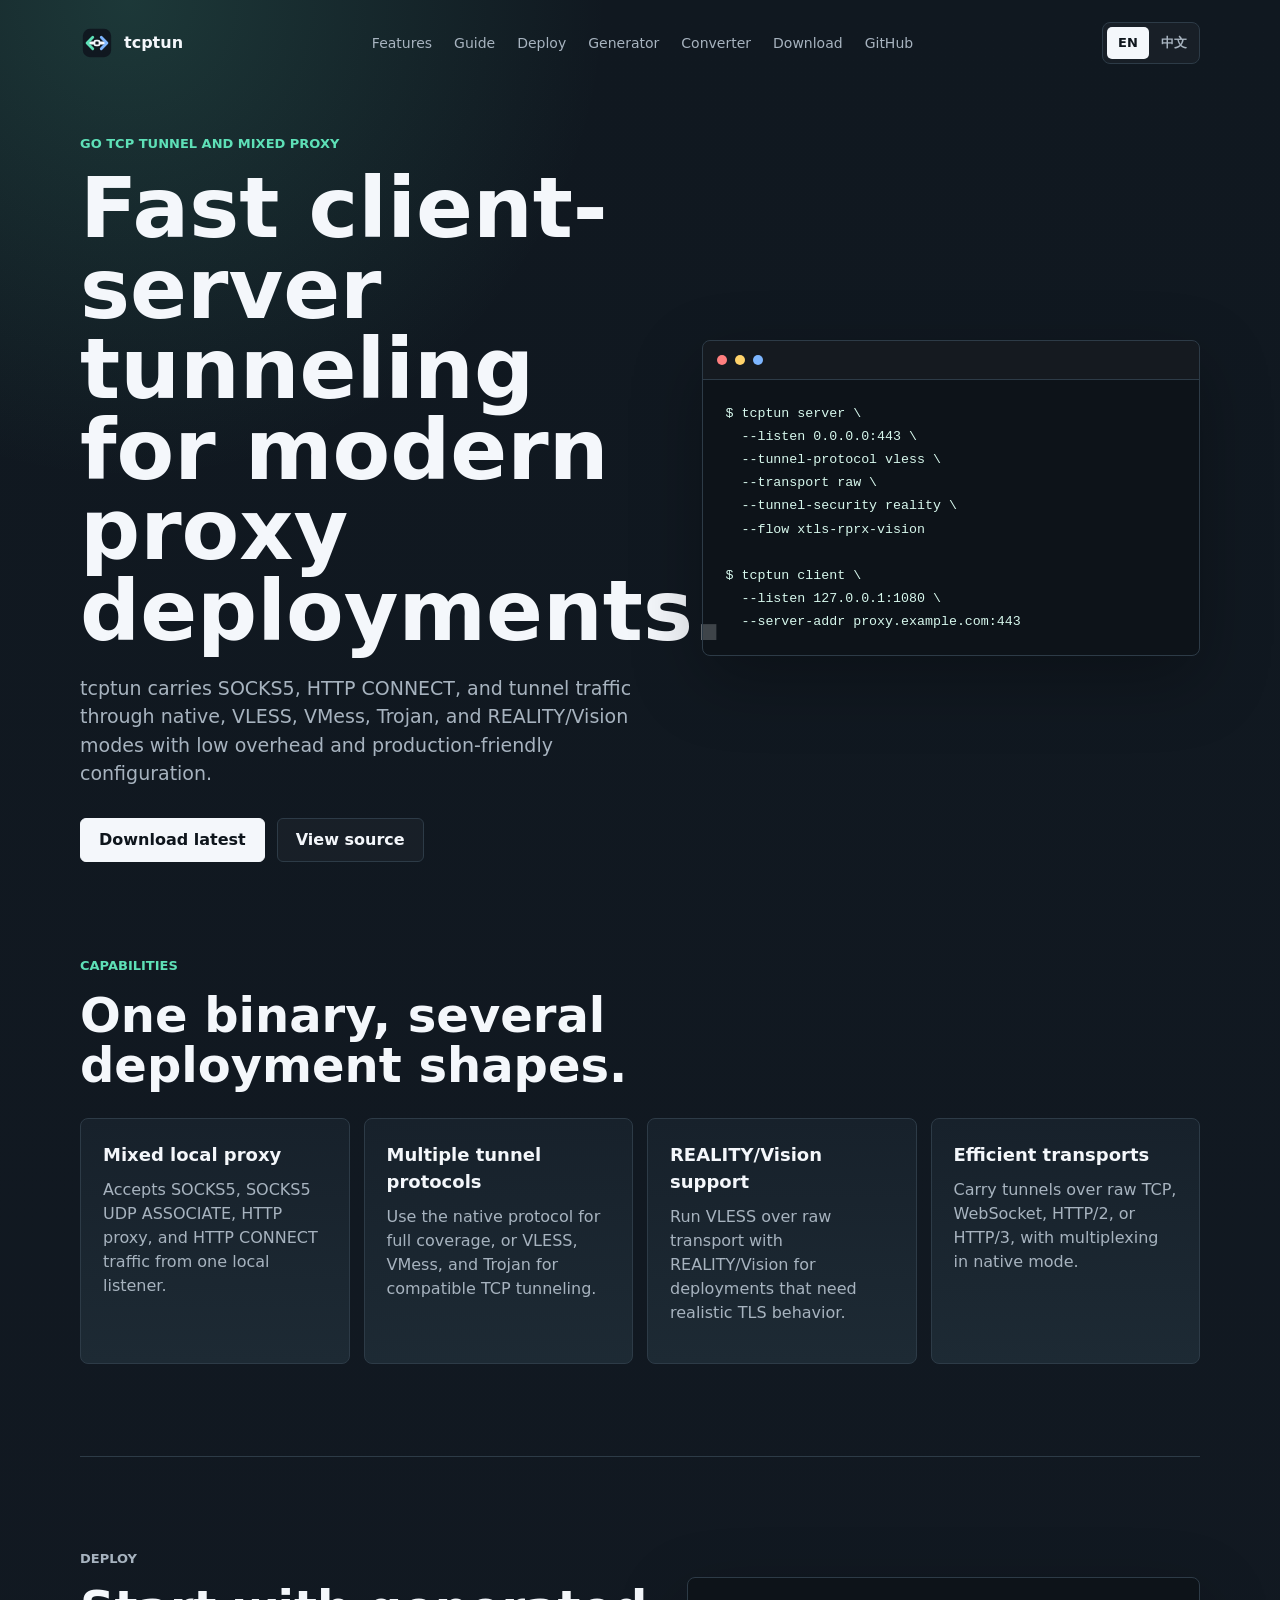
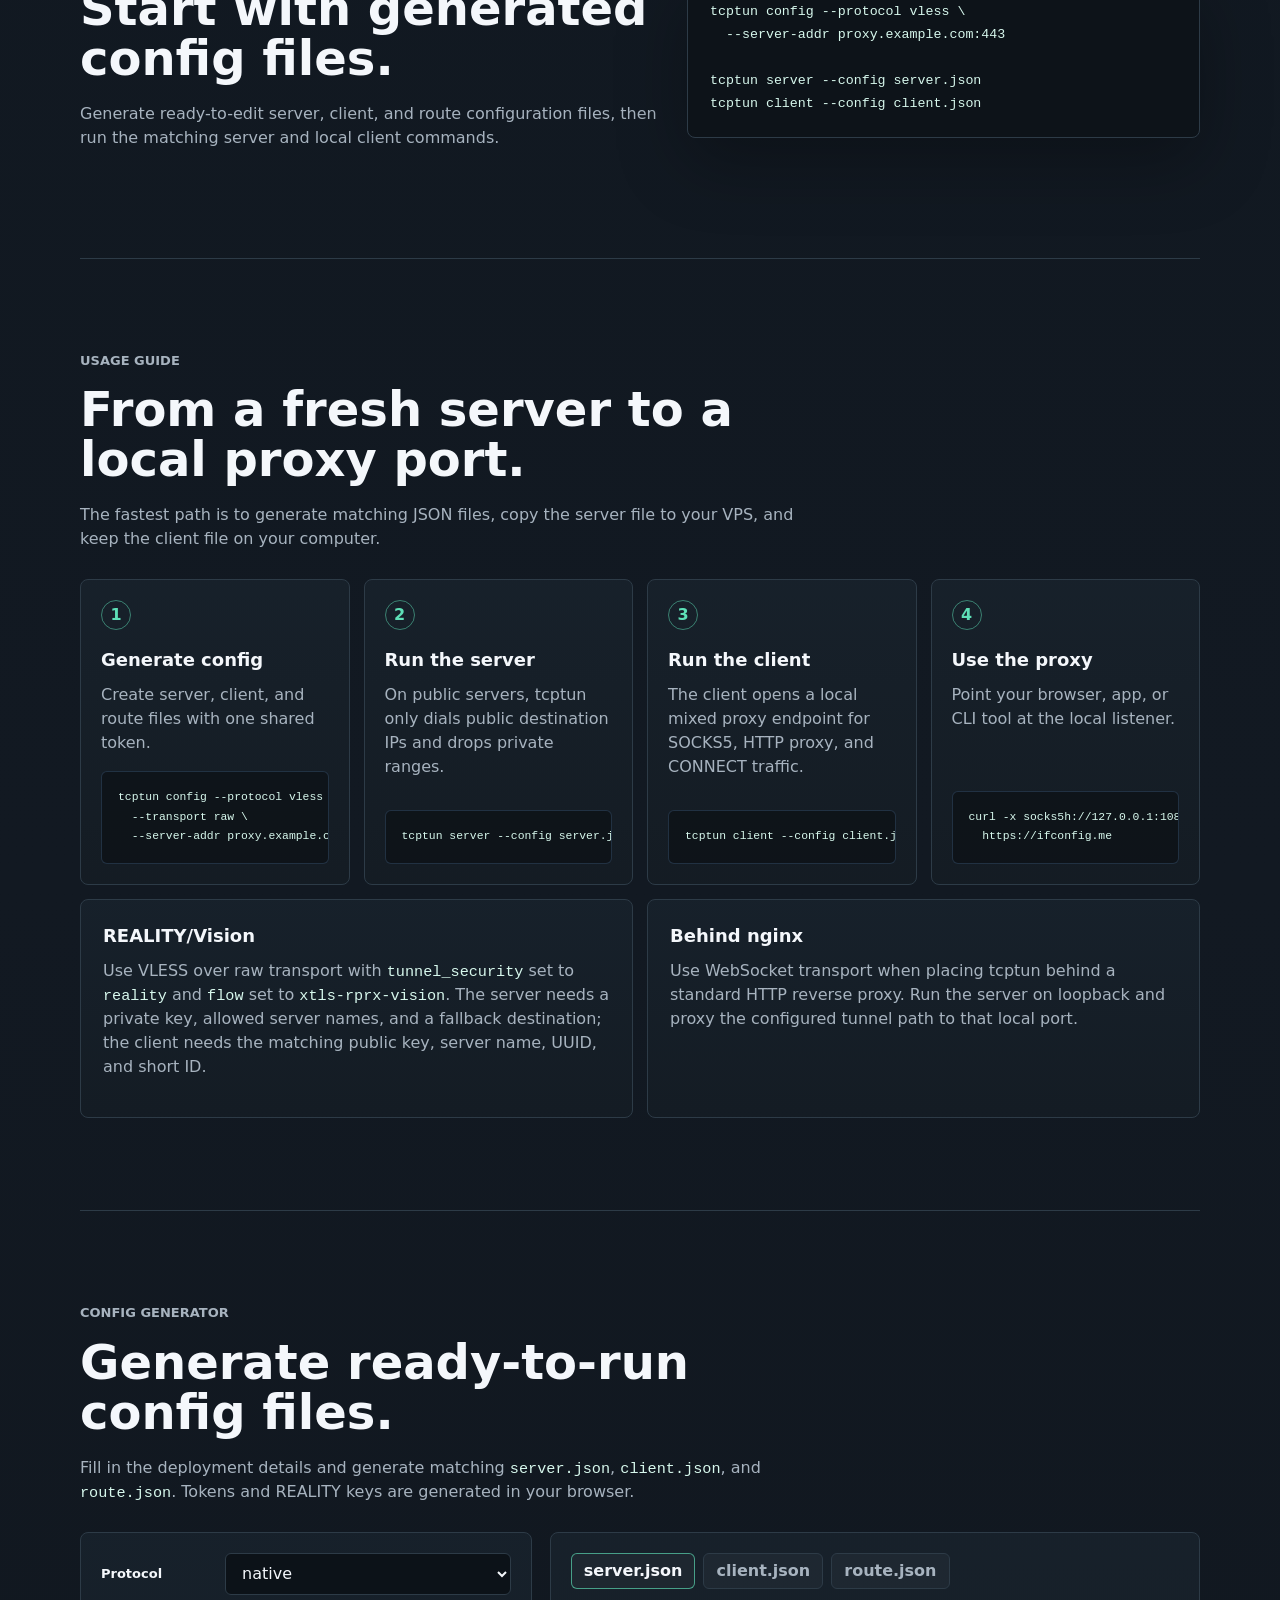
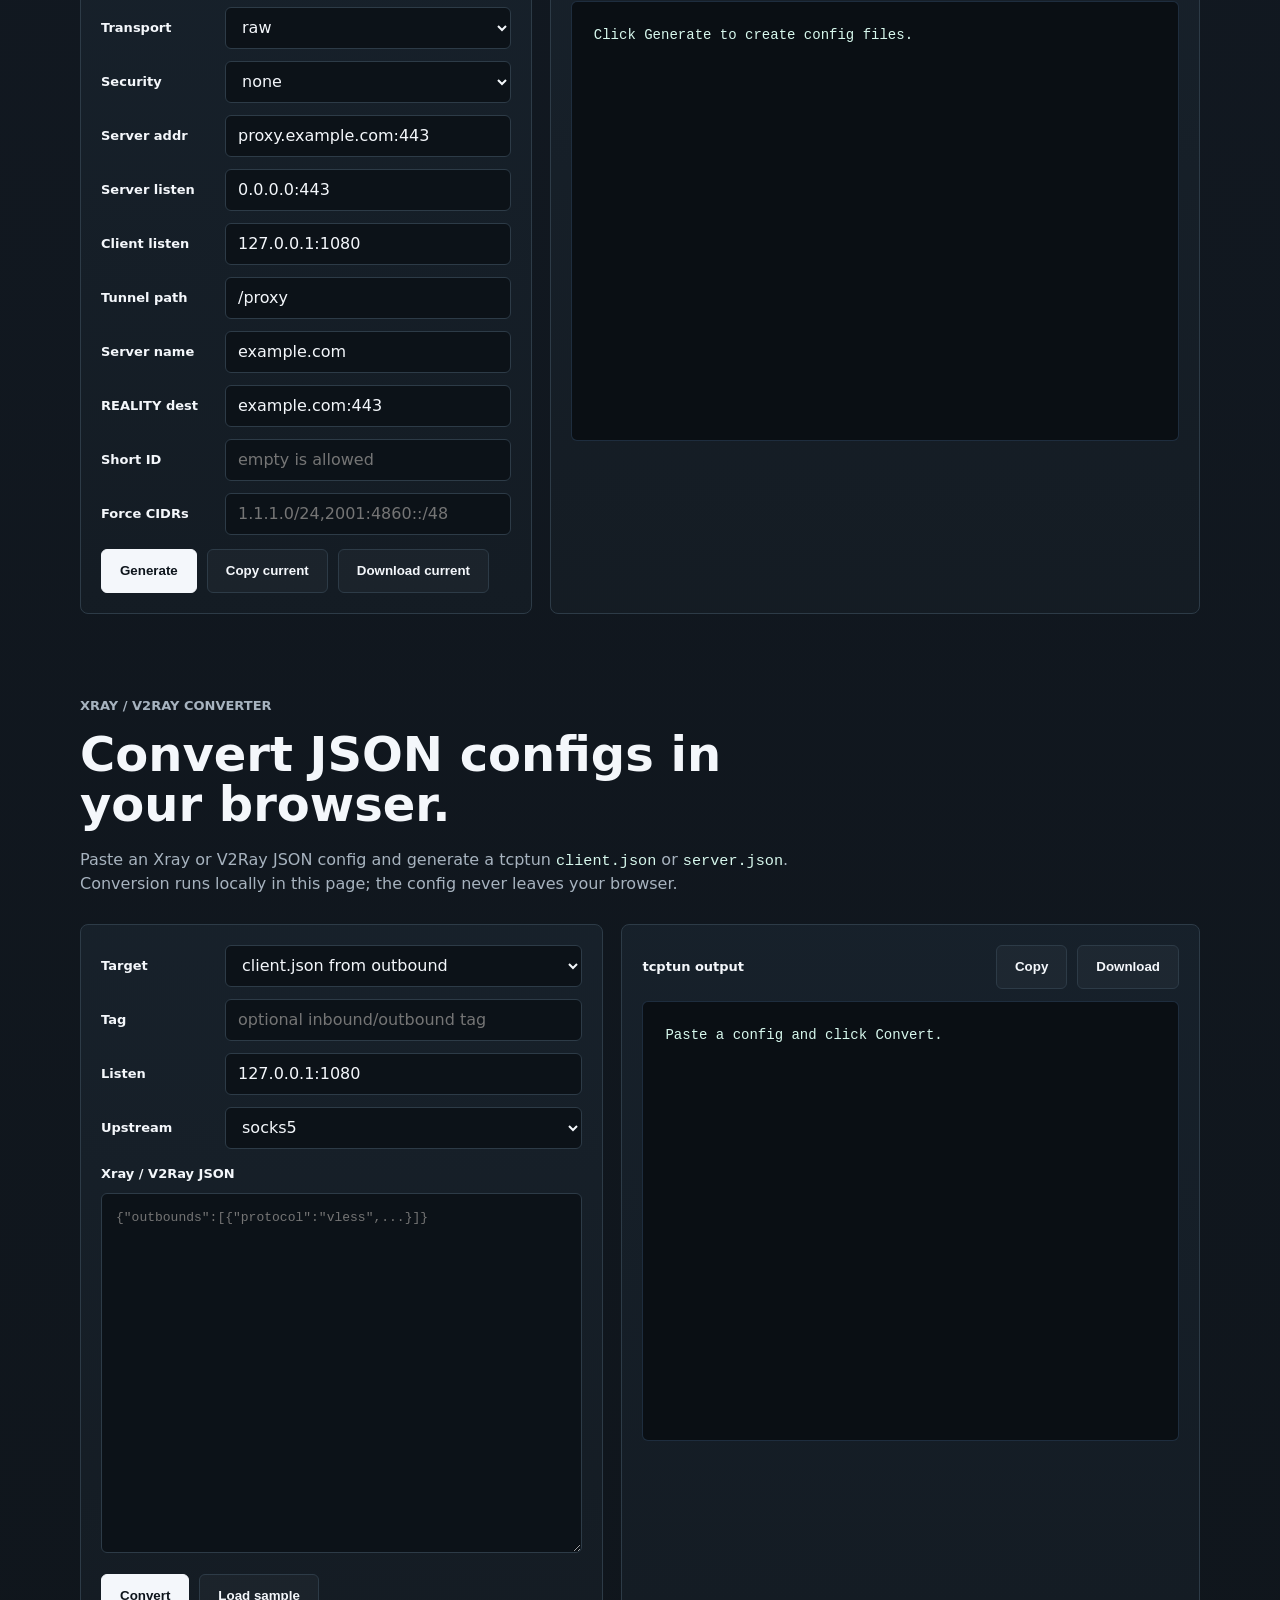
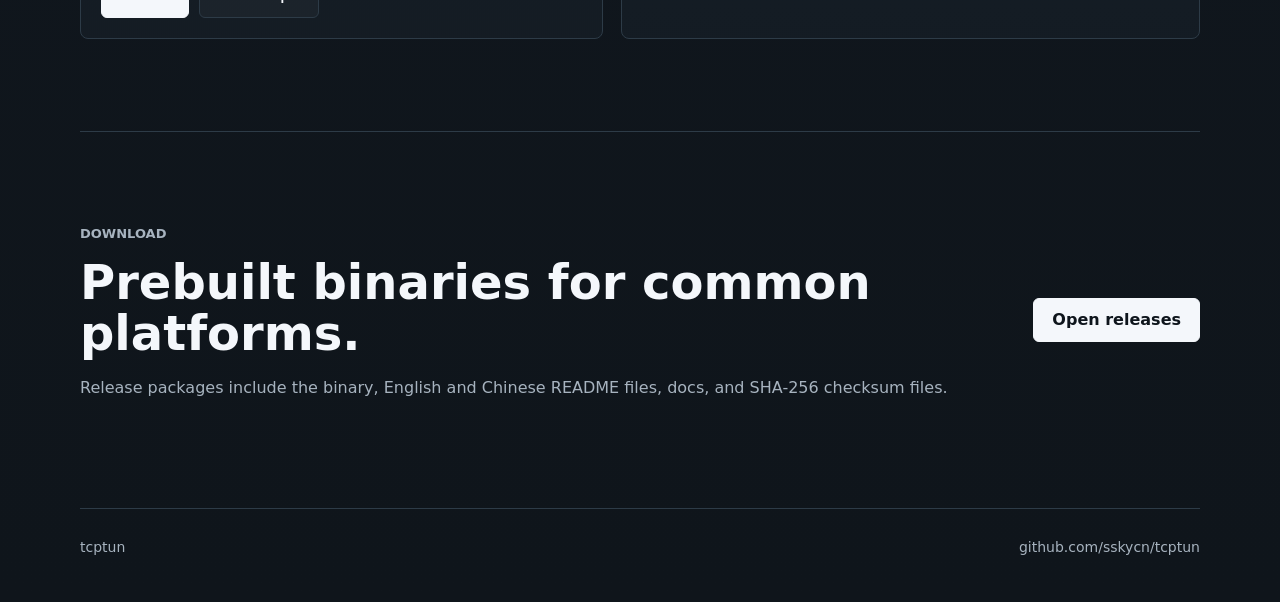
<file: site/index.html>
<!doctype html>
<html lang="en">
  <head>
    <meta charset="utf-8">
    <meta name="viewport" content="width=device-width, initial-scale=1">
    <title data-i18n="meta.title">tcptun - High-performance TCP tunnel and mixed proxy</title>
    <meta name="description" data-i18n-content="meta.description" content="tcptun is a high-performance Go TCP tunnel and mixed proxy for native, VLESS, VMess, Trojan, and REALITY/Vision client-server deployments.">
    <link rel="canonical" href="https://tcptun.com/">
    <meta property="og:title" content="tcptun">
    <meta property="og:description" data-i18n-content="meta.ogDescription" content="A high-performance Go TCP tunnel and mixed proxy with native, VLESS, VMess, Trojan, and REALITY/Vision support.">
    <meta property="og:type" content="website">
    <meta property="og:url" content="https://tcptun.com/">
    <meta name="theme-color" content="#101820">
    <link rel="icon" href="icon.svg?v=20260701-2" type="image/svg+xml">
    <link rel="stylesheet" href="styles.css">
  </head>
  <body>
    <header class="topbar">
      <a class="brand" href="/" aria-label="tcptun home">
        <img class="brand-icon" src="icon.svg?v=20260701-2" alt="" aria-hidden="true">
        <span>tcptun</span>
      </a>
      <nav class="nav" aria-label="Primary">
        <a href="#features" data-i18n="nav.features">Features</a>
        <a href="guide/" data-i18n="nav.guide">Guide</a>
        <a href="#deploy" data-i18n="nav.deploy">Deploy</a>
        <a href="#generator" data-i18n="nav.generator">Generator</a>
        <a href="#converter" data-i18n="nav.converter">Converter</a>
        <a href="#download" data-i18n="nav.download">Download</a>
        <a href="https://github.com/sskycn/tcptun">GitHub</a>
      </nav>
      <div class="language-switch" aria-label="Language">
        <button type="button" data-lang-option="en">EN</button>
        <button type="button" data-lang-option="zh">中文</button>
      </div>
    </header>

    <main>
      <section class="hero">
        <div class="hero-copy">
          <p class="eyebrow" data-i18n="hero.eyebrow">Go TCP tunnel and mixed proxy</p>
          <h1 data-i18n="hero.title">Fast client-server tunneling for modern proxy deployments.</h1>
          <p class="lede" data-i18n="hero.lede">
            tcptun carries SOCKS5, HTTP CONNECT, and tunnel traffic through native,
            VLESS, VMess, Trojan, and REALITY/Vision modes with low overhead and
            production-friendly configuration.
          </p>
          <div class="actions">
            <a class="button primary" href="https://github.com/sskycn/tcptun/releases/latest" data-i18n="hero.download">Download latest</a>
            <a class="button secondary" href="https://github.com/sskycn/tcptun" data-i18n="hero.source">View source</a>
          </div>
        </div>
        <div class="terminal" aria-label="tcptun command preview">
          <div class="terminal-bar">
            <span></span>
            <span></span>
            <span></span>
          </div>
          <pre><code>$ tcptun server \
  --listen 0.0.0.0:443 \
  --tunnel-protocol vless \
  --transport raw \
  --tunnel-security reality \
  --flow xtls-rprx-vision

$ tcptun client \
  --listen 127.0.0.1:1080 \
  --server-addr proxy.example.com:443</code></pre>
        </div>
      </section>

      <section id="features" class="section">
        <div class="section-heading">
          <p class="eyebrow" data-i18n="features.eyebrow">Capabilities</p>
          <h2 data-i18n="features.title">One binary, several deployment shapes.</h2>
        </div>
        <div class="feature-grid">
          <article>
            <h3 data-i18n="features.mixedTitle">Mixed local proxy</h3>
            <p data-i18n="features.mixedBody">Accepts SOCKS5, SOCKS5 UDP ASSOCIATE, HTTP proxy, and HTTP CONNECT traffic from one local listener.</p>
          </article>
          <article>
            <h3 data-i18n="features.protocolTitle">Multiple tunnel protocols</h3>
            <p data-i18n="features.protocolBody">Use the native protocol for full coverage, or VLESS, VMess, and Trojan for compatible TCP tunneling.</p>
          </article>
          <article>
            <h3 data-i18n="features.realityTitle">REALITY/Vision support</h3>
            <p data-i18n="features.realityBody">Run VLESS over raw transport with REALITY/Vision for deployments that need realistic TLS behavior.</p>
          </article>
          <article>
            <h3 data-i18n="features.transportTitle">Efficient transports</h3>
            <p data-i18n="features.transportBody">Carry tunnels over raw TCP, WebSocket, HTTP/2, or HTTP/3, with multiplexing in native mode.</p>
          </article>
        </div>
      </section>

      <section id="deploy" class="section split">
        <div>
          <p class="eyebrow" data-i18n="deploy.eyebrow">Deploy</p>
          <h2 data-i18n="deploy.title">Start with generated config files.</h2>
          <p data-i18n="deploy.body">
            Generate ready-to-edit server, client, and route configuration files,
            then run the matching server and local client commands.
          </p>
        </div>
        <div class="code-card">
          <pre><code>tcptun config --protocol vless \
  --server-addr proxy.example.com:443

tcptun server --config server.json
tcptun client --config client.json</code></pre>
        </div>
      </section>

      <section id="guide" class="section guide">
        <div class="section-heading">
          <p class="eyebrow" data-i18n="guide.eyebrow">Usage Guide</p>
          <h2 data-i18n="guide.title">From a fresh server to a local proxy port.</h2>
          <p data-i18n="guide.body">
            The fastest path is to generate matching JSON files, copy the server
            file to your VPS, and keep the client file on your computer.
          </p>
        </div>
        <div class="steps">
          <article>
            <span class="step-index">1</span>
            <h3 data-i18n="guide.step1Title">Generate config</h3>
            <p data-i18n="guide.step1Body">Create server, client, and route files with one shared token.</p>
            <pre><code>tcptun config --protocol vless \
  --transport raw \
  --server-addr proxy.example.com:443</code></pre>
          </article>
          <article>
            <span class="step-index">2</span>
            <h3 data-i18n="guide.step2Title">Run the server</h3>
            <p data-i18n="guide.step2Body">On public servers, tcptun only dials public destination IPs and drops private ranges.</p>
            <pre><code>tcptun server --config server.json</code></pre>
          </article>
          <article>
            <span class="step-index">3</span>
            <h3 data-i18n="guide.step3Title">Run the client</h3>
            <p data-i18n="guide.step3Body">The client opens a local mixed proxy endpoint for SOCKS5, HTTP proxy, and CONNECT traffic.</p>
            <pre><code>tcptun client --config client.json</code></pre>
          </article>
          <article>
            <span class="step-index">4</span>
            <h3 data-i18n="guide.step4Title">Use the proxy</h3>
            <p data-i18n="guide.step4Body">Point your browser, app, or CLI tool at the local listener.</p>
            <pre><code>curl -x socks5h://127.0.0.1:1080 \
  https://ifconfig.me</code></pre>
          </article>
        </div>
        <div class="guide-notes">
          <div>
            <h3 data-i18n="guide.realityTitle">REALITY/Vision</h3>
            <p data-i18n="guide.realityBody">
              Use VLESS over raw transport with <code>tunnel_security</code> set
              to <code>reality</code> and <code>flow</code> set to
              <code>xtls-rprx-vision</code>. The server needs a private key,
              allowed server names, and a fallback destination; the client needs
              the matching public key, server name, UUID, and short ID.
            </p>
          </div>
          <div>
            <h3 data-i18n="guide.nginxTitle">Behind nginx</h3>
            <p data-i18n="guide.nginxBody">
              Use WebSocket transport when placing tcptun behind a standard HTTP
              reverse proxy. Run the server on loopback and proxy the configured
              tunnel path to that local port.
            </p>
          </div>
        </div>
      </section>

      <section id="converter" class="section converter-section">
        <div id="generator" class="section-heading">
          <p class="eyebrow" data-i18n="generator.eyebrow">Config Generator</p>
          <h2 data-i18n="generator.title">Generate ready-to-run config files.</h2>
          <p data-i18n="generator.body">
            Fill in the deployment details and generate matching
            <code>server.json</code>, <code>client.json</code>, and
            <code>route.json</code>. Tokens and REALITY keys are generated in
            your browser.
          </p>
        </div>
        <div class="generator">
          <div class="generator-form">
            <div class="field-row">
              <label for="gen-protocol" data-i18n="generator.protocol">Protocol</label>
              <select id="gen-protocol">
                <option value="native">native</option>
                <option value="vless">vless</option>
                <option value="vmess">vmess</option>
                <option value="trojan">trojan</option>
              </select>
            </div>
            <div class="field-row">
              <label for="gen-transport" data-i18n="generator.transport">Transport</label>
              <select id="gen-transport">
                <option value="raw">raw</option>
                <option value="ws">ws</option>
                <option value="h2">h2</option>
                <option value="h3">h3</option>
              </select>
            </div>
            <div class="field-row">
              <label for="gen-security" data-i18n="generator.security">Security</label>
              <select id="gen-security">
                <option value="none">none</option>
                <option value="tls">tls</option>
                <option value="reality">reality</option>
              </select>
            </div>
            <div class="field-row">
              <label for="gen-server-addr" data-i18n="generator.serverAddr">Server addr</label>
              <input id="gen-server-addr" type="text" value="proxy.example.com:443">
            </div>
            <div class="field-row">
              <label for="gen-server-listen" data-i18n="generator.serverListen">Server listen</label>
              <input id="gen-server-listen" type="text" value="0.0.0.0:443">
            </div>
            <div class="field-row">
              <label for="gen-client-listen" data-i18n="generator.clientListen">Client listen</label>
              <input id="gen-client-listen" type="text" value="127.0.0.1:1080">
            </div>
            <div class="field-row">
              <label for="gen-path" data-i18n="generator.path">Tunnel path</label>
              <input id="gen-path" type="text" value="/proxy">
            </div>
            <div class="field-row">
              <label for="gen-server-name" data-i18n="generator.serverName">Server name</label>
              <input id="gen-server-name" type="text" value="example.com">
            </div>
            <div class="field-row">
              <label for="gen-reality-dest" data-i18n="generator.realityDest">REALITY dest</label>
              <input id="gen-reality-dest" type="text" value="example.com:443">
            </div>
            <div class="field-row">
              <label for="gen-short-id" data-i18n="generator.shortID">Short ID</label>
              <input id="gen-short-id" type="text" placeholder="empty is allowed" data-i18n-placeholder="generator.shortIDPlaceholder">
            </div>
            <div class="field-row">
              <label for="gen-force-cidrs" data-i18n="generator.forceCIDRs">Force CIDRs</label>
              <input id="gen-force-cidrs" type="text" placeholder="1.1.1.0/24,2001:4860::/48">
            </div>
            <div class="converter-actions">
              <button class="button primary" id="generate-button" type="button" data-i18n="generator.generate">Generate</button>
              <button class="button secondary" id="generator-copy-button" type="button" data-i18n="generator.copy">Copy current</button>
              <button class="button secondary" id="generator-download-button" type="button" data-i18n="generator.download">Download current</button>
            </div>
          </div>
          <div class="generator-output">
            <div class="tabs" role="tablist" aria-label="Generated files" data-i18n-aria-label="generator.generatedFiles">
              <button class="tab active" data-generated-file="server" type="button">server.json</button>
              <button class="tab" data-generated-file="client" type="button">client.json</button>
              <button class="tab" data-generated-file="route" type="button">route.json</button>
            </div>
            <pre class="converter-output" id="generator-output" aria-live="polite"><code data-i18n="generator.initialOutput">Click Generate to create config files.</code></pre>
            <p class="converter-status" id="generator-status"></p>
          </div>
        </div>

        <div class="section-heading">
          <p class="eyebrow" data-i18n="converter.eyebrow">Xray / V2Ray Converter</p>
          <h2 data-i18n="converter.title">Convert JSON configs in your browser.</h2>
          <p data-i18n="converter.body">
            Paste an Xray or V2Ray JSON config and generate a tcptun
            <code>client.json</code> or <code>server.json</code>. Conversion runs
            locally in this page; the config never leaves your browser.
          </p>
        </div>
        <div class="converter">
          <div class="converter-pane">
            <div class="field-row">
              <label for="target" data-i18n="converter.target">Target</label>
              <select id="target">
                <option value="client" data-i18n="converter.targetClient">client.json from outbound</option>
                <option value="server" data-i18n="converter.targetServer">server.json from inbound</option>
              </select>
            </div>
            <div class="field-row">
              <label for="tag" data-i18n="converter.tag">Tag</label>
              <input id="tag" type="text" placeholder="optional inbound/outbound tag" data-i18n-placeholder="converter.tagPlaceholder">
            </div>
            <div class="field-row">
              <label for="listen" data-i18n="converter.listen">Listen</label>
              <input id="listen" type="text" value="127.0.0.1:1080">
            </div>
            <div class="field-row" id="upstream-row">
              <label for="upstream" data-i18n="converter.upstream">Upstream</label>
              <select id="upstream">
                <option value="socks5">socks5</option>
                <option value="mixed">mixed</option>
              </select>
            </div>
            <label class="textarea-label" for="source-config" data-i18n="converter.source">Xray / V2Ray JSON</label>
            <textarea id="source-config" spellcheck="false" placeholder='{"outbounds":[{"protocol":"vless",...}]}'></textarea>
            <div class="converter-actions">
              <button class="button primary" id="convert-button" type="button" data-i18n="converter.convert">Convert</button>
              <button class="button secondary" id="sample-button" type="button" data-i18n="converter.sample">Load sample</button>
            </div>
          </div>
          <div class="converter-pane output-pane">
            <div class="output-heading">
              <span data-i18n="converter.output">tcptun output</span>
              <div class="converter-actions compact">
                <button class="button secondary" id="copy-button" type="button" data-i18n="converter.copy">Copy</button>
                <button class="button secondary" id="download-button" type="button" data-i18n="converter.download">Download</button>
              </div>
            </div>
            <pre class="converter-output" id="converter-output" aria-live="polite"><code data-i18n="converter.initialOutput">Paste a config and click Convert.</code></pre>
            <p class="converter-status" id="converter-status"></p>
          </div>
        </div>
      </section>

      <section id="download" class="section download">
        <div>
          <p class="eyebrow" data-i18n="download.eyebrow">Download</p>
          <h2 data-i18n="download.title">Prebuilt binaries for common platforms.</h2>
          <p data-i18n="download.body">Release packages include the binary, English and Chinese README files, docs, and SHA-256 checksum files.</p>
        </div>
        <a class="button primary" href="https://github.com/sskycn/tcptun/releases/latest" data-i18n="download.open">Open releases</a>
      </section>
    </main>

    <footer class="footer">
      <span>tcptun</span>
      <a href="https://github.com/sskycn/tcptun">github.com/sskycn/tcptun</a>
    </footer>
    <script src="converter.js?v=20260701-2"></script>
  </body>
</html>
</file>
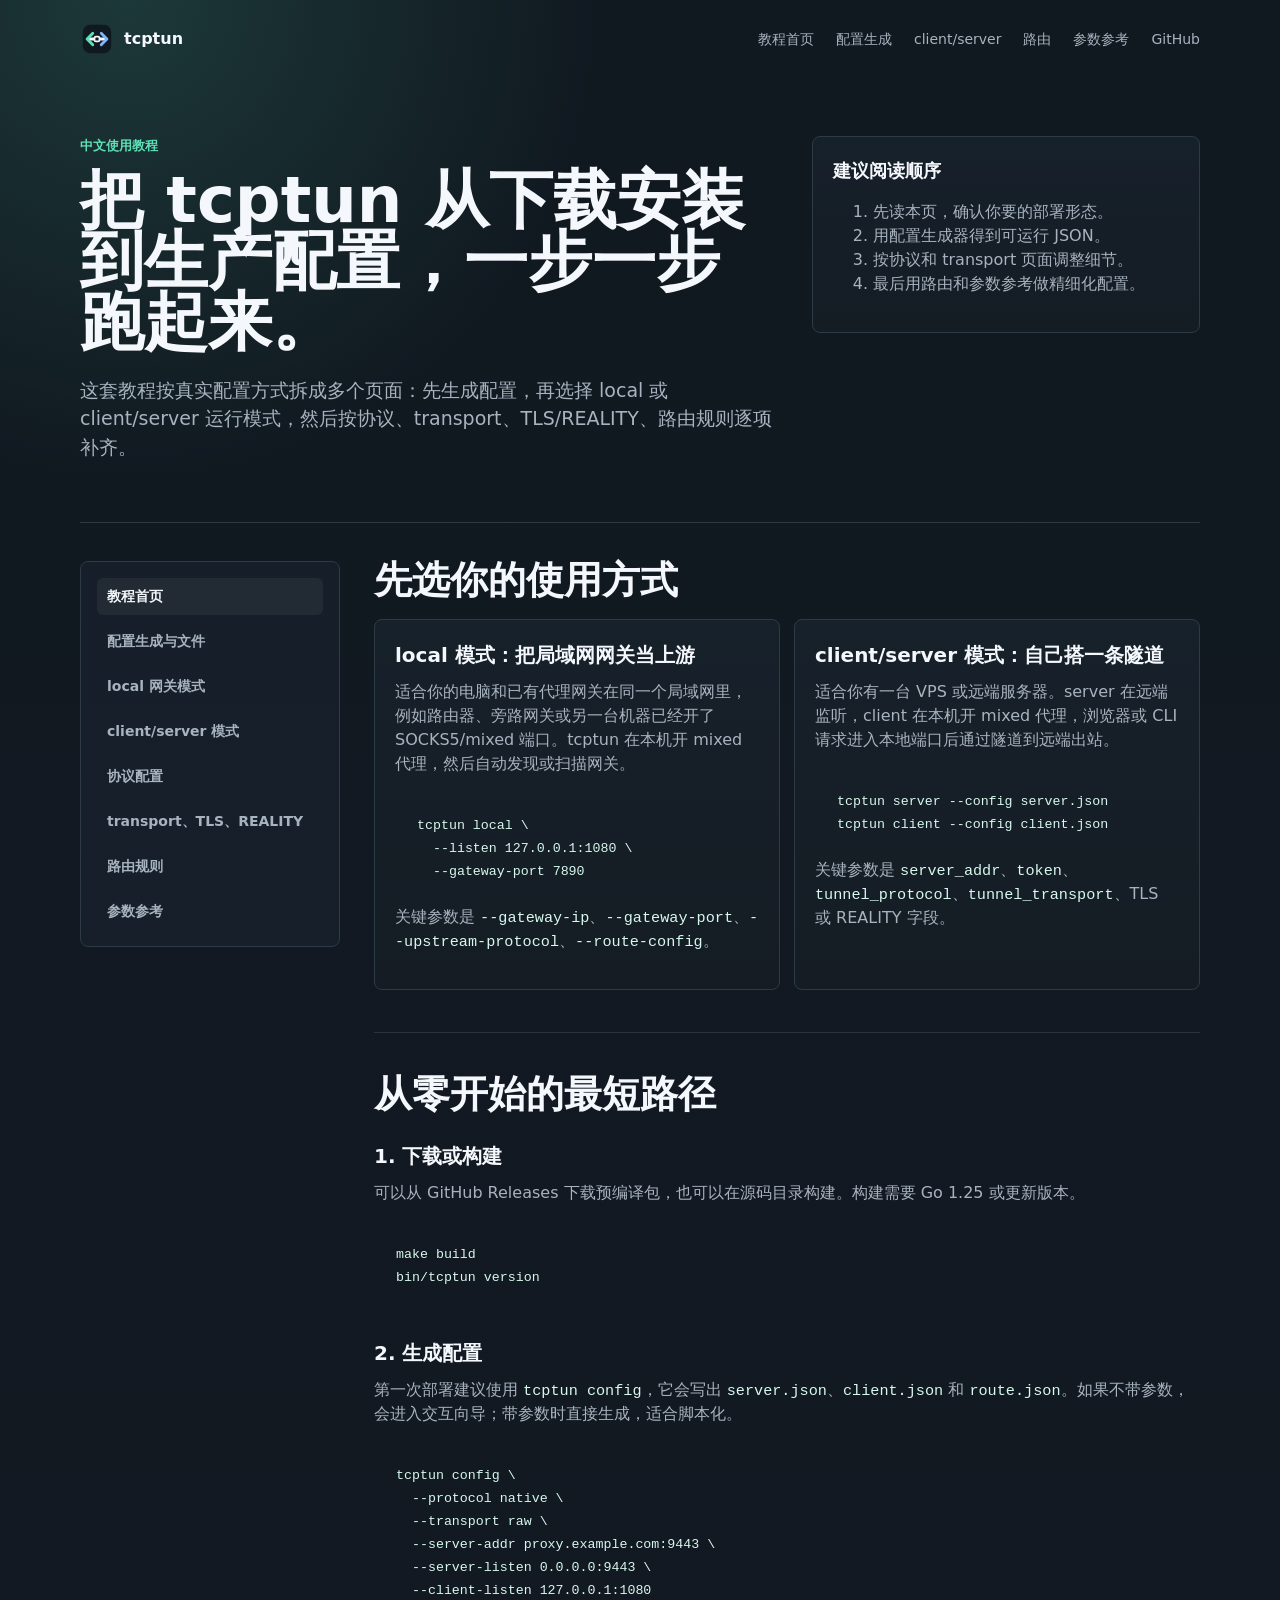
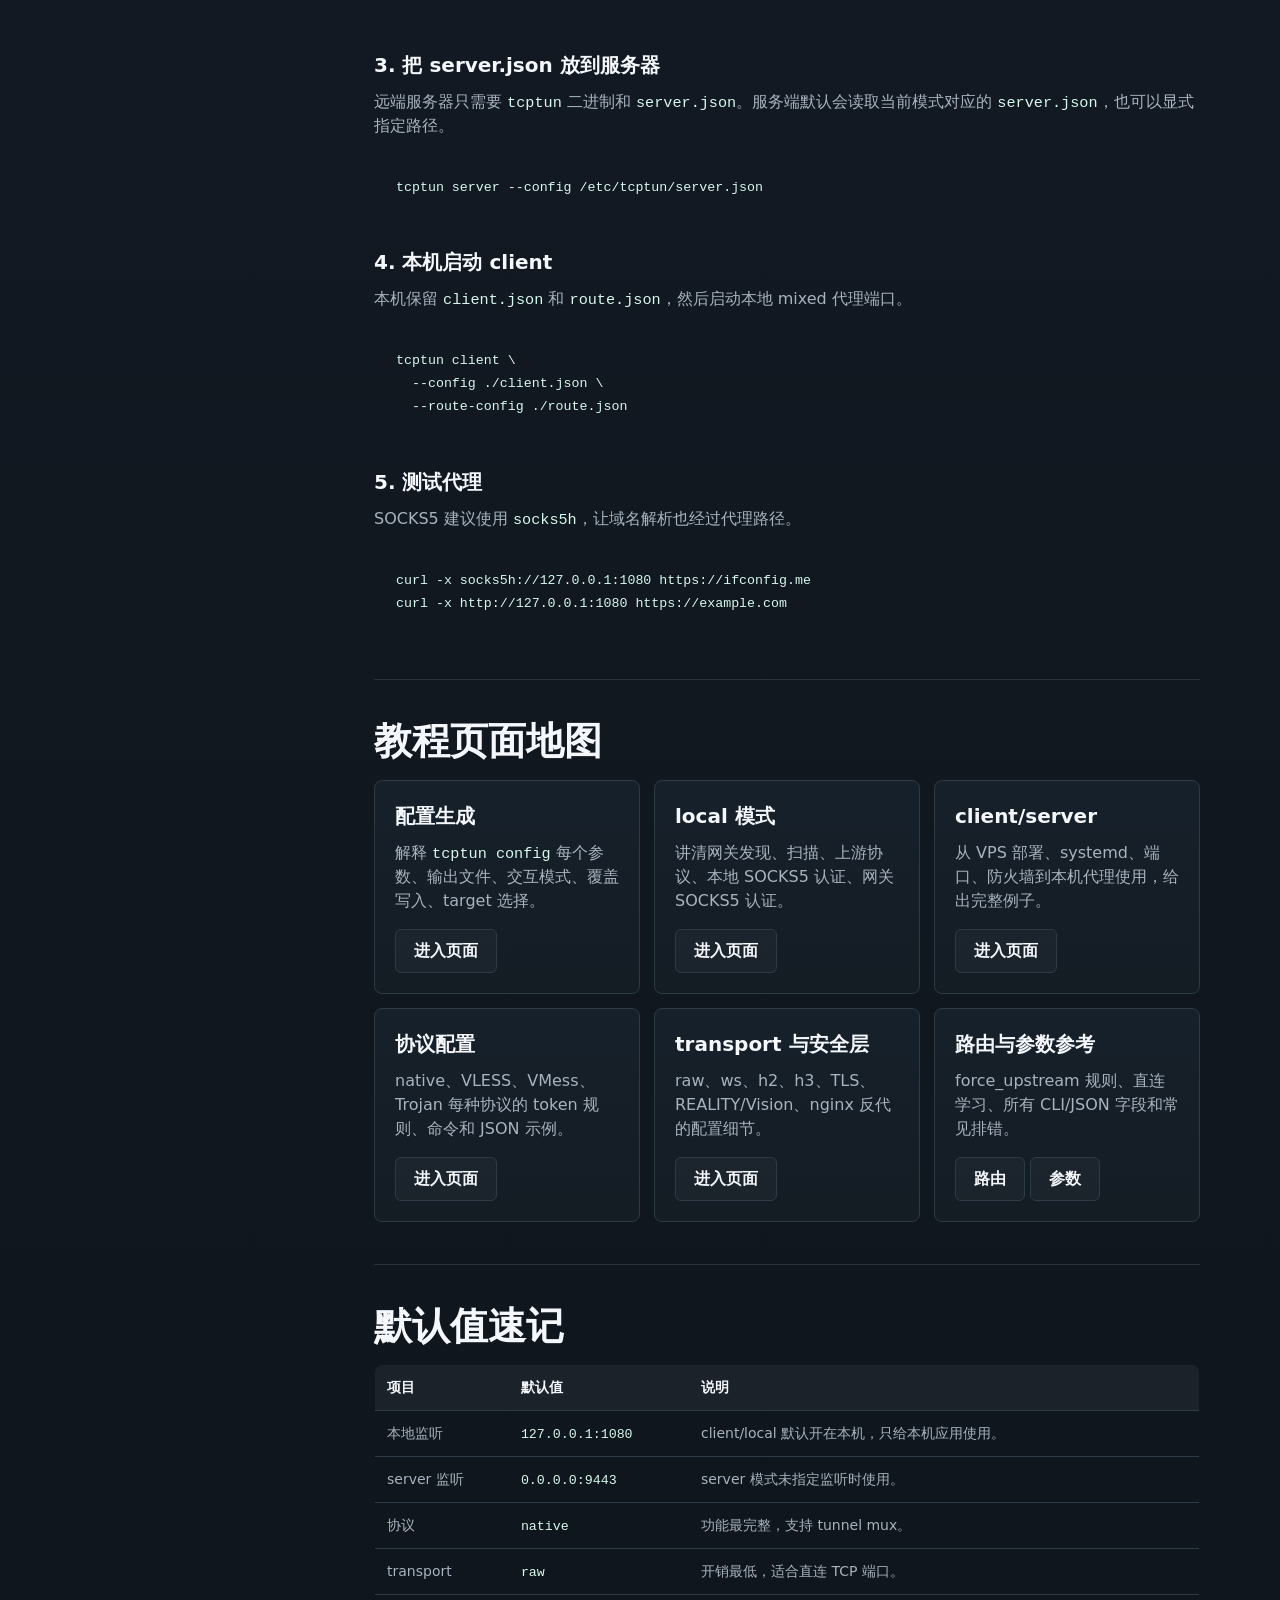
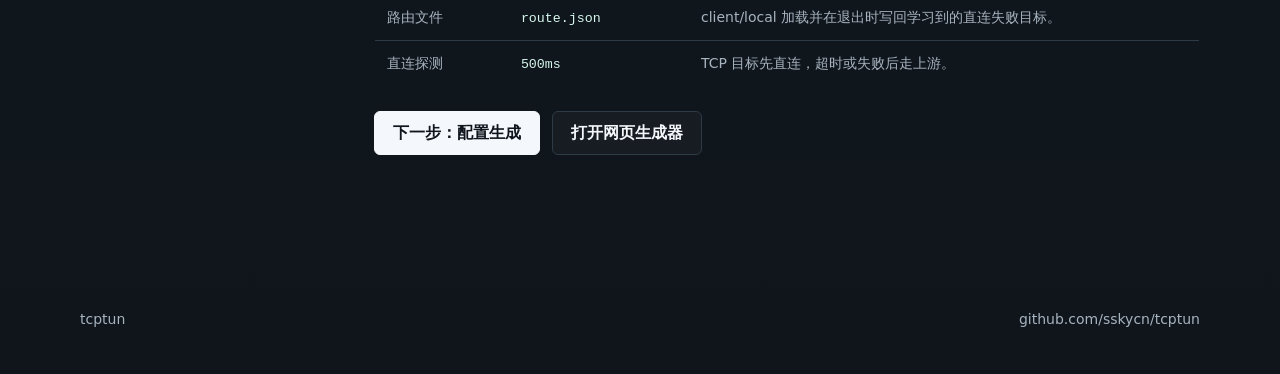
<file: site/guide/index.html>
<!doctype html>
<html lang="zh-CN">
  <head>
    <meta charset="utf-8">
    <meta name="viewport" content="width=device-width, initial-scale=1">
    <title>tcptun 使用教程 - 从安装到所有配置</title>
    <meta name="description" content="tcptun 中文多页教程，覆盖安装、配置生成、local、client/server、协议、transport、TLS、REALITY、路由和参数参考。">
    <link rel="canonical" href="https://tcptun.com/guide/">
    <meta name="theme-color" content="#101820">
    <link rel="icon" href="../icon.svg?v=20260701-2" type="image/svg+xml">
    <link rel="stylesheet" href="../styles.css">
  </head>
  <body>
    <header class="topbar">
      <a class="brand" href="../" aria-label="tcptun home">
        <img class="brand-icon" src="../icon.svg?v=20260701-2" alt="" aria-hidden="true">
        <span>tcptun</span>
      </a>
      <nav class="nav" aria-label="Primary">
        <a href="./">教程首页</a>
        <a href="config.html">配置生成</a>
        <a href="client-server.html">client/server</a>
        <a href="routes.html">路由</a>
        <a href="reference.html">参数参考</a>
        <a href="https://github.com/sskycn/tcptun">GitHub</a>
      </nav>
    </header>

    <main class="doc-main">
      <section class="doc-hero">
        <div>
          <p class="eyebrow">中文使用教程</p>
          <h1>把 tcptun 从下载安装到生产配置，一步一步跑起来。</h1>
          <p class="lede">这套教程按真实配置方式拆成多个页面：先生成配置，再选择 local 或 client/server 运行模式，然后按协议、transport、TLS/REALITY、路由规则逐项补齐。</p>
        </div>
        <div class="doc-card">
          <h3>建议阅读顺序</h3>
          <ol>
            <li>先读本页，确认你要的部署形态。</li>
            <li>用配置生成器得到可运行 JSON。</li>
            <li>按协议和 transport 页面调整细节。</li>
            <li>最后用路由和参数参考做精细化配置。</li>
          </ol>
        </div>
      </section>

      <section class="doc-shell">
        <aside class="doc-sidebar" aria-label="教程导航">
          <a class="active" href="./">教程首页</a>
          <a href="config.html">配置生成与文件</a>
          <a href="local.html">local 网关模式</a>
          <a href="client-server.html">client/server 模式</a>
          <a href="protocols.html">协议配置</a>
          <a href="transports.html">transport、TLS、REALITY</a>
          <a href="routes.html">路由规则</a>
          <a href="reference.html">参数参考</a>
        </aside>

        <div class="doc-content">
          <section class="doc-section">
            <h2>先选你的使用方式</h2>
            <div class="doc-grid">
              <article class="doc-card">
                <h3>local 模式：把局域网网关当上游</h3>
                <p>适合你的电脑和已有代理网关在同一个局域网里，例如路由器、旁路网关或另一台机器已经开了 SOCKS5/mixed 端口。tcptun 在本机开 mixed 代理，然后自动发现或扫描网关。</p>
                <pre><code>tcptun local \
  --listen 127.0.0.1:1080 \
  --gateway-port 7890</code></pre>
                <p>关键参数是 <code>--gateway-ip</code>、<code>--gateway-port</code>、<code>--upstream-protocol</code>、<code>--route-config</code>。</p>
              </article>
              <article class="doc-card">
                <h3>client/server 模式：自己搭一条隧道</h3>
                <p>适合你有一台 VPS 或远端服务器。server 在远端监听，client 在本机开 mixed 代理，浏览器或 CLI 请求进入本地端口后通过隧道到远端出站。</p>
                <pre><code>tcptun server --config server.json
tcptun client --config client.json</code></pre>
                <p>关键参数是 <code>server_addr</code>、<code>token</code>、<code>tunnel_protocol</code>、<code>tunnel_transport</code>、TLS 或 REALITY 字段。</p>
              </article>
            </div>
          </section>

          <section class="doc-section">
            <h2>从零开始的最短路径</h2>
            <h3>1. 下载或构建</h3>
            <p>可以从 GitHub Releases 下载预编译包，也可以在源码目录构建。构建需要 Go 1.25 或更新版本。</p>
            <pre><code>make build
bin/tcptun version</code></pre>

            <h3>2. 生成配置</h3>
            <p>第一次部署建议使用 <code>tcptun config</code>，它会写出 <code>server.json</code>、<code>client.json</code> 和 <code>route.json</code>。如果不带参数，会进入交互向导；带参数时直接生成，适合脚本化。</p>
            <pre><code>tcptun config \
  --protocol native \
  --transport raw \
  --server-addr proxy.example.com:9443 \
  --server-listen 0.0.0.0:9443 \
  --client-listen 127.0.0.1:1080</code></pre>

            <h3>3. 把 server.json 放到服务器</h3>
            <p>远端服务器只需要 <code>tcptun</code> 二进制和 <code>server.json</code>。服务端默认会读取当前模式对应的 <code>server.json</code>，也可以显式指定路径。</p>
            <pre><code>tcptun server --config /etc/tcptun/server.json</code></pre>

            <h3>4. 本机启动 client</h3>
            <p>本机保留 <code>client.json</code> 和 <code>route.json</code>，然后启动本地 mixed 代理端口。</p>
            <pre><code>tcptun client \
  --config ./client.json \
  --route-config ./route.json</code></pre>

            <h3>5. 测试代理</h3>
            <p>SOCKS5 建议使用 <code>socks5h</code>，让域名解析也经过代理路径。</p>
            <pre><code>curl -x socks5h://127.0.0.1:1080 https://ifconfig.me
curl -x http://127.0.0.1:1080 https://example.com</code></pre>
          </section>

          <section class="doc-section">
            <h2>教程页面地图</h2>
            <div class="doc-grid three">
              <article class="doc-card">
                <h3>配置生成</h3>
                <p>解释 <code>tcptun config</code> 每个参数、输出文件、交互模式、覆盖写入、target 选择。</p>
                <a class="button secondary" href="config.html">进入页面</a>
              </article>
              <article class="doc-card">
                <h3>local 模式</h3>
                <p>讲清网关发现、扫描、上游协议、本地 SOCKS5 认证、网关 SOCKS5 认证。</p>
                <a class="button secondary" href="local.html">进入页面</a>
              </article>
              <article class="doc-card">
                <h3>client/server</h3>
                <p>从 VPS 部署、systemd、端口、防火墙到本机代理使用，给出完整例子。</p>
                <a class="button secondary" href="client-server.html">进入页面</a>
              </article>
              <article class="doc-card">
                <h3>协议配置</h3>
                <p>native、VLESS、VMess、Trojan 每种协议的 token 规则、命令和 JSON 示例。</p>
                <a class="button secondary" href="protocols.html">进入页面</a>
              </article>
              <article class="doc-card">
                <h3>transport 与安全层</h3>
                <p>raw、ws、h2、h3、TLS、REALITY/Vision、nginx 反代的配置细节。</p>
                <a class="button secondary" href="transports.html">进入页面</a>
              </article>
              <article class="doc-card">
                <h3>路由与参数参考</h3>
                <p>force_upstream 规则、直连学习、所有 CLI/JSON 字段和常见排错。</p>
                <a class="button secondary" href="routes.html">路由</a>
                <a class="button secondary" href="reference.html">参数</a>
              </article>
            </div>
          </section>

          <section class="doc-section">
            <h2>默认值速记</h2>
            <table class="doc-table">
              <thead>
                <tr><th>项目</th><th>默认值</th><th>说明</th></tr>
              </thead>
              <tbody>
                <tr><td>本地监听</td><td><code>127.0.0.1:1080</code></td><td>client/local 默认开在本机，只给本机应用使用。</td></tr>
                <tr><td>server 监听</td><td><code>0.0.0.0:9443</code></td><td>server 模式未指定监听时使用。</td></tr>
                <tr><td>协议</td><td><code>native</code></td><td>功能最完整，支持 tunnel mux。</td></tr>
                <tr><td>transport</td><td><code>raw</code></td><td>开销最低，适合直连 TCP 端口。</td></tr>
                <tr><td>路由文件</td><td><code>route.json</code></td><td>client/local 加载并在退出时写回学习到的直连失败目标。</td></tr>
                <tr><td>直连探测</td><td><code>500ms</code></td><td>TCP 目标先直连，超时或失败后走上游。</td></tr>
              </tbody>
            </table>
            <div class="doc-next">
              <a class="button primary" href="config.html">下一步：配置生成</a>
              <a class="button secondary" href="../#generator">打开网页生成器</a>
            </div>
          </section>
        </div>
      </section>
    </main>

    <footer class="footer">
      <span>tcptun</span>
      <a href="https://github.com/sskycn/tcptun">github.com/sskycn/tcptun</a>
    </footer>
  </body>
</html>
</file>
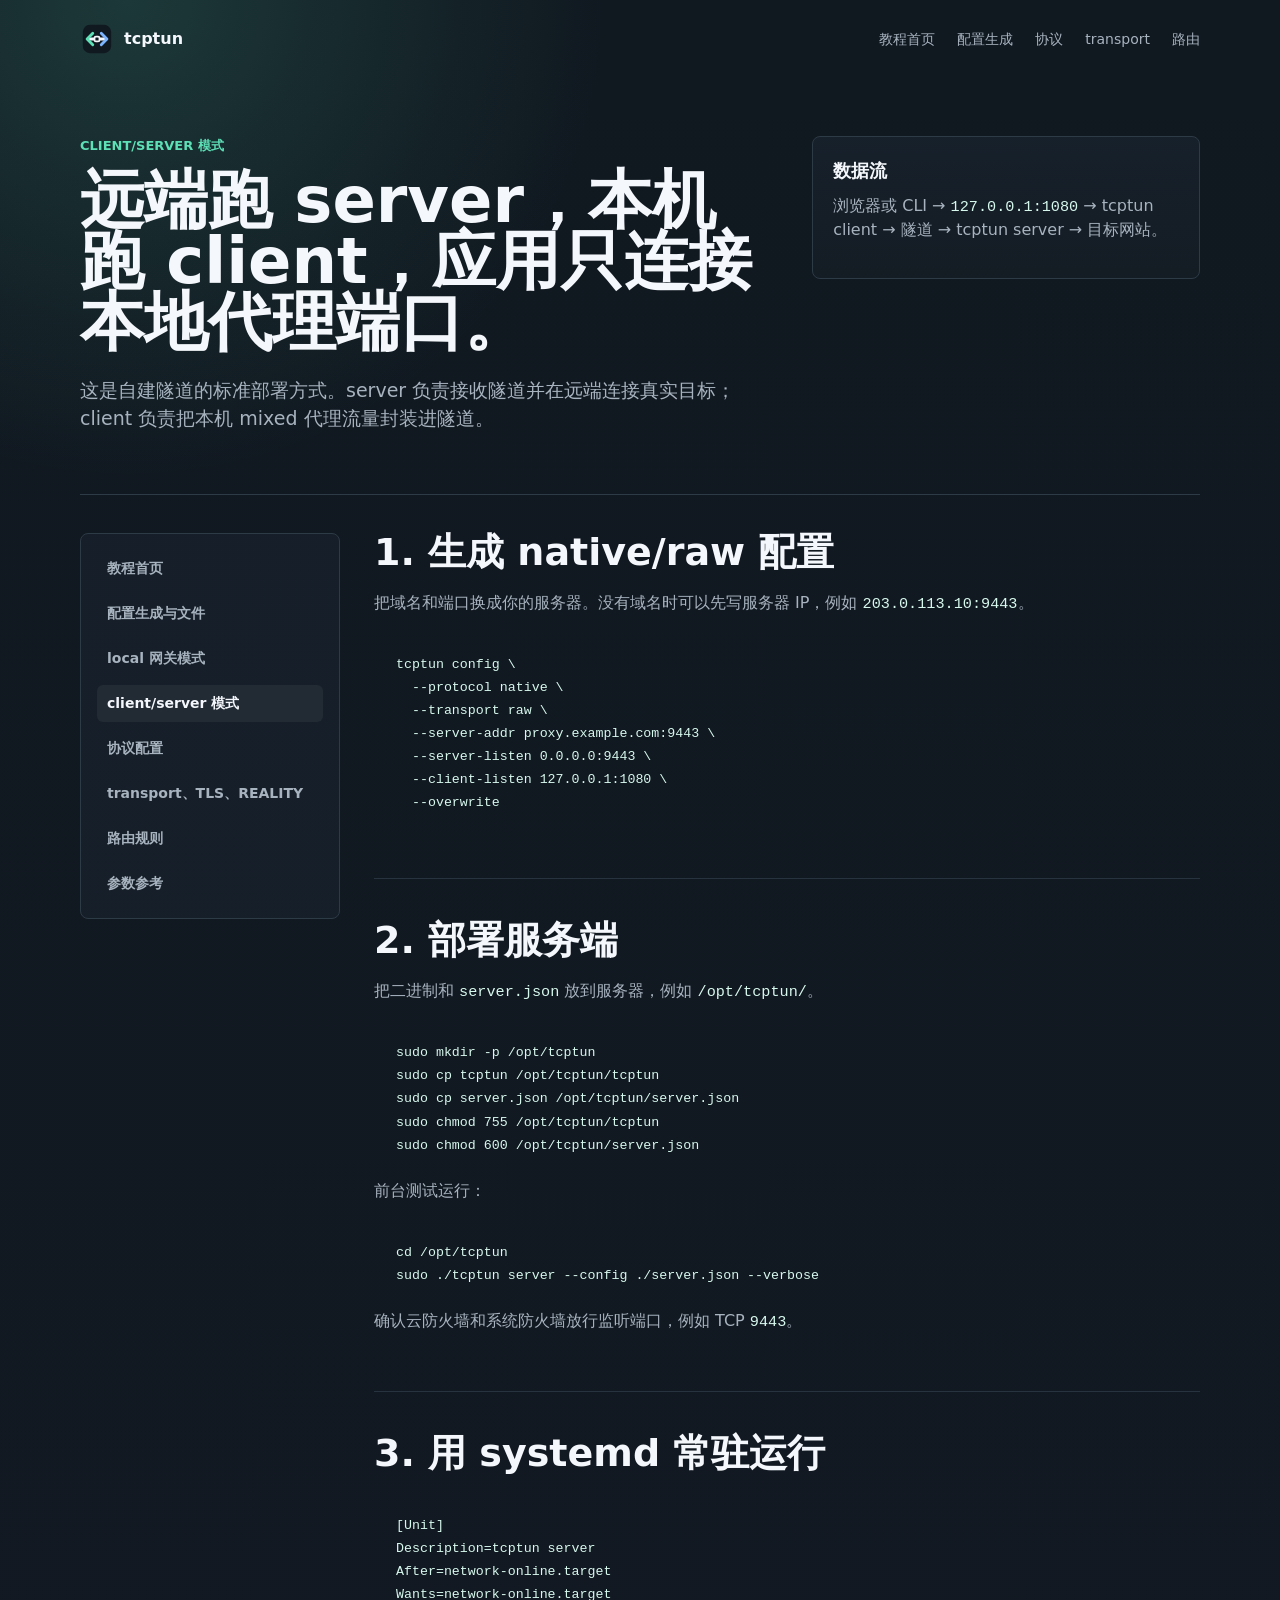
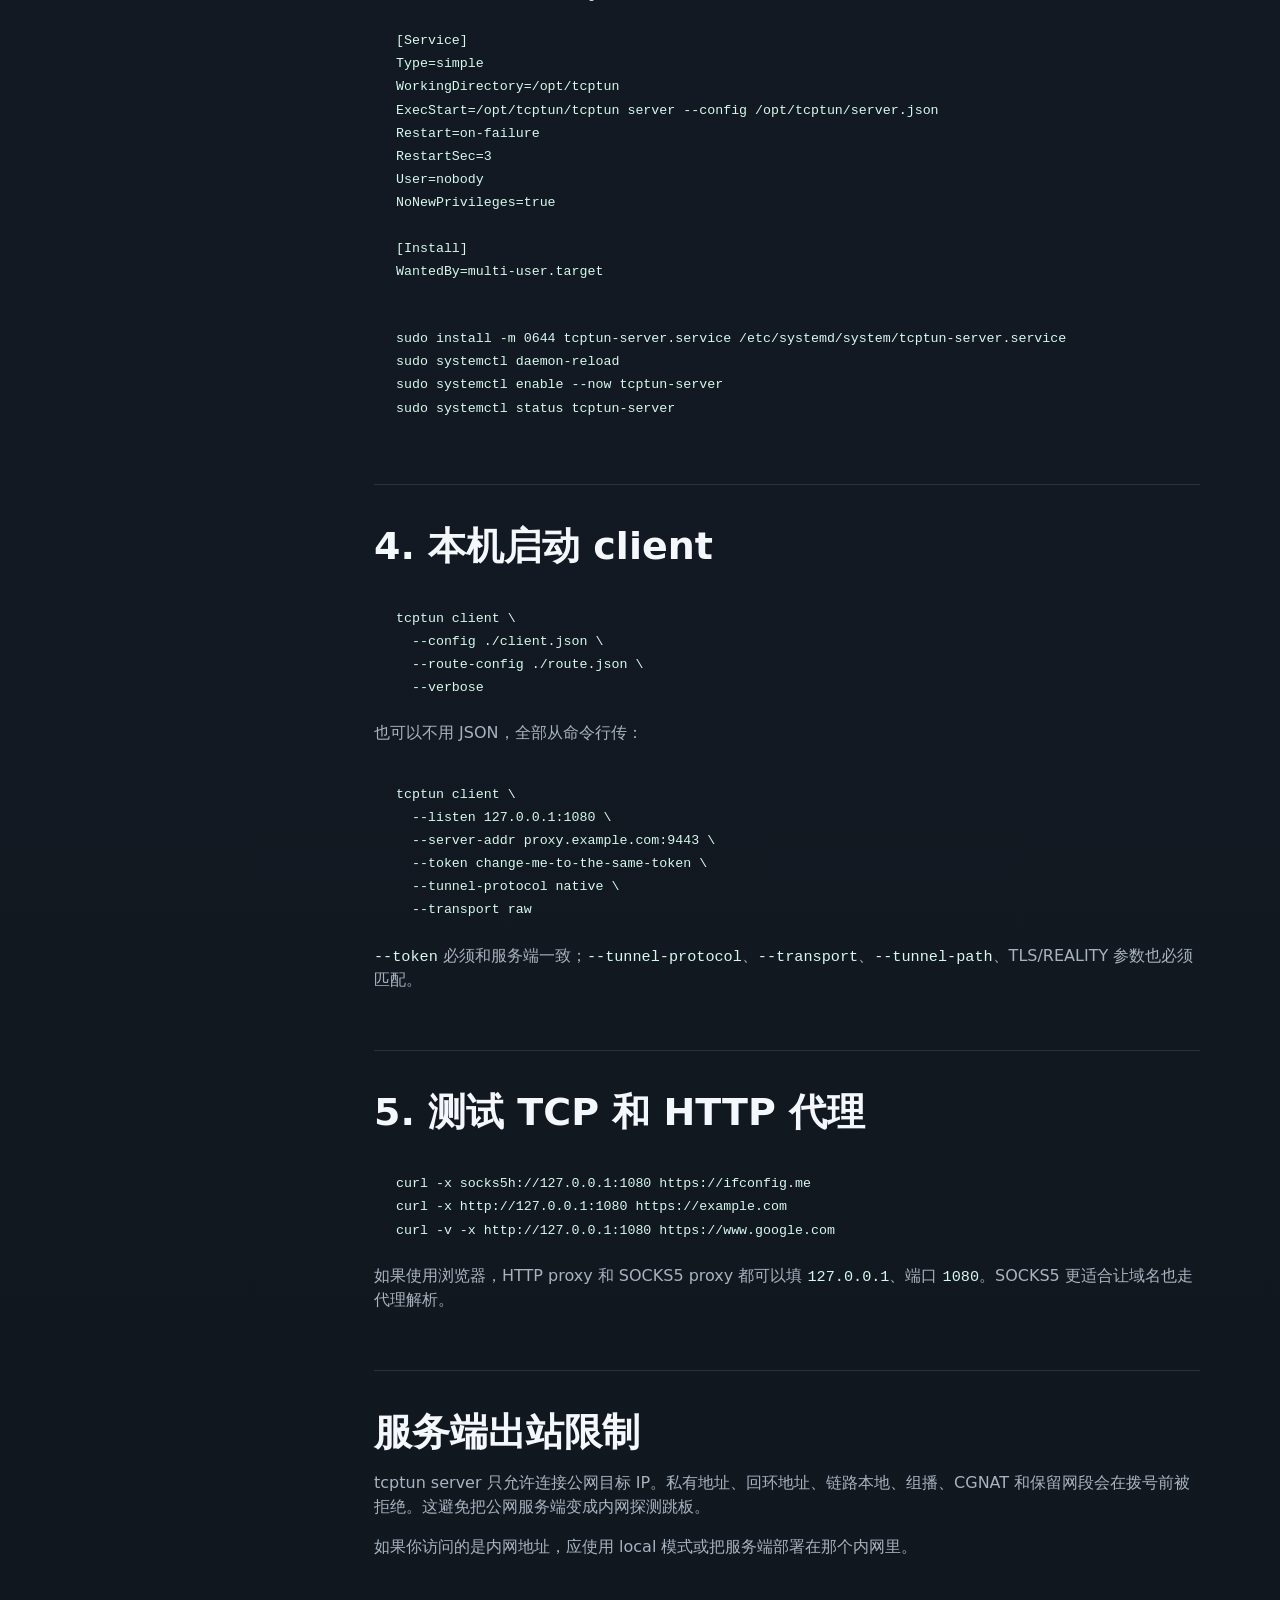
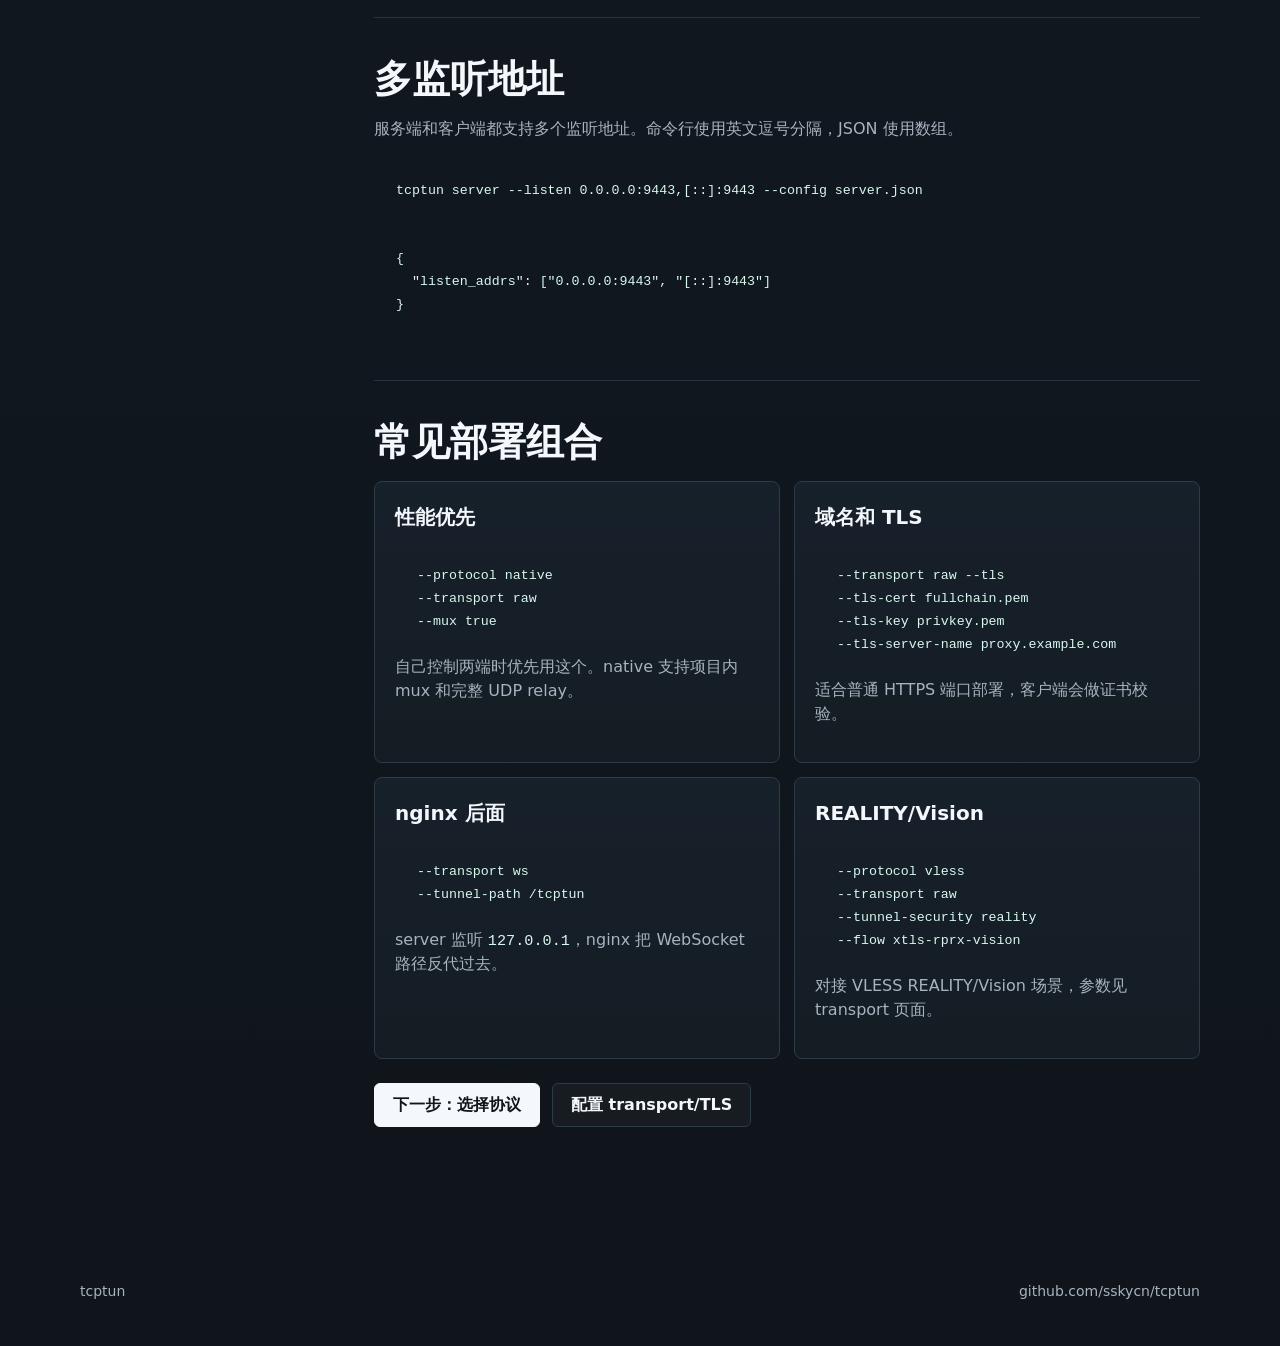
<file: site/guide/client-server.html>
<!doctype html>
<html lang="zh-CN">
  <head>
    <meta charset="utf-8">
    <meta name="viewport" content="width=device-width, initial-scale=1">
    <title>client/server 部署 - tcptun 使用教程</title>
    <meta name="description" content="tcptun client/server 模式部署教程，包含 VPS 服务端、本机客户端、systemd、端口、测试和常见问题。">
    <link rel="canonical" href="https://tcptun.com/guide/client-server.html">
    <meta name="theme-color" content="#101820">
    <link rel="icon" href="../icon.svg?v=20260701-2" type="image/svg+xml">
    <link rel="stylesheet" href="../styles.css">
  </head>
  <body>
    <header class="topbar"><a class="brand" href="../"><img class="brand-icon" src="../icon.svg?v=20260701-2" alt=""><span>tcptun</span></a><nav class="nav"><a href="./">教程首页</a><a href="config.html">配置生成</a><a href="protocols.html">协议</a><a href="transports.html">transport</a><a href="routes.html">路由</a></nav></header>
    <main class="doc-main">
      <section class="doc-hero">
        <div><p class="eyebrow">client/server 模式</p><h1>远端跑 server，本机跑 client，应用只连接本地代理端口。</h1><p class="lede">这是自建隧道的标准部署方式。server 负责接收隧道并在远端连接真实目标；client 负责把本机 mixed 代理流量封装进隧道。</p></div>
        <div class="doc-card"><h3>数据流</h3><p>浏览器或 CLI → <code>127.0.0.1:1080</code> → tcptun client → 隧道 → tcptun server → 目标网站。</p></div>
      </section>
      <section class="doc-shell">
        <aside class="doc-sidebar"><a href="./">教程首页</a><a href="config.html">配置生成与文件</a><a href="local.html">local 网关模式</a><a class="active" href="client-server.html">client/server 模式</a><a href="protocols.html">协议配置</a><a href="transports.html">transport、TLS、REALITY</a><a href="routes.html">路由规则</a><a href="reference.html">参数参考</a></aside>
        <div class="doc-content">
          <section class="doc-section">
            <h2>1. 生成 native/raw 配置</h2>
            <p>把域名和端口换成你的服务器。没有域名时可以先写服务器 IP，例如 <code>203.0.113.10:9443</code>。</p>
            <pre><code>tcptun config \
  --protocol native \
  --transport raw \
  --server-addr proxy.example.com:9443 \
  --server-listen 0.0.0.0:9443 \
  --client-listen 127.0.0.1:1080 \
  --overwrite</code></pre>
          </section>

          <section class="doc-section">
            <h2>2. 部署服务端</h2>
            <p>把二进制和 <code>server.json</code> 放到服务器，例如 <code>/opt/tcptun/</code>。</p>
            <pre><code>sudo mkdir -p /opt/tcptun
sudo cp tcptun /opt/tcptun/tcptun
sudo cp server.json /opt/tcptun/server.json
sudo chmod 755 /opt/tcptun/tcptun
sudo chmod 600 /opt/tcptun/server.json</code></pre>
            <p>前台测试运行：</p>
            <pre><code>cd /opt/tcptun
sudo ./tcptun server --config ./server.json --verbose</code></pre>
            <p>确认云防火墙和系统防火墙放行监听端口，例如 TCP <code>9443</code>。</p>
          </section>

          <section class="doc-section">
            <h2>3. 用 systemd 常驻运行</h2>
            <pre><code>[Unit]
Description=tcptun server
After=network-online.target
Wants=network-online.target

[Service]
Type=simple
WorkingDirectory=/opt/tcptun
ExecStart=/opt/tcptun/tcptun server --config /opt/tcptun/server.json
Restart=on-failure
RestartSec=3
User=nobody
NoNewPrivileges=true

[Install]
WantedBy=multi-user.target</code></pre>
            <pre><code>sudo install -m 0644 tcptun-server.service /etc/systemd/system/tcptun-server.service
sudo systemctl daemon-reload
sudo systemctl enable --now tcptun-server
sudo systemctl status tcptun-server</code></pre>
          </section>

          <section class="doc-section">
            <h2>4. 本机启动 client</h2>
            <pre><code>tcptun client \
  --config ./client.json \
  --route-config ./route.json \
  --verbose</code></pre>
            <p>也可以不用 JSON，全部从命令行传：</p>
            <pre><code>tcptun client \
  --listen 127.0.0.1:1080 \
  --server-addr proxy.example.com:9443 \
  --token change-me-to-the-same-token \
  --tunnel-protocol native \
  --transport raw</code></pre>
            <p><code>--token</code> 必须和服务端一致；<code>--tunnel-protocol</code>、<code>--transport</code>、<code>--tunnel-path</code>、TLS/REALITY 参数也必须匹配。</p>
          </section>

          <section class="doc-section">
            <h2>5. 测试 TCP 和 HTTP 代理</h2>
            <pre><code>curl -x socks5h://127.0.0.1:1080 https://ifconfig.me
curl -x http://127.0.0.1:1080 https://example.com
curl -v -x http://127.0.0.1:1080 https://www.google.com</code></pre>
            <p>如果使用浏览器，HTTP proxy 和 SOCKS5 proxy 都可以填 <code>127.0.0.1</code>、端口 <code>1080</code>。SOCKS5 更适合让域名也走代理解析。</p>
          </section>

          <section class="doc-section">
            <h2>服务端出站限制</h2>
            <p>tcptun server 只允许连接公网目标 IP。私有地址、回环地址、链路本地、组播、CGNAT 和保留网段会在拨号前被拒绝。这避免把公网服务端变成内网探测跳板。</p>
            <p>如果你访问的是内网地址，应使用 local 模式或把服务端部署在那个内网里。</p>
          </section>

          <section class="doc-section">
            <h2>多监听地址</h2>
            <p>服务端和客户端都支持多个监听地址。命令行使用英文逗号分隔，JSON 使用数组。</p>
            <pre><code>tcptun server --listen 0.0.0.0:9443,[::]:9443 --config server.json</code></pre>
            <pre><code>{
  "listen_addrs": ["0.0.0.0:9443", "[::]:9443"]
}</code></pre>
          </section>

          <section class="doc-section">
            <h2>常见部署组合</h2>
            <div class="doc-grid">
              <article class="doc-card"><h3>性能优先</h3><pre><code>--protocol native
--transport raw
--mux true</code></pre><p>自己控制两端时优先用这个。native 支持项目内 mux 和完整 UDP relay。</p></article>
              <article class="doc-card"><h3>域名和 TLS</h3><pre><code>--transport raw --tls
--tls-cert fullchain.pem
--tls-key privkey.pem
--tls-server-name proxy.example.com</code></pre><p>适合普通 HTTPS 端口部署，客户端会做证书校验。</p></article>
              <article class="doc-card"><h3>nginx 后面</h3><pre><code>--transport ws
--tunnel-path /tcptun</code></pre><p>server 监听 <code>127.0.0.1</code>，nginx 把 WebSocket 路径反代过去。</p></article>
              <article class="doc-card"><h3>REALITY/Vision</h3><pre><code>--protocol vless
--transport raw
--tunnel-security reality
--flow xtls-rprx-vision</code></pre><p>对接 VLESS REALITY/Vision 场景，参数见 transport 页面。</p></article>
            </div>
            <div class="doc-next"><a class="button primary" href="protocols.html">下一步：选择协议</a><a class="button secondary" href="transports.html">配置 transport/TLS</a></div>
          </section>
        </div>
      </section>
    </main>
    <footer class="footer"><span>tcptun</span><a href="https://github.com/sskycn/tcptun">github.com/sskycn/tcptun</a></footer>
  </body>
</html>
</file>
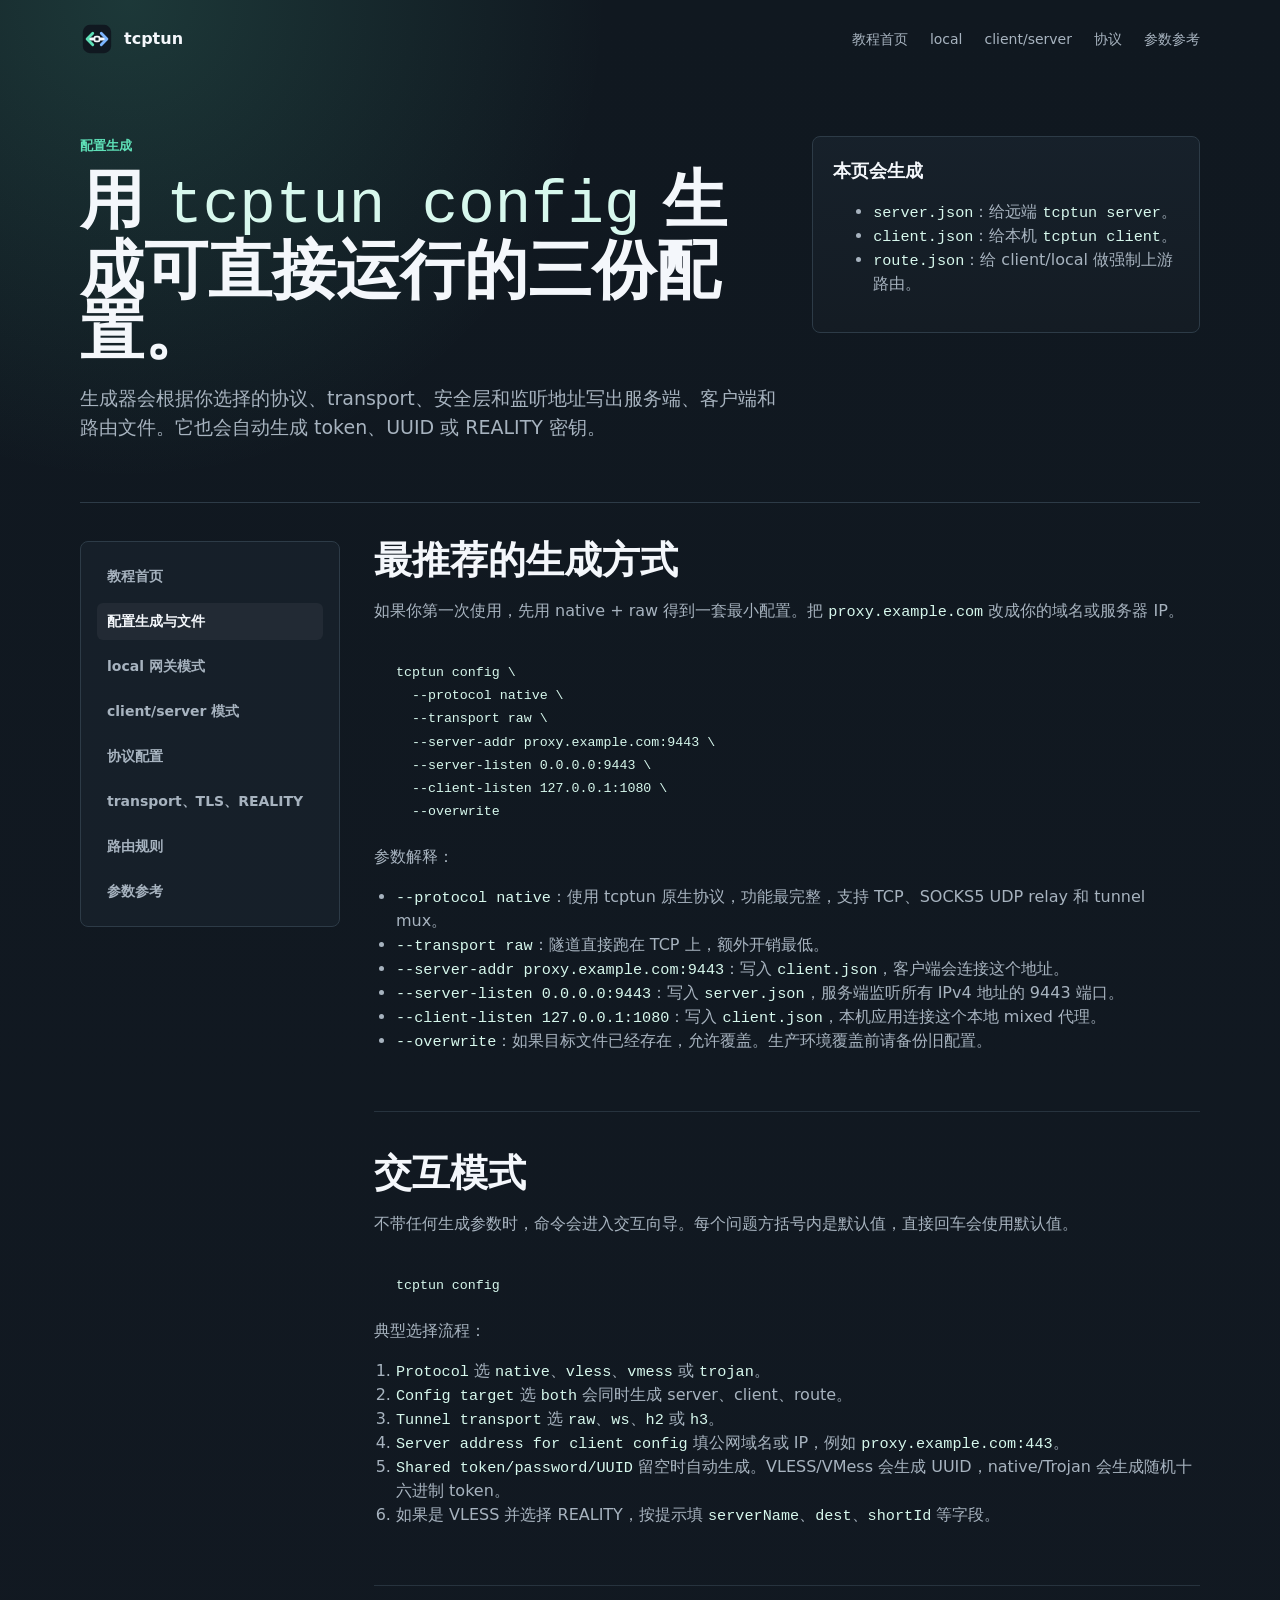
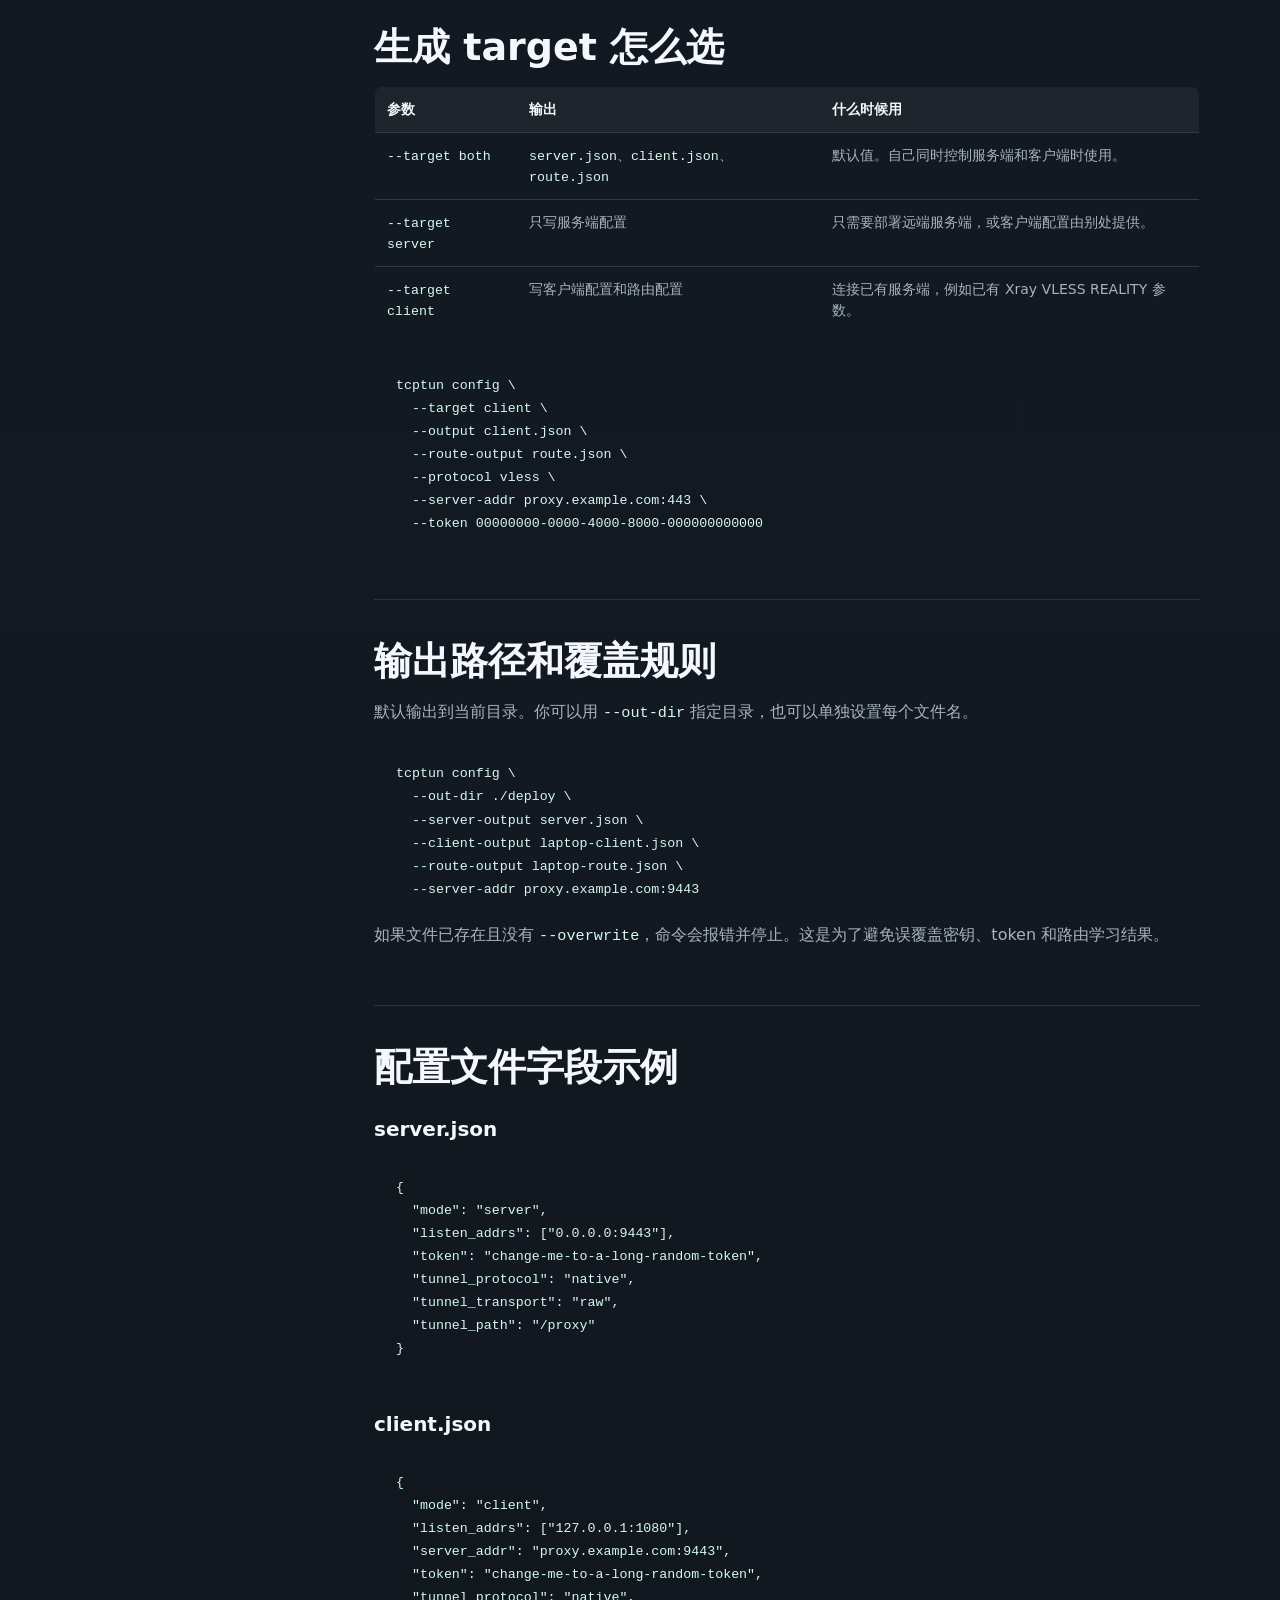
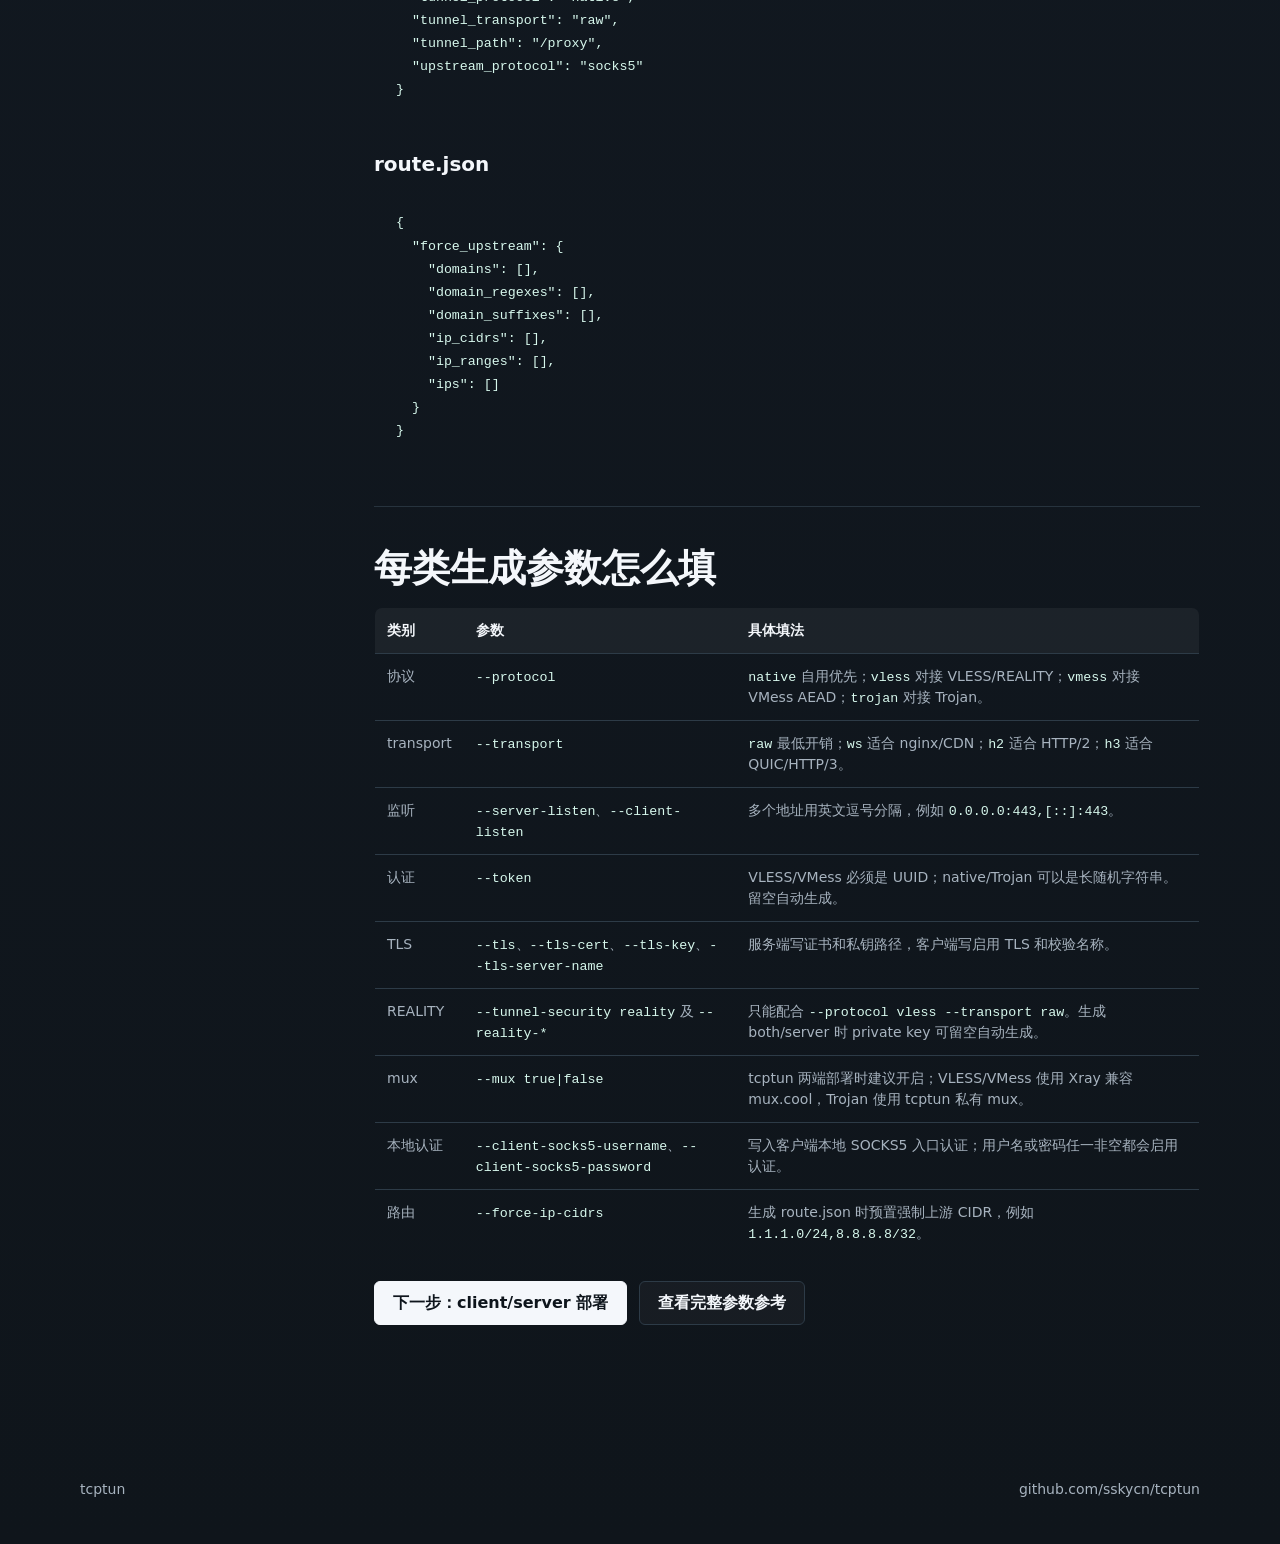
<file: site/guide/config.html>
<!doctype html>
<html lang="zh-CN">
  <head>
    <meta charset="utf-8">
    <meta name="viewport" content="width=device-width, initial-scale=1">
    <title>配置生成与配置文件 - tcptun 使用教程</title>
    <meta name="description" content="tcptun config 手把手教程，解释 server.json、client.json、route.json 和每个生成参数。">
    <link rel="canonical" href="https://tcptun.com/guide/config.html">
    <meta name="theme-color" content="#101820">
    <link rel="icon" href="../icon.svg?v=20260701-2" type="image/svg+xml">
    <link rel="stylesheet" href="../styles.css">
  </head>
  <body>
    <header class="topbar">
      <a class="brand" href="../" aria-label="tcptun home"><img class="brand-icon" src="../icon.svg?v=20260701-2" alt="" aria-hidden="true"><span>tcptun</span></a>
      <nav class="nav" aria-label="Primary"><a href="./">教程首页</a><a href="local.html">local</a><a href="client-server.html">client/server</a><a href="protocols.html">协议</a><a href="reference.html">参数参考</a></nav>
    </header>
    <main class="doc-main">
      <section class="doc-hero">
        <div>
          <p class="eyebrow">配置生成</p>
          <h1>用 <code>tcptun config</code> 生成可直接运行的三份配置。</h1>
          <p class="lede">生成器会根据你选择的协议、transport、安全层和监听地址写出服务端、客户端和路由文件。它也会自动生成 token、UUID 或 REALITY 密钥。</p>
        </div>
        <div class="doc-card">
          <h3>本页会生成</h3>
          <ul>
            <li><code>server.json</code>：给远端 <code>tcptun server</code>。</li>
            <li><code>client.json</code>：给本机 <code>tcptun client</code>。</li>
            <li><code>route.json</code>：给 client/local 做强制上游路由。</li>
          </ul>
        </div>
      </section>
      <section class="doc-shell">
        <aside class="doc-sidebar" aria-label="教程导航">
          <a href="./">教程首页</a><a class="active" href="config.html">配置生成与文件</a><a href="local.html">local 网关模式</a><a href="client-server.html">client/server 模式</a><a href="protocols.html">协议配置</a><a href="transports.html">transport、TLS、REALITY</a><a href="routes.html">路由规则</a><a href="reference.html">参数参考</a>
        </aside>
        <div class="doc-content">
          <section class="doc-section">
            <h2>最推荐的生成方式</h2>
            <p>如果你第一次使用，先用 native + raw 得到一套最小配置。把 <code>proxy.example.com</code> 改成你的域名或服务器 IP。</p>
            <pre><code>tcptun config \
  --protocol native \
  --transport raw \
  --server-addr proxy.example.com:9443 \
  --server-listen 0.0.0.0:9443 \
  --client-listen 127.0.0.1:1080 \
  --overwrite</code></pre>
            <p>参数解释：</p>
            <ul>
              <li><code>--protocol native</code>：使用 tcptun 原生协议，功能最完整，支持 TCP、SOCKS5 UDP relay 和 tunnel mux。</li>
              <li><code>--transport raw</code>：隧道直接跑在 TCP 上，额外开销最低。</li>
              <li><code>--server-addr proxy.example.com:9443</code>：写入 <code>client.json</code>，客户端会连接这个地址。</li>
              <li><code>--server-listen 0.0.0.0:9443</code>：写入 <code>server.json</code>，服务端监听所有 IPv4 地址的 9443 端口。</li>
              <li><code>--client-listen 127.0.0.1:1080</code>：写入 <code>client.json</code>，本机应用连接这个本地 mixed 代理。</li>
              <li><code>--overwrite</code>：如果目标文件已经存在，允许覆盖。生产环境覆盖前请备份旧配置。</li>
            </ul>
          </section>

          <section class="doc-section">
            <h2>交互模式</h2>
            <p>不带任何生成参数时，命令会进入交互向导。每个问题方括号内是默认值，直接回车会使用默认值。</p>
            <pre><code>tcptun config</code></pre>
            <p>典型选择流程：</p>
            <ol>
              <li><code>Protocol</code> 选 <code>native</code>、<code>vless</code>、<code>vmess</code> 或 <code>trojan</code>。</li>
              <li><code>Config target</code> 选 <code>both</code> 会同时生成 server、client、route。</li>
              <li><code>Tunnel transport</code> 选 <code>raw</code>、<code>ws</code>、<code>h2</code> 或 <code>h3</code>。</li>
              <li><code>Server address for client config</code> 填公网域名或 IP，例如 <code>proxy.example.com:443</code>。</li>
              <li><code>Shared token/password/UUID</code> 留空时自动生成。VLESS/VMess 会生成 UUID，native/Trojan 会生成随机十六进制 token。</li>
              <li>如果是 VLESS 并选择 REALITY，按提示填 <code>serverName</code>、<code>dest</code>、<code>shortId</code> 等字段。</li>
            </ol>
          </section>

          <section class="doc-section">
            <h2>生成 target 怎么选</h2>
            <table class="doc-table">
              <thead><tr><th>参数</th><th>输出</th><th>什么时候用</th></tr></thead>
              <tbody>
                <tr><td><code>--target both</code></td><td><code>server.json</code>、<code>client.json</code>、<code>route.json</code></td><td>默认值。自己同时控制服务端和客户端时使用。</td></tr>
                <tr><td><code>--target server</code></td><td>只写服务端配置</td><td>只需要部署远端服务端，或客户端配置由别处提供。</td></tr>
                <tr><td><code>--target client</code></td><td>写客户端配置和路由配置</td><td>连接已有服务端，例如已有 Xray VLESS REALITY 参数。</td></tr>
              </tbody>
            </table>
            <pre><code>tcptun config \
  --target client \
  --output client.json \
  --route-output route.json \
  --protocol vless \
  --server-addr proxy.example.com:443 \
  --token 00000000-0000-4000-8000-000000000000</code></pre>
          </section>

          <section class="doc-section">
            <h2>输出路径和覆盖规则</h2>
            <p>默认输出到当前目录。你可以用 <code>--out-dir</code> 指定目录，也可以单独设置每个文件名。</p>
            <pre><code>tcptun config \
  --out-dir ./deploy \
  --server-output server.json \
  --client-output laptop-client.json \
  --route-output laptop-route.json \
  --server-addr proxy.example.com:9443</code></pre>
            <p>如果文件已存在且没有 <code>--overwrite</code>，命令会报错并停止。这是为了避免误覆盖密钥、token 和路由学习结果。</p>
          </section>

          <section class="doc-section">
            <h2>配置文件字段示例</h2>
            <h3>server.json</h3>
            <pre><code>{
  "mode": "server",
  "listen_addrs": ["0.0.0.0:9443"],
  "token": "change-me-to-a-long-random-token",
  "tunnel_protocol": "native",
  "tunnel_transport": "raw",
  "tunnel_path": "/proxy"
}</code></pre>
            <h3>client.json</h3>
            <pre><code>{
  "mode": "client",
  "listen_addrs": ["127.0.0.1:1080"],
  "server_addr": "proxy.example.com:9443",
  "token": "change-me-to-a-long-random-token",
  "tunnel_protocol": "native",
  "tunnel_transport": "raw",
  "tunnel_path": "/proxy",
  "upstream_protocol": "socks5"
}</code></pre>
            <h3>route.json</h3>
            <pre><code>{
  "force_upstream": {
    "domains": [],
    "domain_regexes": [],
    "domain_suffixes": [],
    "ip_cidrs": [],
    "ip_ranges": [],
    "ips": []
  }
}</code></pre>
          </section>

          <section class="doc-section">
            <h2>每类生成参数怎么填</h2>
            <table class="doc-table">
              <thead><tr><th>类别</th><th>参数</th><th>具体填法</th></tr></thead>
              <tbody>
                <tr><td>协议</td><td><code>--protocol</code></td><td><code>native</code> 自用优先；<code>vless</code> 对接 VLESS/REALITY；<code>vmess</code> 对接 VMess AEAD；<code>trojan</code> 对接 Trojan。</td></tr>
                <tr><td>transport</td><td><code>--transport</code></td><td><code>raw</code> 最低开销；<code>ws</code> 适合 nginx/CDN；<code>h2</code> 适合 HTTP/2；<code>h3</code> 适合 QUIC/HTTP/3。</td></tr>
                <tr><td>监听</td><td><code>--server-listen</code>、<code>--client-listen</code></td><td>多个地址用英文逗号分隔，例如 <code>0.0.0.0:443,[::]:443</code>。</td></tr>
                <tr><td>认证</td><td><code>--token</code></td><td>VLESS/VMess 必须是 UUID；native/Trojan 可以是长随机字符串。留空自动生成。</td></tr>
                <tr><td>TLS</td><td><code>--tls</code>、<code>--tls-cert</code>、<code>--tls-key</code>、<code>--tls-server-name</code></td><td>服务端写证书和私钥路径，客户端写启用 TLS 和校验名称。</td></tr>
                <tr><td>REALITY</td><td><code>--tunnel-security reality</code> 及 <code>--reality-*</code></td><td>只能配合 <code>--protocol vless --transport raw</code>。生成 both/server 时 private key 可留空自动生成。</td></tr>
                <tr><td>mux</td><td><code>--mux true|false</code></td><td>tcptun 两端部署时建议开启；VLESS/VMess 使用 Xray 兼容 mux.cool，Trojan 使用 tcptun 私有 mux。</td></tr>
                <tr><td>本地认证</td><td><code>--client-socks5-username</code>、<code>--client-socks5-password</code></td><td>写入客户端本地 SOCKS5 入口认证；用户名或密码任一非空都会启用认证。</td></tr>
                <tr><td>路由</td><td><code>--force-ip-cidrs</code></td><td>生成 route.json 时预置强制上游 CIDR，例如 <code>1.1.1.0/24,8.8.8.8/32</code>。</td></tr>
              </tbody>
            </table>
            <div class="doc-next">
              <a class="button primary" href="client-server.html">下一步：client/server 部署</a>
              <a class="button secondary" href="reference.html">查看完整参数参考</a>
            </div>
          </section>
        </div>
      </section>
    </main>
    <footer class="footer"><span>tcptun</span><a href="https://github.com/sskycn/tcptun">github.com/sskycn/tcptun</a></footer>
  </body>
</html>
</file>
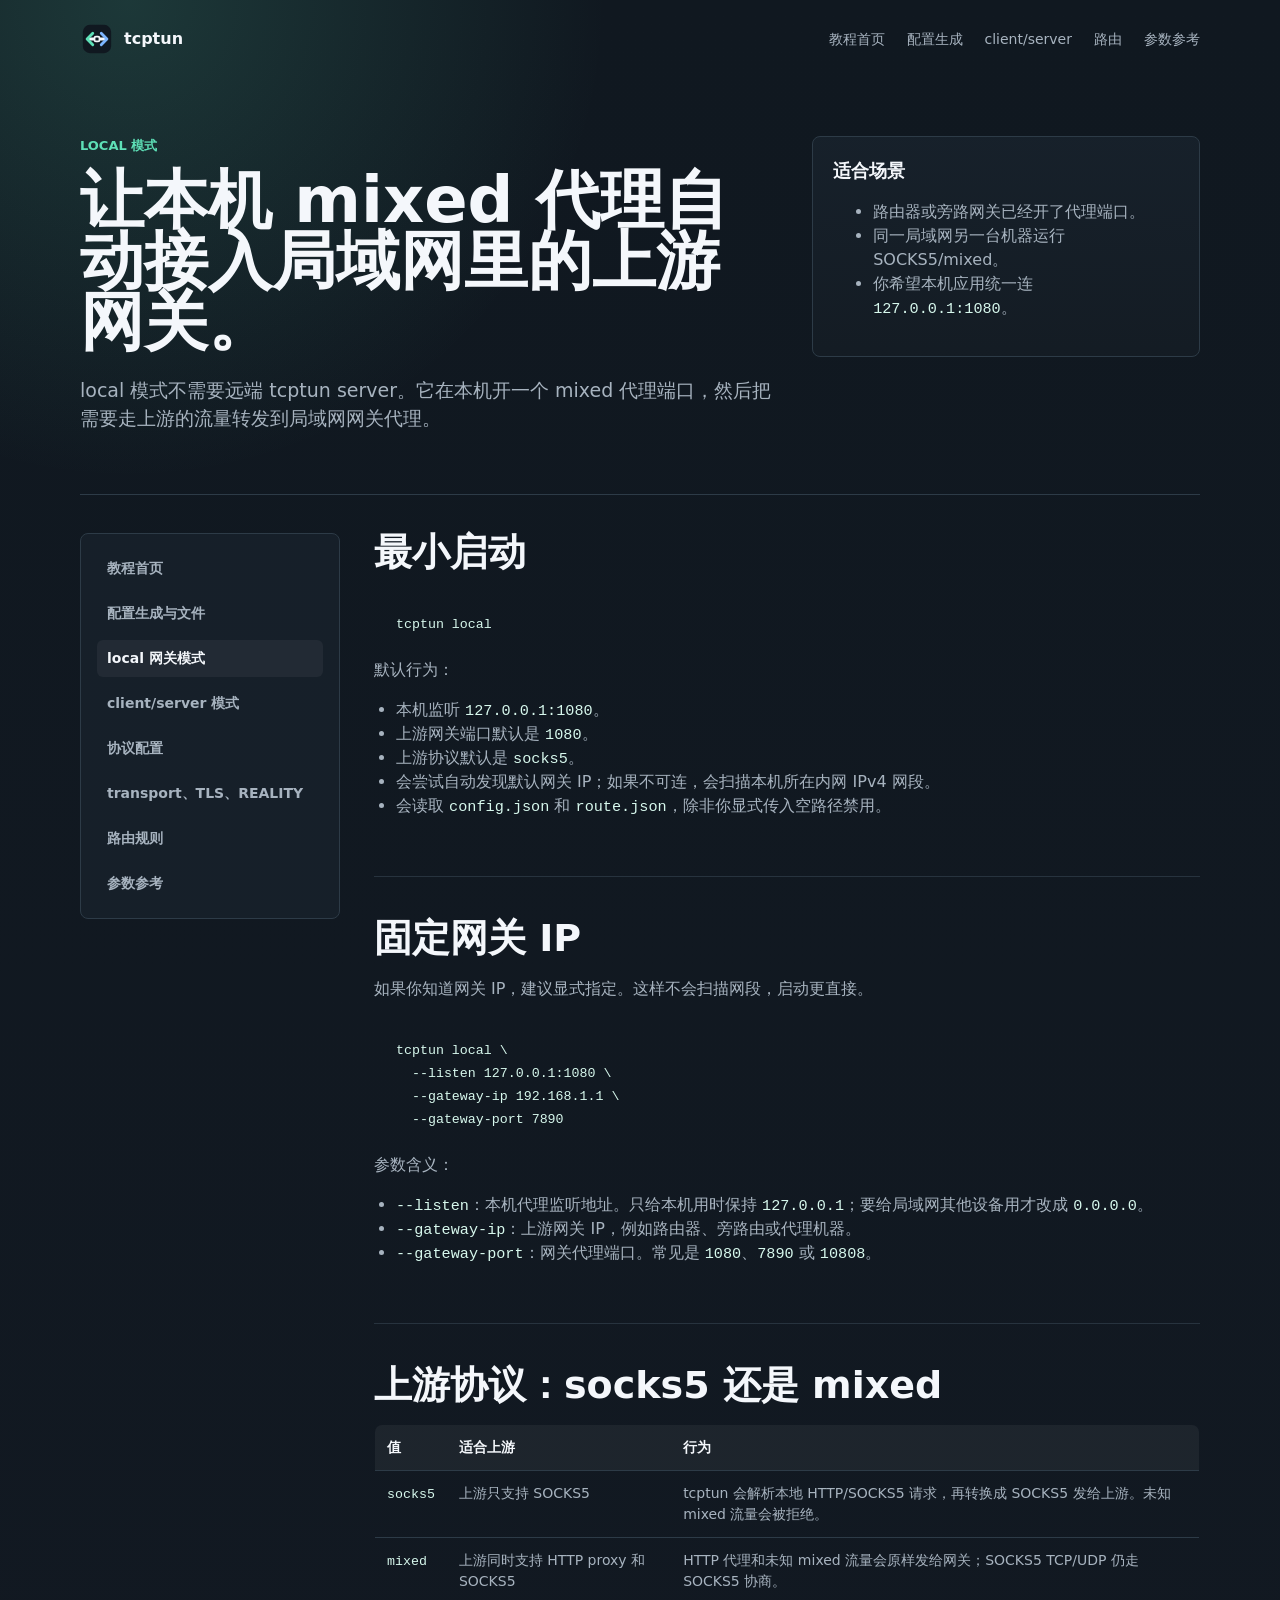
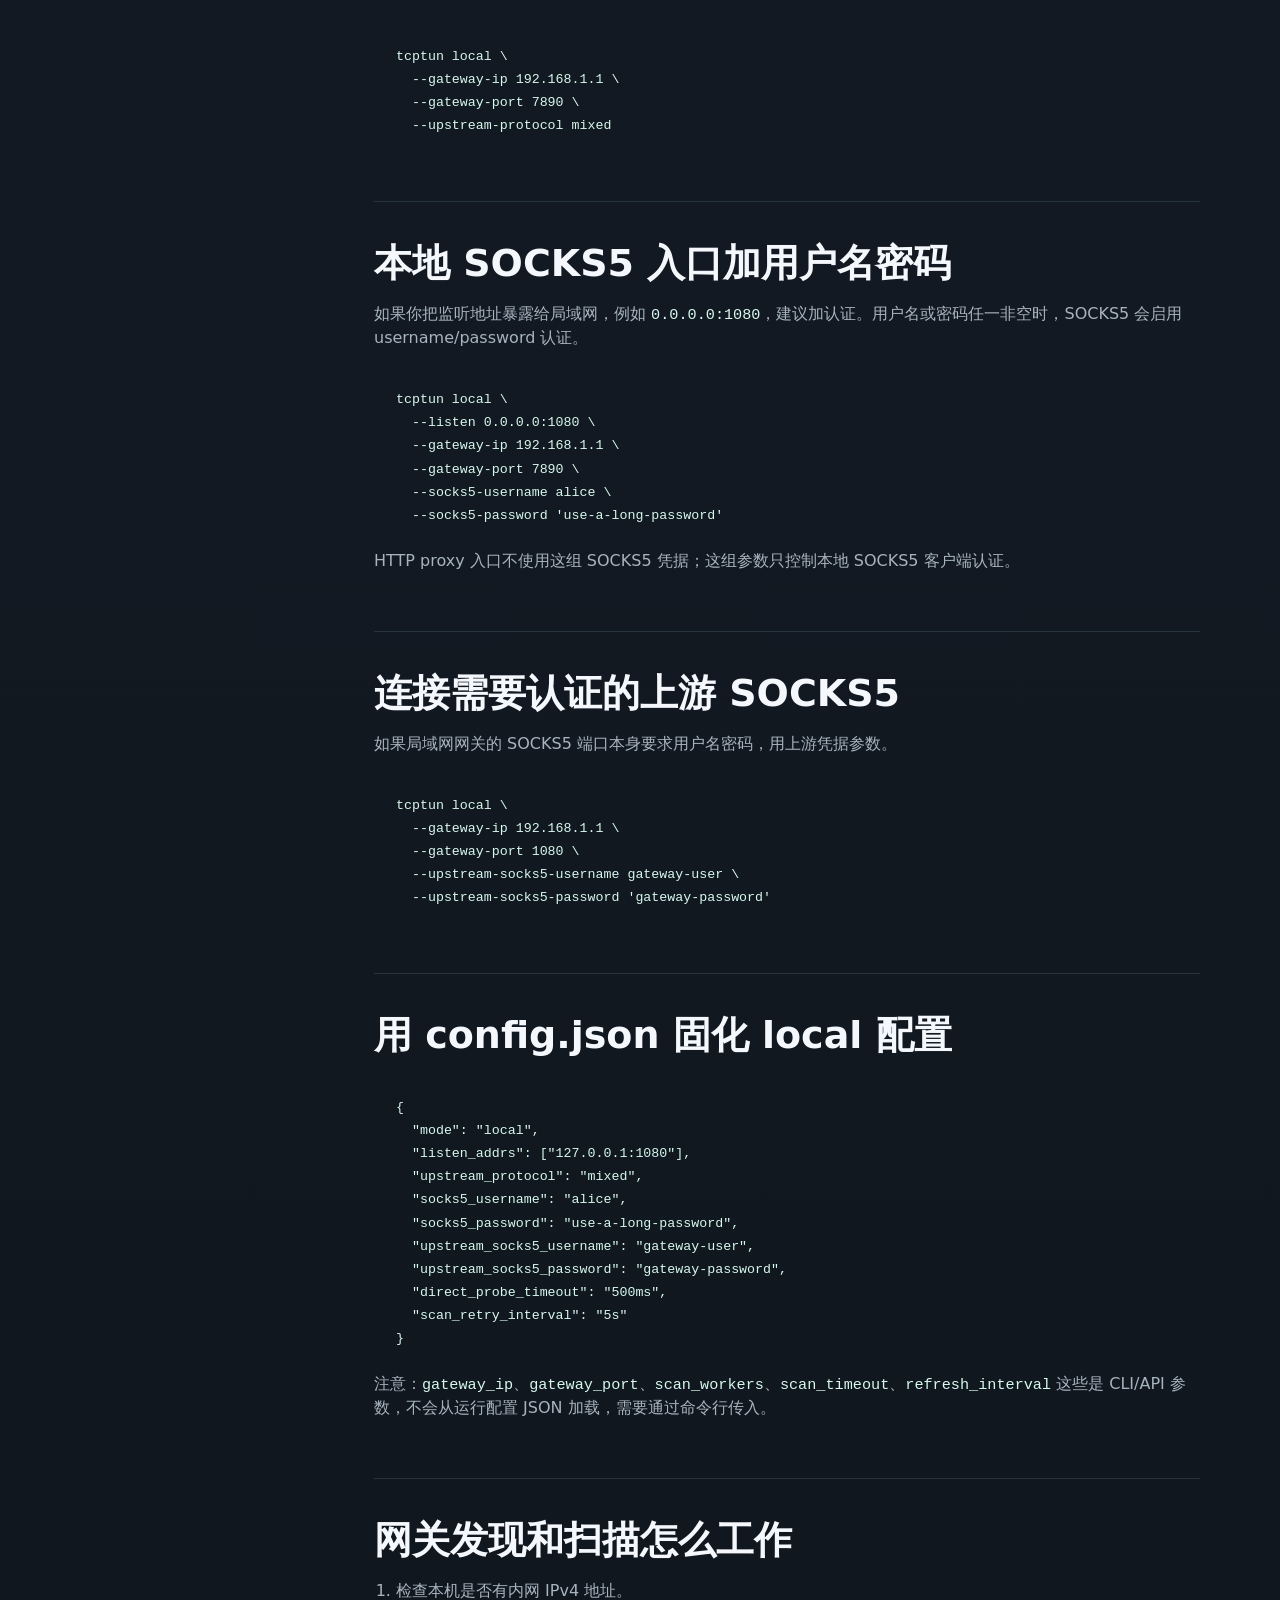
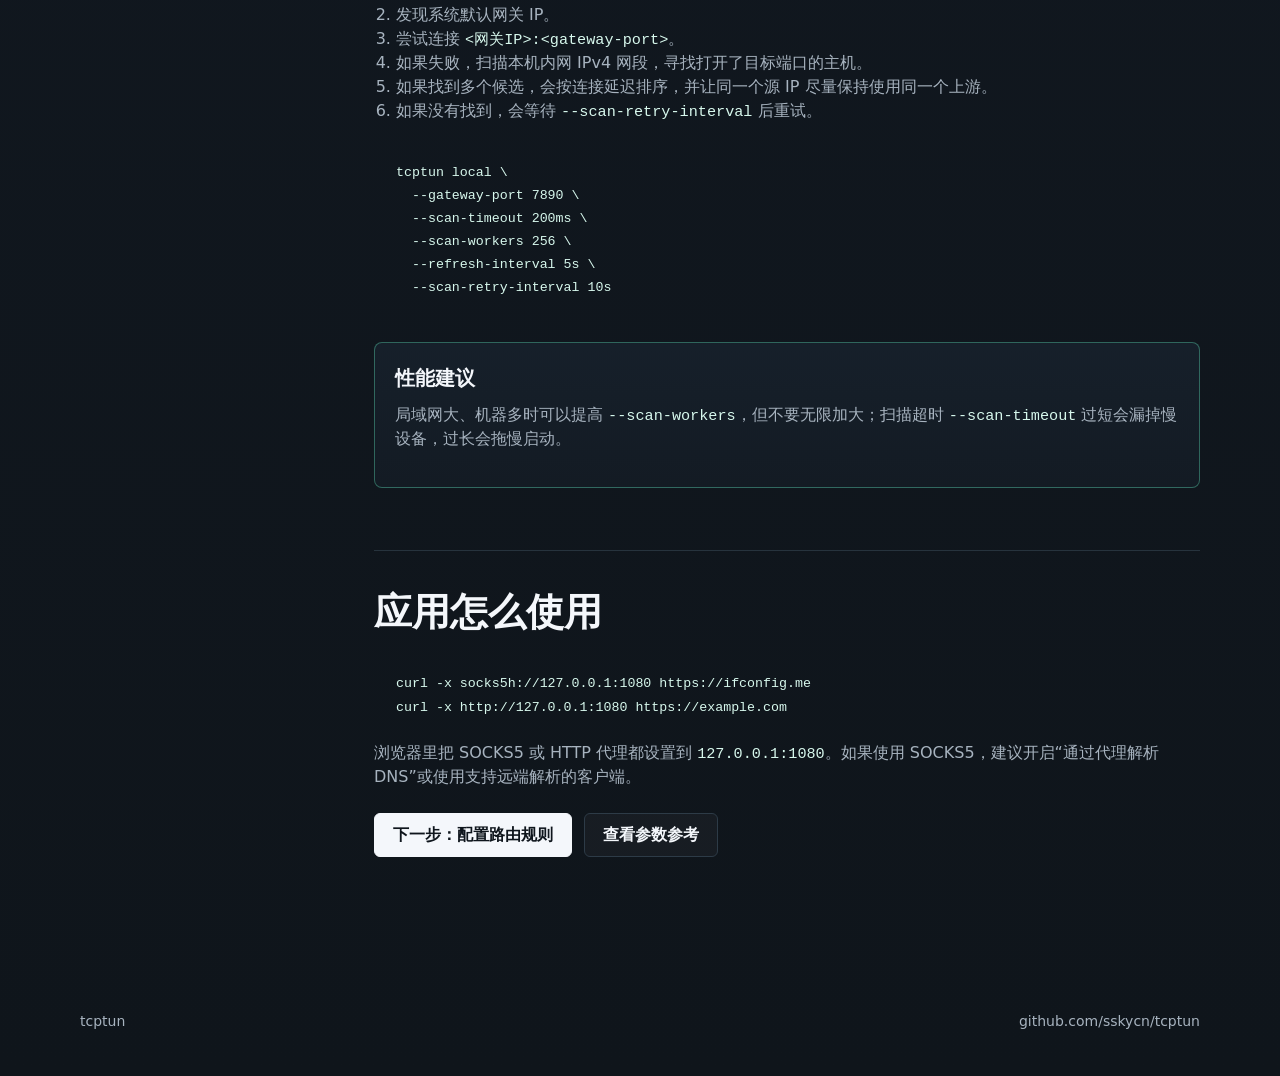
<file: site/guide/local.html>
<!doctype html>
<html lang="zh-CN">
  <head>
    <meta charset="utf-8">
    <meta name="viewport" content="width=device-width, initial-scale=1">
    <title>local 网关模式 - tcptun 使用教程</title>
    <meta name="description" content="tcptun local 模式教程：自动发现网关、扫描局域网、上游协议、本地认证和性能参数。">
    <link rel="canonical" href="https://tcptun.com/guide/local.html">
    <meta name="theme-color" content="#101820">
    <link rel="icon" href="../icon.svg?v=20260701-2" type="image/svg+xml">
    <link rel="stylesheet" href="../styles.css">
  </head>
  <body>
    <header class="topbar"><a class="brand" href="../"><img class="brand-icon" src="../icon.svg?v=20260701-2" alt=""><span>tcptun</span></a><nav class="nav"><a href="./">教程首页</a><a href="config.html">配置生成</a><a href="client-server.html">client/server</a><a href="routes.html">路由</a><a href="reference.html">参数参考</a></nav></header>
    <main class="doc-main">
      <section class="doc-hero">
        <div><p class="eyebrow">local 模式</p><h1>让本机 mixed 代理自动接入局域网里的上游网关。</h1><p class="lede">local 模式不需要远端 tcptun server。它在本机开一个 mixed 代理端口，然后把需要走上游的流量转发到局域网网关代理。</p></div>
        <div class="doc-card"><h3>适合场景</h3><ul><li>路由器或旁路网关已经开了代理端口。</li><li>同一局域网另一台机器运行 SOCKS5/mixed。</li><li>你希望本机应用统一连 <code>127.0.0.1:1080</code>。</li></ul></div>
      </section>
      <section class="doc-shell">
        <aside class="doc-sidebar"><a href="./">教程首页</a><a href="config.html">配置生成与文件</a><a class="active" href="local.html">local 网关模式</a><a href="client-server.html">client/server 模式</a><a href="protocols.html">协议配置</a><a href="transports.html">transport、TLS、REALITY</a><a href="routes.html">路由规则</a><a href="reference.html">参数参考</a></aside>
        <div class="doc-content">
          <section class="doc-section">
            <h2>最小启动</h2>
            <pre><code>tcptun local</code></pre>
            <p>默认行为：</p>
            <ul>
              <li>本机监听 <code>127.0.0.1:1080</code>。</li>
              <li>上游网关端口默认是 <code>1080</code>。</li>
              <li>上游协议默认是 <code>socks5</code>。</li>
              <li>会尝试自动发现默认网关 IP；如果不可连，会扫描本机所在内网 IPv4 网段。</li>
              <li>会读取 <code>config.json</code> 和 <code>route.json</code>，除非你显式传入空路径禁用。</li>
            </ul>
          </section>

          <section class="doc-section">
            <h2>固定网关 IP</h2>
            <p>如果你知道网关 IP，建议显式指定。这样不会扫描网段，启动更直接。</p>
            <pre><code>tcptun local \
  --listen 127.0.0.1:1080 \
  --gateway-ip 192.168.1.1 \
  --gateway-port 7890</code></pre>
            <p>参数含义：</p>
            <ul>
              <li><code>--listen</code>：本机代理监听地址。只给本机用时保持 <code>127.0.0.1</code>；要给局域网其他设备用才改成 <code>0.0.0.0</code>。</li>
              <li><code>--gateway-ip</code>：上游网关 IP，例如路由器、旁路由或代理机器。</li>
              <li><code>--gateway-port</code>：网关代理端口。常见是 <code>1080</code>、<code>7890</code> 或 <code>10808</code>。</li>
            </ul>
          </section>

          <section class="doc-section">
            <h2>上游协议：socks5 还是 mixed</h2>
            <table class="doc-table">
              <thead><tr><th>值</th><th>适合上游</th><th>行为</th></tr></thead>
              <tbody>
                <tr><td><code>socks5</code></td><td>上游只支持 SOCKS5</td><td>tcptun 会解析本地 HTTP/SOCKS5 请求，再转换成 SOCKS5 发给上游。未知 mixed 流量会被拒绝。</td></tr>
                <tr><td><code>mixed</code></td><td>上游同时支持 HTTP proxy 和 SOCKS5</td><td>HTTP 代理和未知 mixed 流量会原样发给网关；SOCKS5 TCP/UDP 仍走 SOCKS5 协商。</td></tr>
              </tbody>
            </table>
            <pre><code>tcptun local \
  --gateway-ip 192.168.1.1 \
  --gateway-port 7890 \
  --upstream-protocol mixed</code></pre>
          </section>

          <section class="doc-section">
            <h2>本地 SOCKS5 入口加用户名密码</h2>
            <p>如果你把监听地址暴露给局域网，例如 <code>0.0.0.0:1080</code>，建议加认证。用户名或密码任一非空时，SOCKS5 会启用 username/password 认证。</p>
            <pre><code>tcptun local \
  --listen 0.0.0.0:1080 \
  --gateway-ip 192.168.1.1 \
  --gateway-port 7890 \
  --socks5-username alice \
  --socks5-password 'use-a-long-password'</code></pre>
            <p>HTTP proxy 入口不使用这组 SOCKS5 凭据；这组参数只控制本地 SOCKS5 客户端认证。</p>
          </section>

          <section class="doc-section">
            <h2>连接需要认证的上游 SOCKS5</h2>
            <p>如果局域网网关的 SOCKS5 端口本身要求用户名密码，用上游凭据参数。</p>
            <pre><code>tcptun local \
  --gateway-ip 192.168.1.1 \
  --gateway-port 1080 \
  --upstream-socks5-username gateway-user \
  --upstream-socks5-password 'gateway-password'</code></pre>
          </section>

          <section class="doc-section">
            <h2>用 config.json 固化 local 配置</h2>
            <pre><code>{
  "mode": "local",
  "listen_addrs": ["127.0.0.1:1080"],
  "upstream_protocol": "mixed",
  "socks5_username": "alice",
  "socks5_password": "use-a-long-password",
  "upstream_socks5_username": "gateway-user",
  "upstream_socks5_password": "gateway-password",
  "direct_probe_timeout": "500ms",
  "scan_retry_interval": "5s"
}</code></pre>
            <p>注意：<code>gateway_ip</code>、<code>gateway_port</code>、<code>scan_workers</code>、<code>scan_timeout</code>、<code>refresh_interval</code> 这些是 CLI/API 参数，不会从运行配置 JSON 加载，需要通过命令行传入。</p>
          </section>

          <section class="doc-section">
            <h2>网关发现和扫描怎么工作</h2>
            <ol>
              <li>检查本机是否有内网 IPv4 地址。</li>
              <li>发现系统默认网关 IP。</li>
              <li>尝试连接 <code>&lt;网关IP&gt;:&lt;gateway-port&gt;</code>。</li>
              <li>如果失败，扫描本机内网 IPv4 网段，寻找打开了目标端口的主机。</li>
              <li>如果找到多个候选，会按连接延迟排序，并让同一个源 IP 尽量保持使用同一个上游。</li>
              <li>如果没有找到，会等待 <code>--scan-retry-interval</code> 后重试。</li>
            </ol>
            <pre><code>tcptun local \
  --gateway-port 7890 \
  --scan-timeout 200ms \
  --scan-workers 256 \
  --refresh-interval 5s \
  --scan-retry-interval 10s</code></pre>
            <div class="doc-callout"><h3>性能建议</h3><p>局域网大、机器多时可以提高 <code>--scan-workers</code>，但不要无限加大；扫描超时 <code>--scan-timeout</code> 过短会漏掉慢设备，过长会拖慢启动。</p></div>
          </section>

          <section class="doc-section">
            <h2>应用怎么使用</h2>
            <pre><code>curl -x socks5h://127.0.0.1:1080 https://ifconfig.me
curl -x http://127.0.0.1:1080 https://example.com</code></pre>
            <p>浏览器里把 SOCKS5 或 HTTP 代理都设置到 <code>127.0.0.1:1080</code>。如果使用 SOCKS5，建议开启“通过代理解析 DNS”或使用支持远端解析的客户端。</p>
            <div class="doc-next"><a class="button primary" href="routes.html">下一步：配置路由规则</a><a class="button secondary" href="reference.html">查看参数参考</a></div>
          </section>
        </div>
      </section>
    </main>
    <footer class="footer"><span>tcptun</span><a href="https://github.com/sskycn/tcptun">github.com/sskycn/tcptun</a></footer>
  </body>
</html>
</file>
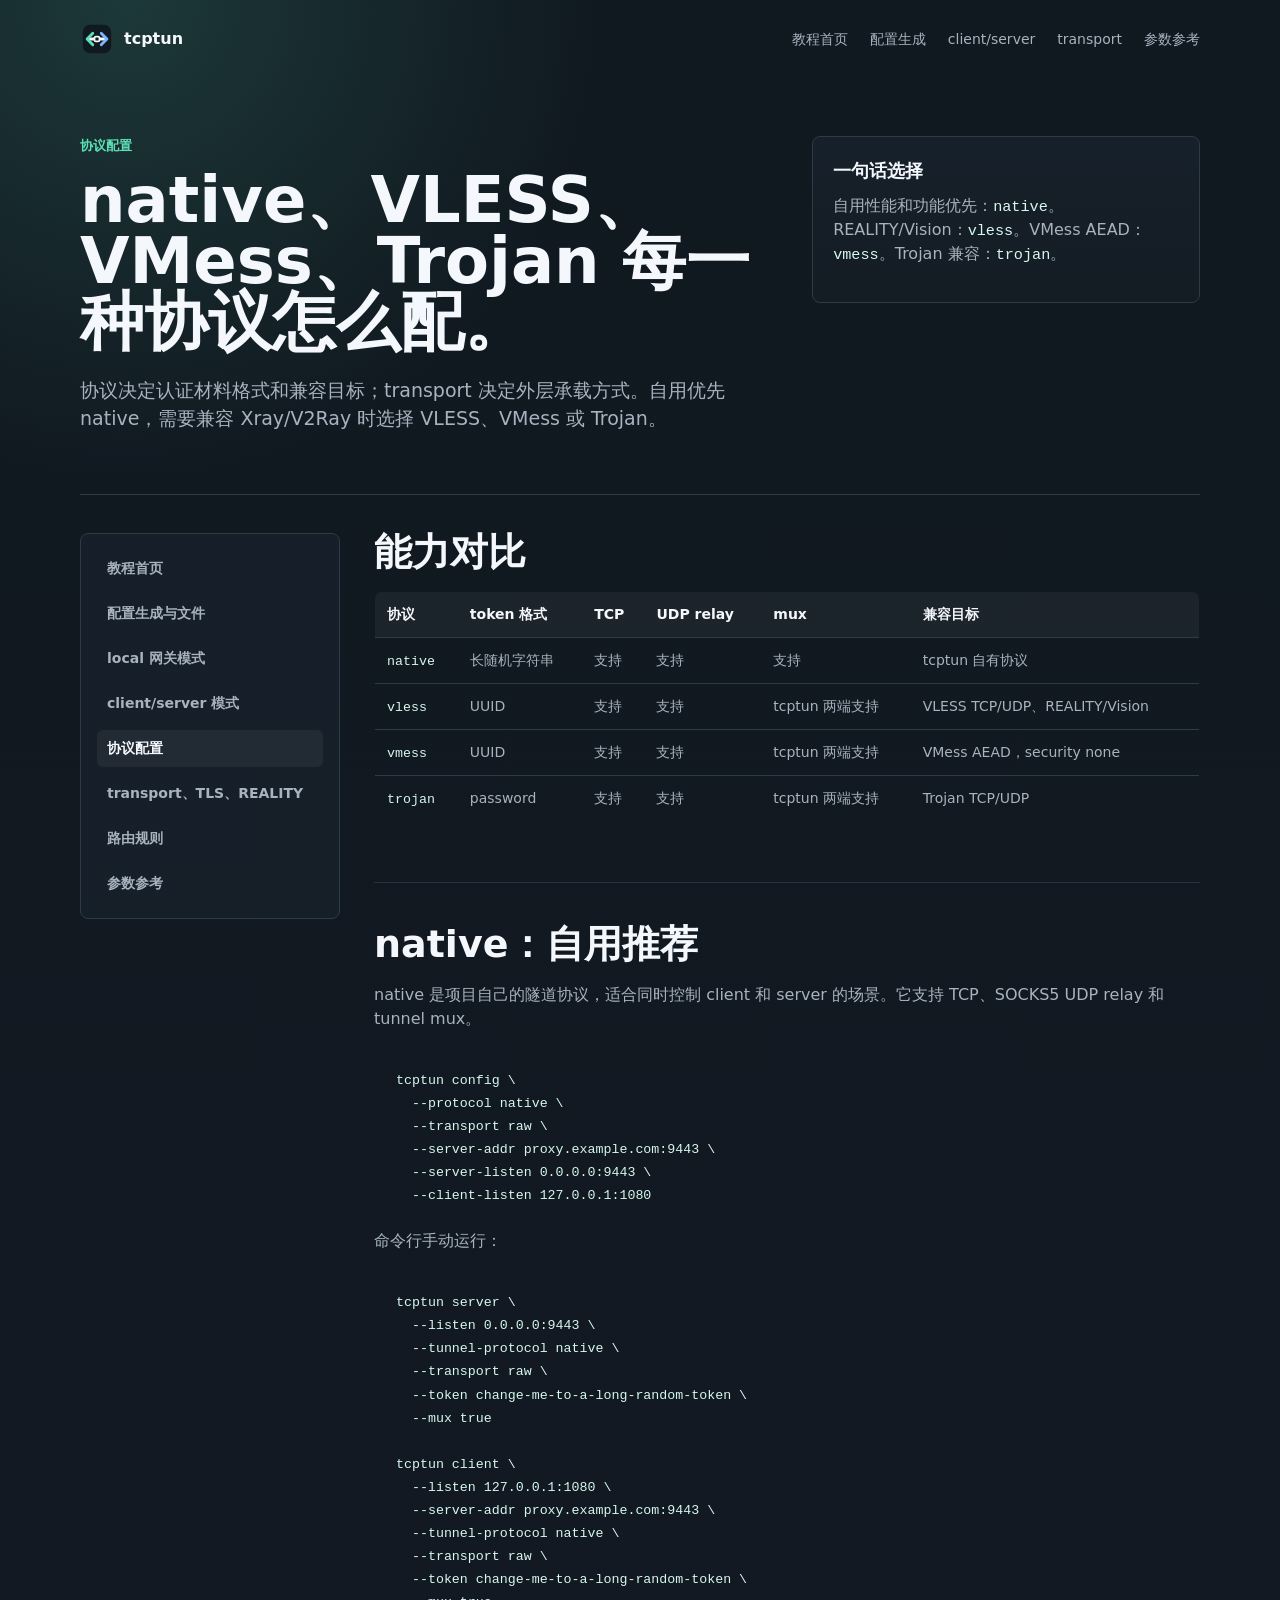
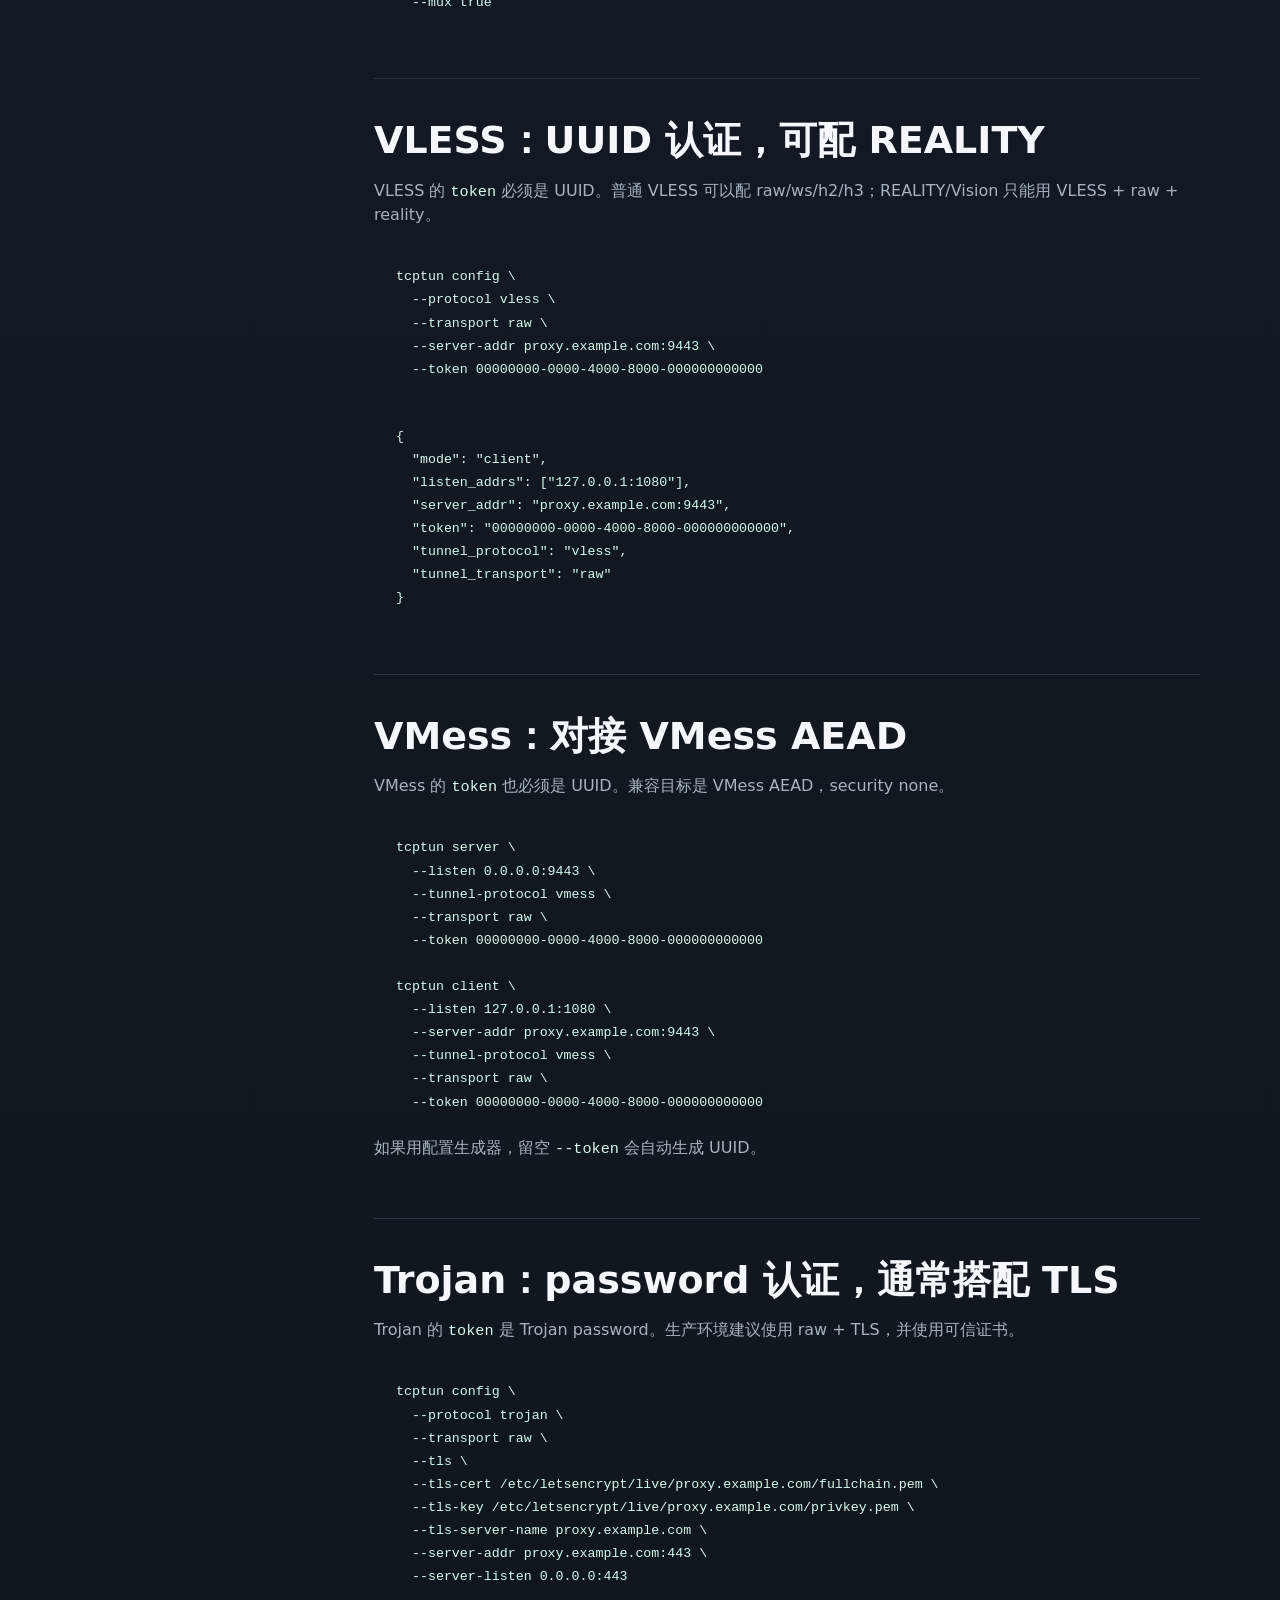
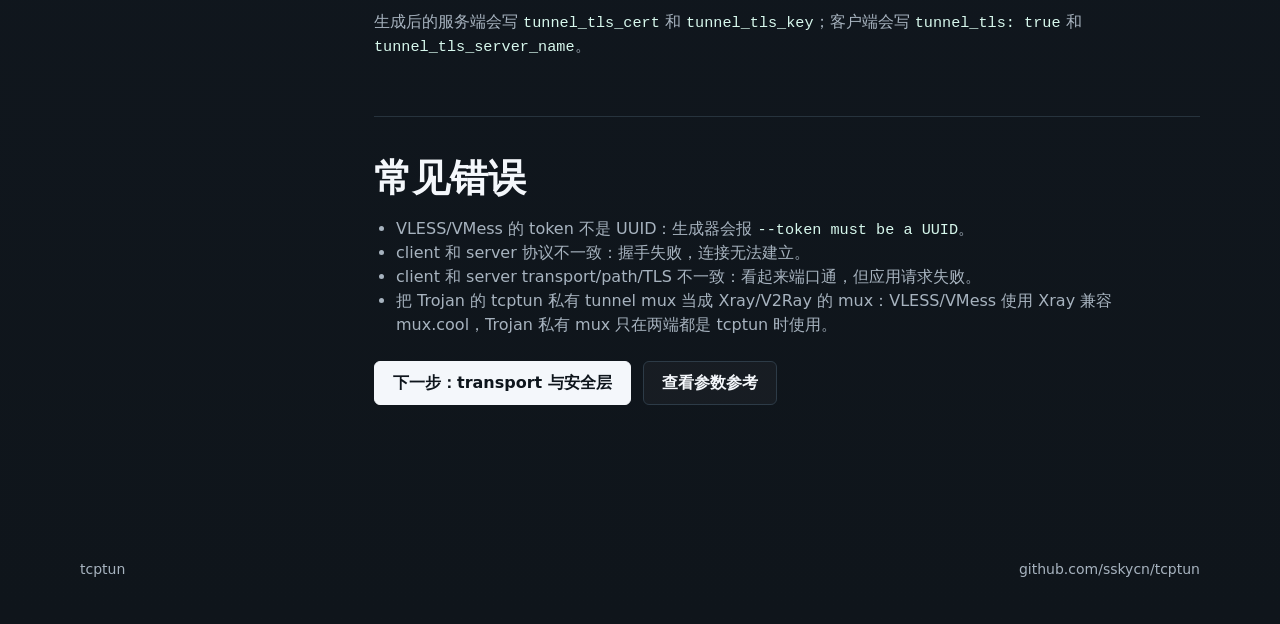
<file: site/guide/protocols.html>
<!doctype html>
<html lang="zh-CN">
  <head>
    <meta charset="utf-8">
    <meta name="viewport" content="width=device-width, initial-scale=1">
    <title>协议配置 - tcptun 使用教程</title>
    <meta name="description" content="tcptun native、VLESS、VMess、Trojan 协议配置教程，包含命令和 JSON 示例。">
    <link rel="canonical" href="https://tcptun.com/guide/protocols.html">
    <meta name="theme-color" content="#101820">
    <link rel="icon" href="../icon.svg?v=20260701-2" type="image/svg+xml">
    <link rel="stylesheet" href="../styles.css">
  </head>
  <body>
    <header class="topbar"><a class="brand" href="../"><img class="brand-icon" src="../icon.svg?v=20260701-2" alt=""><span>tcptun</span></a><nav class="nav"><a href="./">教程首页</a><a href="config.html">配置生成</a><a href="client-server.html">client/server</a><a href="transports.html">transport</a><a href="reference.html">参数参考</a></nav></header>
    <main class="doc-main">
      <section class="doc-hero"><div><p class="eyebrow">协议配置</p><h1>native、VLESS、VMess、Trojan 每一种协议怎么配。</h1><p class="lede">协议决定认证材料格式和兼容目标；transport 决定外层承载方式。自用优先 native，需要兼容 Xray/V2Ray 时选择 VLESS、VMess 或 Trojan。</p></div><div class="doc-card"><h3>一句话选择</h3><p>自用性能和功能优先：<code>native</code>。REALITY/Vision：<code>vless</code>。VMess AEAD：<code>vmess</code>。Trojan 兼容：<code>trojan</code>。</p></div></section>
      <section class="doc-shell">
        <aside class="doc-sidebar"><a href="./">教程首页</a><a href="config.html">配置生成与文件</a><a href="local.html">local 网关模式</a><a href="client-server.html">client/server 模式</a><a class="active" href="protocols.html">协议配置</a><a href="transports.html">transport、TLS、REALITY</a><a href="routes.html">路由规则</a><a href="reference.html">参数参考</a></aside>
        <div class="doc-content">
          <section class="doc-section">
            <h2>能力对比</h2>
            <table class="doc-table">
              <thead><tr><th>协议</th><th>token 格式</th><th>TCP</th><th>UDP relay</th><th>mux</th><th>兼容目标</th></tr></thead>
              <tbody>
                <tr><td><code>native</code></td><td>长随机字符串</td><td>支持</td><td>支持</td><td>支持</td><td>tcptun 自有协议</td></tr>
                <tr><td><code>vless</code></td><td>UUID</td><td>支持</td><td>支持</td><td>tcptun 两端支持</td><td>VLESS TCP/UDP、REALITY/Vision</td></tr>
                <tr><td><code>vmess</code></td><td>UUID</td><td>支持</td><td>支持</td><td>tcptun 两端支持</td><td>VMess AEAD，security none</td></tr>
                <tr><td><code>trojan</code></td><td>password</td><td>支持</td><td>支持</td><td>tcptun 两端支持</td><td>Trojan TCP/UDP</td></tr>
              </tbody>
            </table>
          </section>

          <section class="doc-section">
            <h2>native：自用推荐</h2>
            <p>native 是项目自己的隧道协议，适合同时控制 client 和 server 的场景。它支持 TCP、SOCKS5 UDP relay 和 tunnel mux。</p>
            <pre><code>tcptun config \
  --protocol native \
  --transport raw \
  --server-addr proxy.example.com:9443 \
  --server-listen 0.0.0.0:9443 \
  --client-listen 127.0.0.1:1080</code></pre>
            <p>命令行手动运行：</p>
            <pre><code>tcptun server \
  --listen 0.0.0.0:9443 \
  --tunnel-protocol native \
  --transport raw \
  --token change-me-to-a-long-random-token \
  --mux true

tcptun client \
  --listen 127.0.0.1:1080 \
  --server-addr proxy.example.com:9443 \
  --tunnel-protocol native \
  --transport raw \
  --token change-me-to-a-long-random-token \
  --mux true</code></pre>
          </section>

          <section class="doc-section">
            <h2>VLESS：UUID 认证，可配 REALITY</h2>
            <p>VLESS 的 <code>token</code> 必须是 UUID。普通 VLESS 可以配 raw/ws/h2/h3；REALITY/Vision 只能用 VLESS + raw + reality。</p>
            <pre><code>tcptun config \
  --protocol vless \
  --transport raw \
  --server-addr proxy.example.com:9443 \
  --token 00000000-0000-4000-8000-000000000000</code></pre>
            <pre><code>{
  "mode": "client",
  "listen_addrs": ["127.0.0.1:1080"],
  "server_addr": "proxy.example.com:9443",
  "token": "00000000-0000-4000-8000-000000000000",
  "tunnel_protocol": "vless",
  "tunnel_transport": "raw"
}</code></pre>
          </section>

          <section class="doc-section">
            <h2>VMess：对接 VMess AEAD</h2>
            <p>VMess 的 <code>token</code> 也必须是 UUID。兼容目标是 VMess AEAD，security none。</p>
            <pre><code>tcptun server \
  --listen 0.0.0.0:9443 \
  --tunnel-protocol vmess \
  --transport raw \
  --token 00000000-0000-4000-8000-000000000000

tcptun client \
  --listen 127.0.0.1:1080 \
  --server-addr proxy.example.com:9443 \
  --tunnel-protocol vmess \
  --transport raw \
  --token 00000000-0000-4000-8000-000000000000</code></pre>
            <p>如果用配置生成器，留空 <code>--token</code> 会自动生成 UUID。</p>
          </section>

          <section class="doc-section">
            <h2>Trojan：password 认证，通常搭配 TLS</h2>
            <p>Trojan 的 <code>token</code> 是 Trojan password。生产环境建议使用 raw + TLS，并使用可信证书。</p>
            <pre><code>tcptun config \
  --protocol trojan \
  --transport raw \
  --tls \
  --tls-cert /etc/letsencrypt/live/proxy.example.com/fullchain.pem \
  --tls-key /etc/letsencrypt/live/proxy.example.com/privkey.pem \
  --tls-server-name proxy.example.com \
  --server-addr proxy.example.com:443 \
  --server-listen 0.0.0.0:443</code></pre>
            <p>生成后的服务端会写 <code>tunnel_tls_cert</code> 和 <code>tunnel_tls_key</code>；客户端会写 <code>tunnel_tls: true</code> 和 <code>tunnel_tls_server_name</code>。</p>
          </section>

          <section class="doc-section">
            <h2>常见错误</h2>
            <ul>
              <li>VLESS/VMess 的 token 不是 UUID：生成器会报 <code>--token must be a UUID</code>。</li>
              <li>client 和 server 协议不一致：握手失败，连接无法建立。</li>
              <li>client 和 server transport/path/TLS 不一致：看起来端口通，但应用请求失败。</li>
              <li>把 Trojan 的 tcptun 私有 tunnel mux 当成 Xray/V2Ray 的 mux：VLESS/VMess 使用 Xray 兼容 mux.cool，Trojan 私有 mux 只在两端都是 tcptun 时使用。</li>
            </ul>
            <div class="doc-next"><a class="button primary" href="transports.html">下一步：transport 与安全层</a><a class="button secondary" href="reference.html">查看参数参考</a></div>
          </section>
        </div>
      </section>
    </main>
    <footer class="footer"><span>tcptun</span><a href="https://github.com/sskycn/tcptun">github.com/sskycn/tcptun</a></footer>
  </body>
</html>
</file>
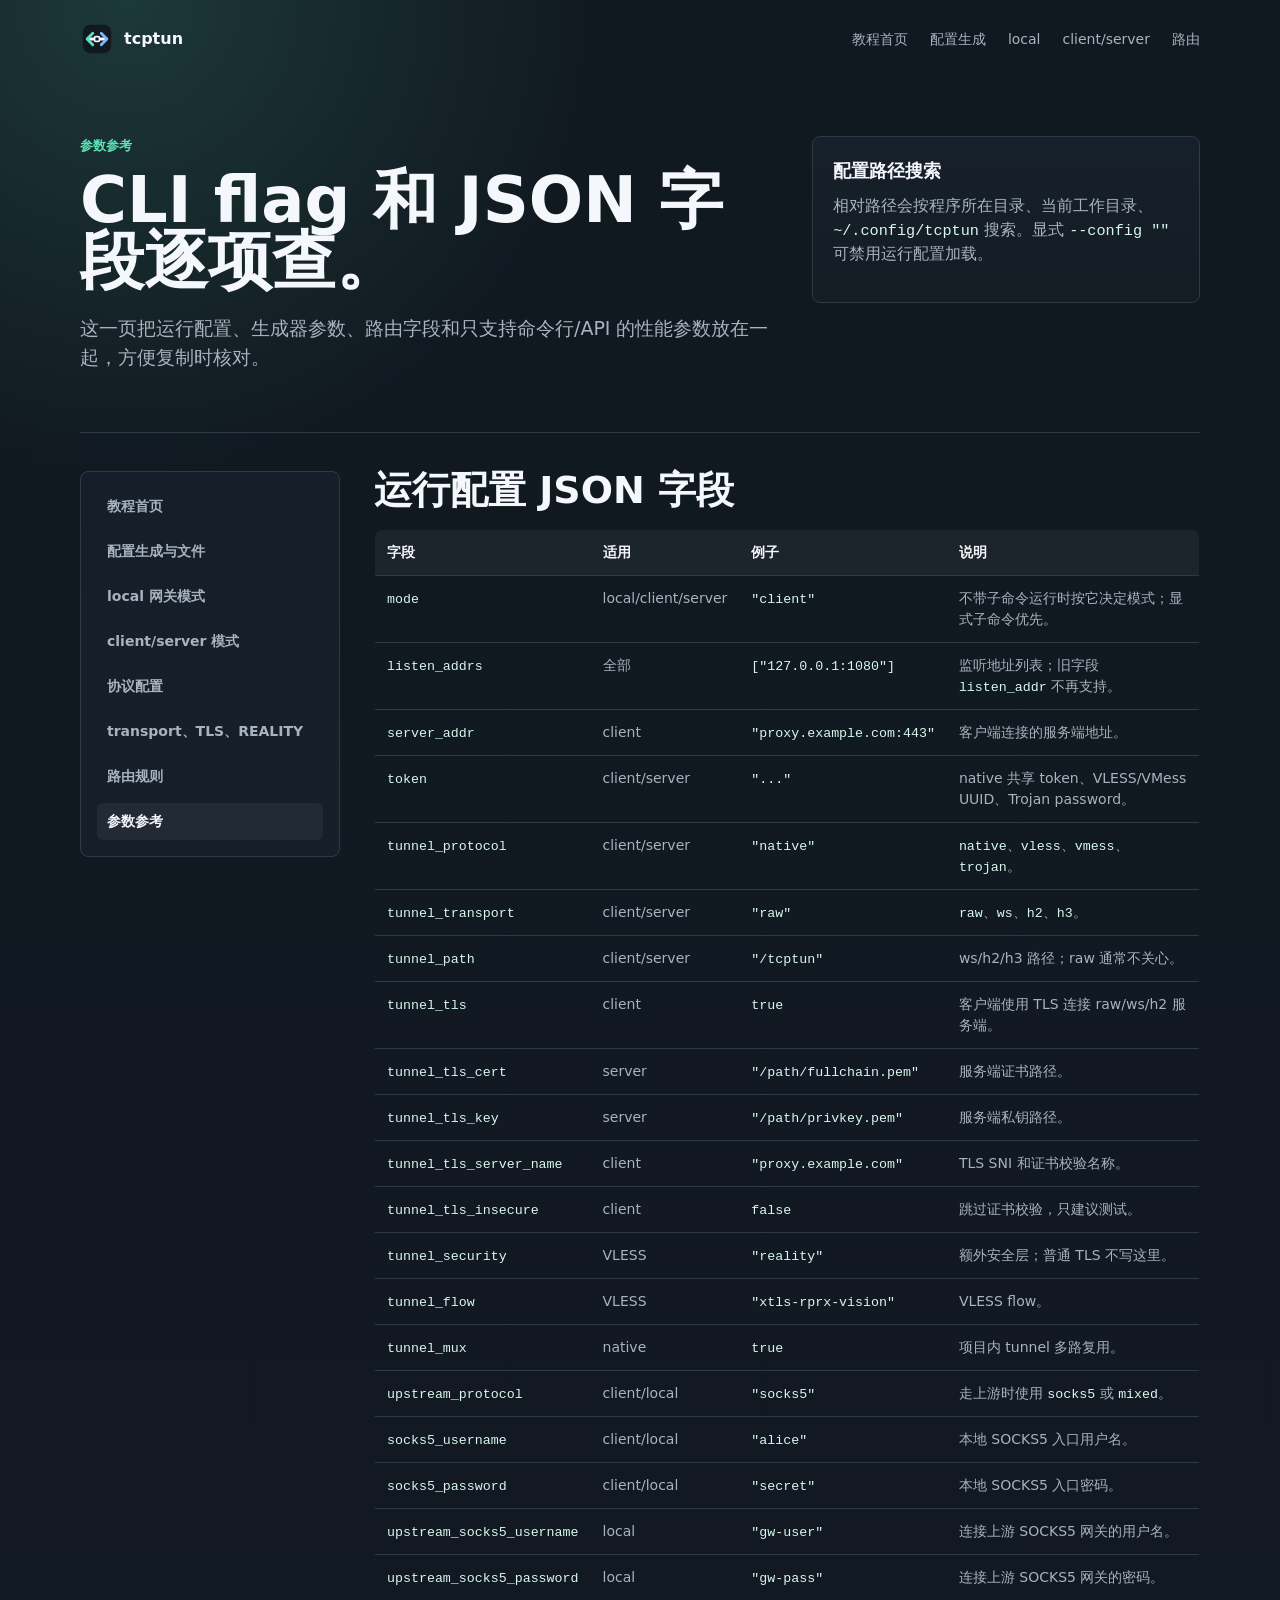
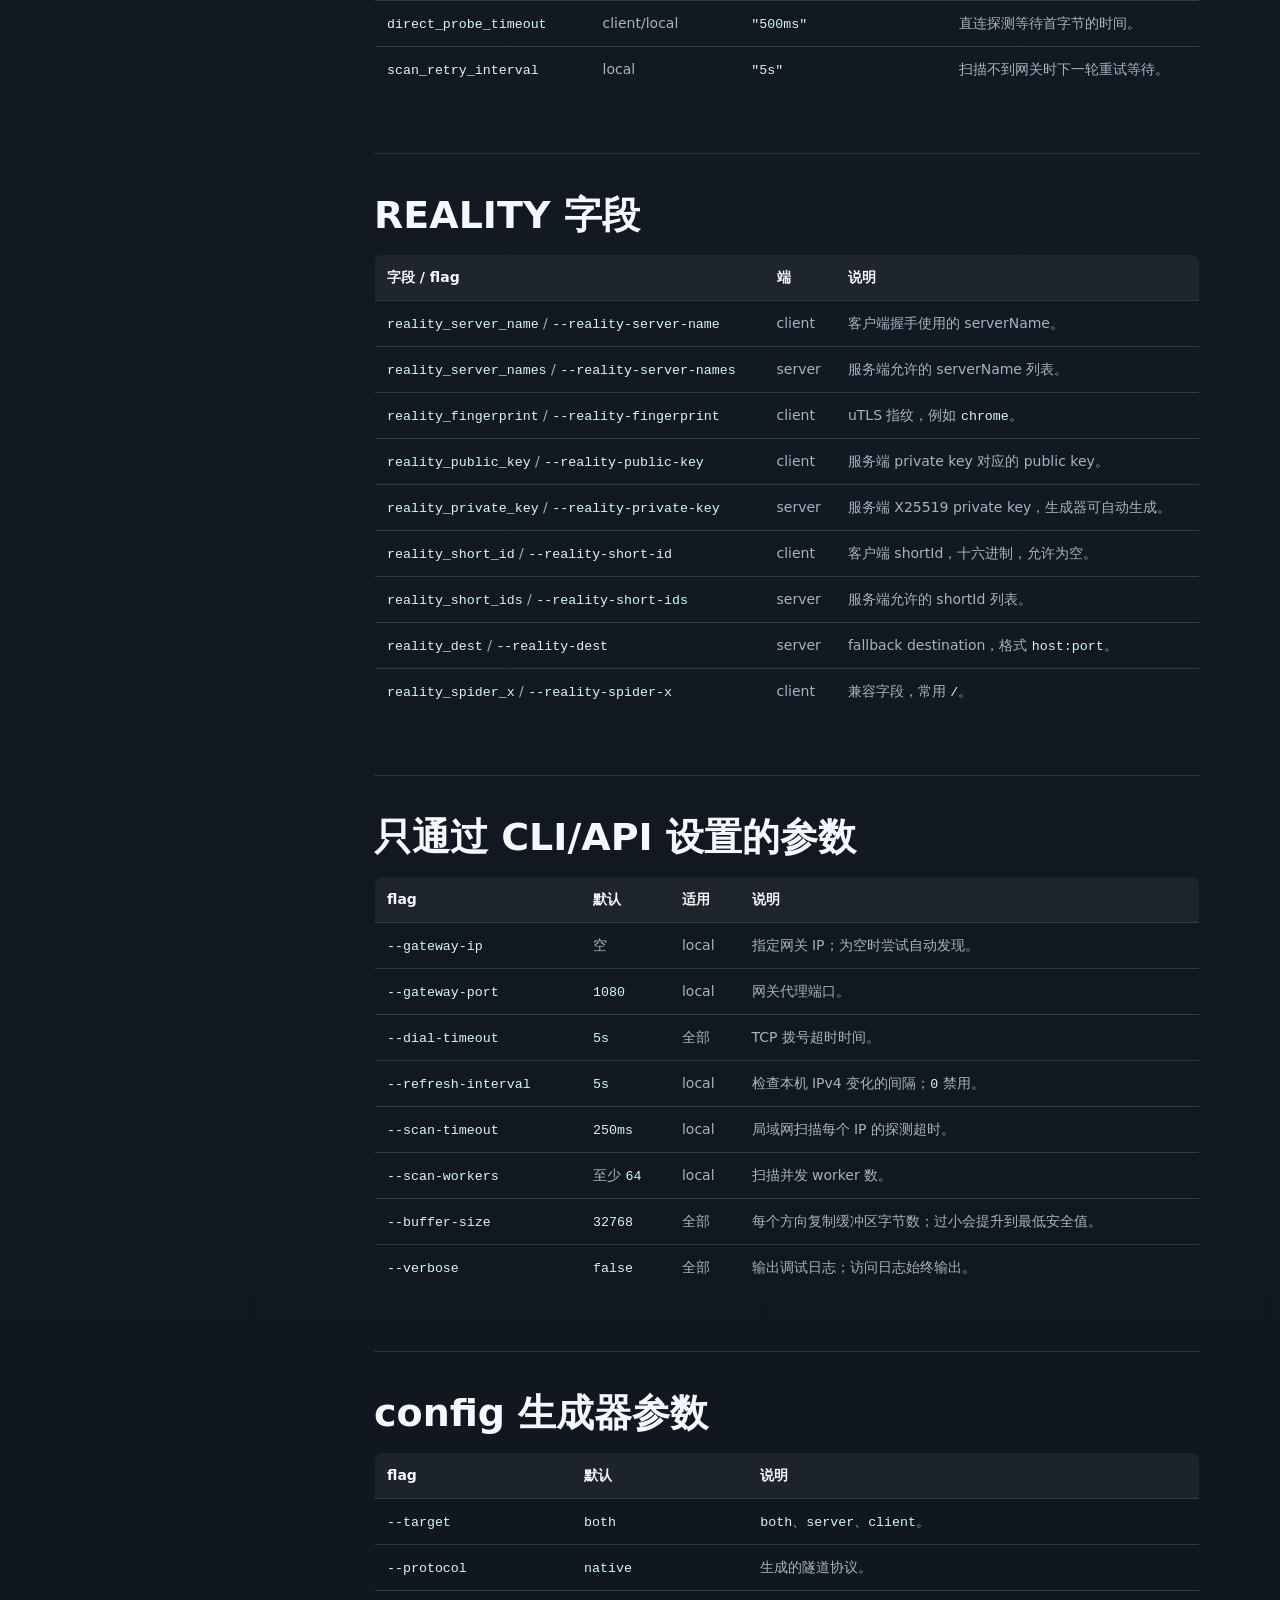
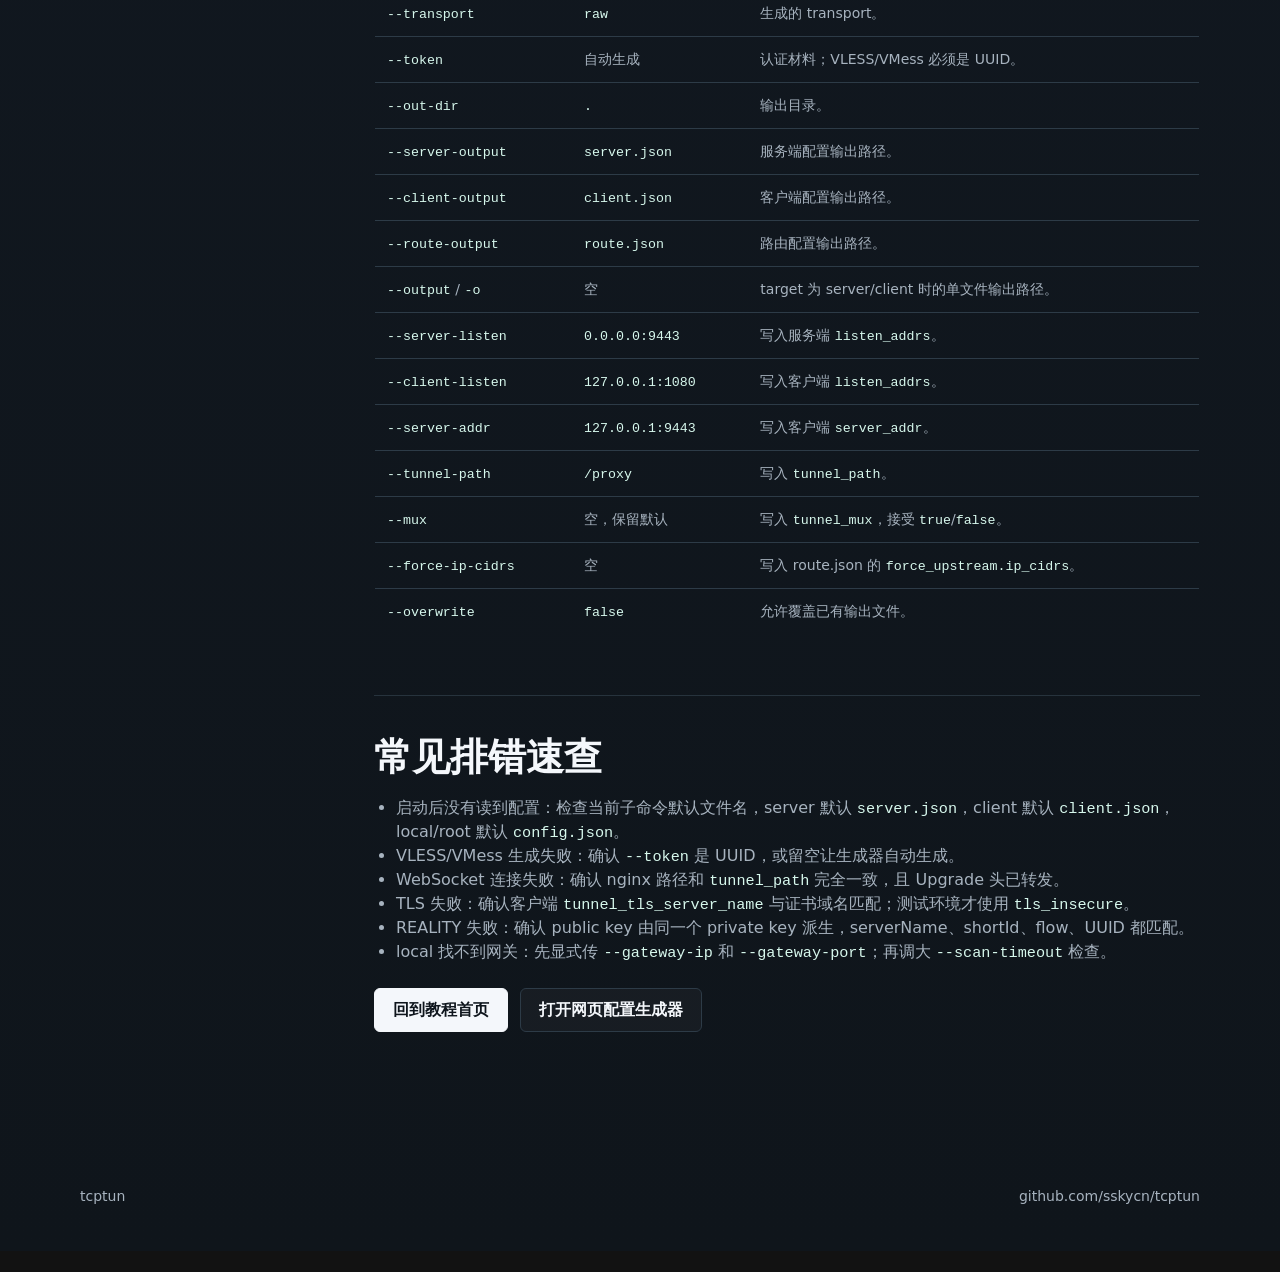
<file: site/guide/reference.html>
<!doctype html>
<html lang="zh-CN">
  <head>
    <meta charset="utf-8">
    <meta name="viewport" content="width=device-width, initial-scale=1">
    <title>参数参考 - tcptun 使用教程</title>
    <meta name="description" content="tcptun CLI 和 JSON 参数参考，覆盖 local、client、server、config、TLS、REALITY、路由和性能参数。">
    <link rel="canonical" href="https://tcptun.com/guide/reference.html">
    <meta name="theme-color" content="#101820">
    <link rel="icon" href="../icon.svg?v=20260701-2" type="image/svg+xml">
    <link rel="stylesheet" href="../styles.css">
  </head>
  <body>
    <header class="topbar"><a class="brand" href="../"><img class="brand-icon" src="../icon.svg?v=20260701-2" alt=""><span>tcptun</span></a><nav class="nav"><a href="./">教程首页</a><a href="config.html">配置生成</a><a href="local.html">local</a><a href="client-server.html">client/server</a><a href="routes.html">路由</a></nav></header>
    <main class="doc-main">
      <section class="doc-hero"><div><p class="eyebrow">参数参考</p><h1>CLI flag 和 JSON 字段逐项查。</h1><p class="lede">这一页把运行配置、生成器参数、路由字段和只支持命令行/API 的性能参数放在一起，方便复制时核对。</p></div><div class="doc-card"><h3>配置路径搜索</h3><p>相对路径会按程序所在目录、当前工作目录、<code>~/.config/tcptun</code> 搜索。显式 <code>--config ""</code> 可禁用运行配置加载。</p></div></section>
      <section class="doc-shell">
        <aside class="doc-sidebar"><a href="./">教程首页</a><a href="config.html">配置生成与文件</a><a href="local.html">local 网关模式</a><a href="client-server.html">client/server 模式</a><a href="protocols.html">协议配置</a><a href="transports.html">transport、TLS、REALITY</a><a href="routes.html">路由规则</a><a class="active" href="reference.html">参数参考</a></aside>
        <div class="doc-content">
          <section class="doc-section">
            <h2>运行配置 JSON 字段</h2>
            <table class="doc-table">
              <thead><tr><th>字段</th><th>适用</th><th>例子</th><th>说明</th></tr></thead>
              <tbody>
                <tr><td><code>mode</code></td><td>local/client/server</td><td><code>"client"</code></td><td>不带子命令运行时按它决定模式；显式子命令优先。</td></tr>
                <tr><td><code>listen_addrs</code></td><td>全部</td><td><code>["127.0.0.1:1080"]</code></td><td>监听地址列表；旧字段 <code>listen_addr</code> 不再支持。</td></tr>
                <tr><td><code>server_addr</code></td><td>client</td><td><code>"proxy.example.com:443"</code></td><td>客户端连接的服务端地址。</td></tr>
                <tr><td><code>token</code></td><td>client/server</td><td><code>"..."</code></td><td>native 共享 token、VLESS/VMess UUID、Trojan password。</td></tr>
                <tr><td><code>tunnel_protocol</code></td><td>client/server</td><td><code>"native"</code></td><td><code>native</code>、<code>vless</code>、<code>vmess</code>、<code>trojan</code>。</td></tr>
                <tr><td><code>tunnel_transport</code></td><td>client/server</td><td><code>"raw"</code></td><td><code>raw</code>、<code>ws</code>、<code>h2</code>、<code>h3</code>。</td></tr>
                <tr><td><code>tunnel_path</code></td><td>client/server</td><td><code>"/tcptun"</code></td><td>ws/h2/h3 路径；raw 通常不关心。</td></tr>
                <tr><td><code>tunnel_tls</code></td><td>client</td><td><code>true</code></td><td>客户端使用 TLS 连接 raw/ws/h2 服务端。</td></tr>
                <tr><td><code>tunnel_tls_cert</code></td><td>server</td><td><code>"/path/fullchain.pem"</code></td><td>服务端证书路径。</td></tr>
                <tr><td><code>tunnel_tls_key</code></td><td>server</td><td><code>"/path/privkey.pem"</code></td><td>服务端私钥路径。</td></tr>
                <tr><td><code>tunnel_tls_server_name</code></td><td>client</td><td><code>"proxy.example.com"</code></td><td>TLS SNI 和证书校验名称。</td></tr>
                <tr><td><code>tunnel_tls_insecure</code></td><td>client</td><td><code>false</code></td><td>跳过证书校验，只建议测试。</td></tr>
                <tr><td><code>tunnel_security</code></td><td>VLESS</td><td><code>"reality"</code></td><td>额外安全层；普通 TLS 不写这里。</td></tr>
                <tr><td><code>tunnel_flow</code></td><td>VLESS</td><td><code>"xtls-rprx-vision"</code></td><td>VLESS flow。</td></tr>
                <tr><td><code>tunnel_mux</code></td><td>native</td><td><code>true</code></td><td>项目内 tunnel 多路复用。</td></tr>
                <tr><td><code>upstream_protocol</code></td><td>client/local</td><td><code>"socks5"</code></td><td>走上游时使用 <code>socks5</code> 或 <code>mixed</code>。</td></tr>
                <tr><td><code>socks5_username</code></td><td>client/local</td><td><code>"alice"</code></td><td>本地 SOCKS5 入口用户名。</td></tr>
                <tr><td><code>socks5_password</code></td><td>client/local</td><td><code>"secret"</code></td><td>本地 SOCKS5 入口密码。</td></tr>
                <tr><td><code>upstream_socks5_username</code></td><td>local</td><td><code>"gw-user"</code></td><td>连接上游 SOCKS5 网关的用户名。</td></tr>
                <tr><td><code>upstream_socks5_password</code></td><td>local</td><td><code>"gw-pass"</code></td><td>连接上游 SOCKS5 网关的密码。</td></tr>
                <tr><td><code>direct_probe_timeout</code></td><td>client/local</td><td><code>"500ms"</code></td><td>直连探测等待首字节的时间。</td></tr>
                <tr><td><code>scan_retry_interval</code></td><td>local</td><td><code>"5s"</code></td><td>扫描不到网关时下一轮重试等待。</td></tr>
              </tbody>
            </table>
          </section>

          <section class="doc-section">
            <h2>REALITY 字段</h2>
            <table class="doc-table">
              <thead><tr><th>字段 / flag</th><th>端</th><th>说明</th></tr></thead>
              <tbody>
                <tr><td><code>reality_server_name</code> / <code>--reality-server-name</code></td><td>client</td><td>客户端握手使用的 serverName。</td></tr>
                <tr><td><code>reality_server_names</code> / <code>--reality-server-names</code></td><td>server</td><td>服务端允许的 serverName 列表。</td></tr>
                <tr><td><code>reality_fingerprint</code> / <code>--reality-fingerprint</code></td><td>client</td><td>uTLS 指纹，例如 <code>chrome</code>。</td></tr>
                <tr><td><code>reality_public_key</code> / <code>--reality-public-key</code></td><td>client</td><td>服务端 private key 对应的 public key。</td></tr>
                <tr><td><code>reality_private_key</code> / <code>--reality-private-key</code></td><td>server</td><td>服务端 X25519 private key，生成器可自动生成。</td></tr>
                <tr><td><code>reality_short_id</code> / <code>--reality-short-id</code></td><td>client</td><td>客户端 shortId，十六进制，允许为空。</td></tr>
                <tr><td><code>reality_short_ids</code> / <code>--reality-short-ids</code></td><td>server</td><td>服务端允许的 shortId 列表。</td></tr>
                <tr><td><code>reality_dest</code> / <code>--reality-dest</code></td><td>server</td><td>fallback destination，格式 <code>host:port</code>。</td></tr>
                <tr><td><code>reality_spider_x</code> / <code>--reality-spider-x</code></td><td>client</td><td>兼容字段，常用 <code>/</code>。</td></tr>
              </tbody>
            </table>
          </section>

          <section class="doc-section">
            <h2>只通过 CLI/API 设置的参数</h2>
            <table class="doc-table">
              <thead><tr><th>flag</th><th>默认</th><th>适用</th><th>说明</th></tr></thead>
              <tbody>
                <tr><td><code>--gateway-ip</code></td><td>空</td><td>local</td><td>指定网关 IP；为空时尝试自动发现。</td></tr>
                <tr><td><code>--gateway-port</code></td><td><code>1080</code></td><td>local</td><td>网关代理端口。</td></tr>
                <tr><td><code>--dial-timeout</code></td><td><code>5s</code></td><td>全部</td><td>TCP 拨号超时时间。</td></tr>
                <tr><td><code>--refresh-interval</code></td><td><code>5s</code></td><td>local</td><td>检查本机 IPv4 变化的间隔；<code>0</code> 禁用。</td></tr>
                <tr><td><code>--scan-timeout</code></td><td><code>250ms</code></td><td>local</td><td>局域网扫描每个 IP 的探测超时。</td></tr>
                <tr><td><code>--scan-workers</code></td><td>至少 <code>64</code></td><td>local</td><td>扫描并发 worker 数。</td></tr>
                <tr><td><code>--buffer-size</code></td><td><code>32768</code></td><td>全部</td><td>每个方向复制缓冲区字节数；过小会提升到最低安全值。</td></tr>
                <tr><td><code>--verbose</code></td><td><code>false</code></td><td>全部</td><td>输出调试日志；访问日志始终输出。</td></tr>
              </tbody>
            </table>
          </section>

          <section class="doc-section">
            <h2>config 生成器参数</h2>
            <table class="doc-table">
              <thead><tr><th>flag</th><th>默认</th><th>说明</th></tr></thead>
              <tbody>
                <tr><td><code>--target</code></td><td><code>both</code></td><td><code>both</code>、<code>server</code>、<code>client</code>。</td></tr>
                <tr><td><code>--protocol</code></td><td><code>native</code></td><td>生成的隧道协议。</td></tr>
                <tr><td><code>--transport</code></td><td><code>raw</code></td><td>生成的 transport。</td></tr>
                <tr><td><code>--token</code></td><td>自动生成</td><td>认证材料；VLESS/VMess 必须是 UUID。</td></tr>
                <tr><td><code>--out-dir</code></td><td><code>.</code></td><td>输出目录。</td></tr>
                <tr><td><code>--server-output</code></td><td><code>server.json</code></td><td>服务端配置输出路径。</td></tr>
                <tr><td><code>--client-output</code></td><td><code>client.json</code></td><td>客户端配置输出路径。</td></tr>
                <tr><td><code>--route-output</code></td><td><code>route.json</code></td><td>路由配置输出路径。</td></tr>
                <tr><td><code>--output</code> / <code>-o</code></td><td>空</td><td>target 为 server/client 时的单文件输出路径。</td></tr>
                <tr><td><code>--server-listen</code></td><td><code>0.0.0.0:9443</code></td><td>写入服务端 <code>listen_addrs</code>。</td></tr>
                <tr><td><code>--client-listen</code></td><td><code>127.0.0.1:1080</code></td><td>写入客户端 <code>listen_addrs</code>。</td></tr>
                <tr><td><code>--server-addr</code></td><td><code>127.0.0.1:9443</code></td><td>写入客户端 <code>server_addr</code>。</td></tr>
                <tr><td><code>--tunnel-path</code></td><td><code>/proxy</code></td><td>写入 <code>tunnel_path</code>。</td></tr>
                <tr><td><code>--mux</code></td><td>空，保留默认</td><td>写入 <code>tunnel_mux</code>，接受 <code>true</code>/<code>false</code>。</td></tr>
                <tr><td><code>--force-ip-cidrs</code></td><td>空</td><td>写入 route.json 的 <code>force_upstream.ip_cidrs</code>。</td></tr>
                <tr><td><code>--overwrite</code></td><td><code>false</code></td><td>允许覆盖已有输出文件。</td></tr>
              </tbody>
            </table>
          </section>

          <section class="doc-section">
            <h2>常见排错速查</h2>
            <ul>
              <li>启动后没有读到配置：检查当前子命令默认文件名，server 默认 <code>server.json</code>，client 默认 <code>client.json</code>，local/root 默认 <code>config.json</code>。</li>
              <li>VLESS/VMess 生成失败：确认 <code>--token</code> 是 UUID，或留空让生成器自动生成。</li>
              <li>WebSocket 连接失败：确认 nginx 路径和 <code>tunnel_path</code> 完全一致，且 Upgrade 头已转发。</li>
              <li>TLS 失败：确认客户端 <code>tunnel_tls_server_name</code> 与证书域名匹配；测试环境才使用 <code>tls_insecure</code>。</li>
              <li>REALITY 失败：确认 public key 由同一个 private key 派生，serverName、shortId、flow、UUID 都匹配。</li>
              <li>local 找不到网关：先显式传 <code>--gateway-ip</code> 和 <code>--gateway-port</code>；再调大 <code>--scan-timeout</code> 检查。</li>
            </ul>
            <div class="doc-next"><a class="button primary" href="./">回到教程首页</a><a class="button secondary" href="../#generator">打开网页配置生成器</a></div>
          </section>
        </div>
      </section>
    </main>
    <footer class="footer"><span>tcptun</span><a href="https://github.com/sskycn/tcptun">github.com/sskycn/tcptun</a></footer>
  </body>
</html>
</file>
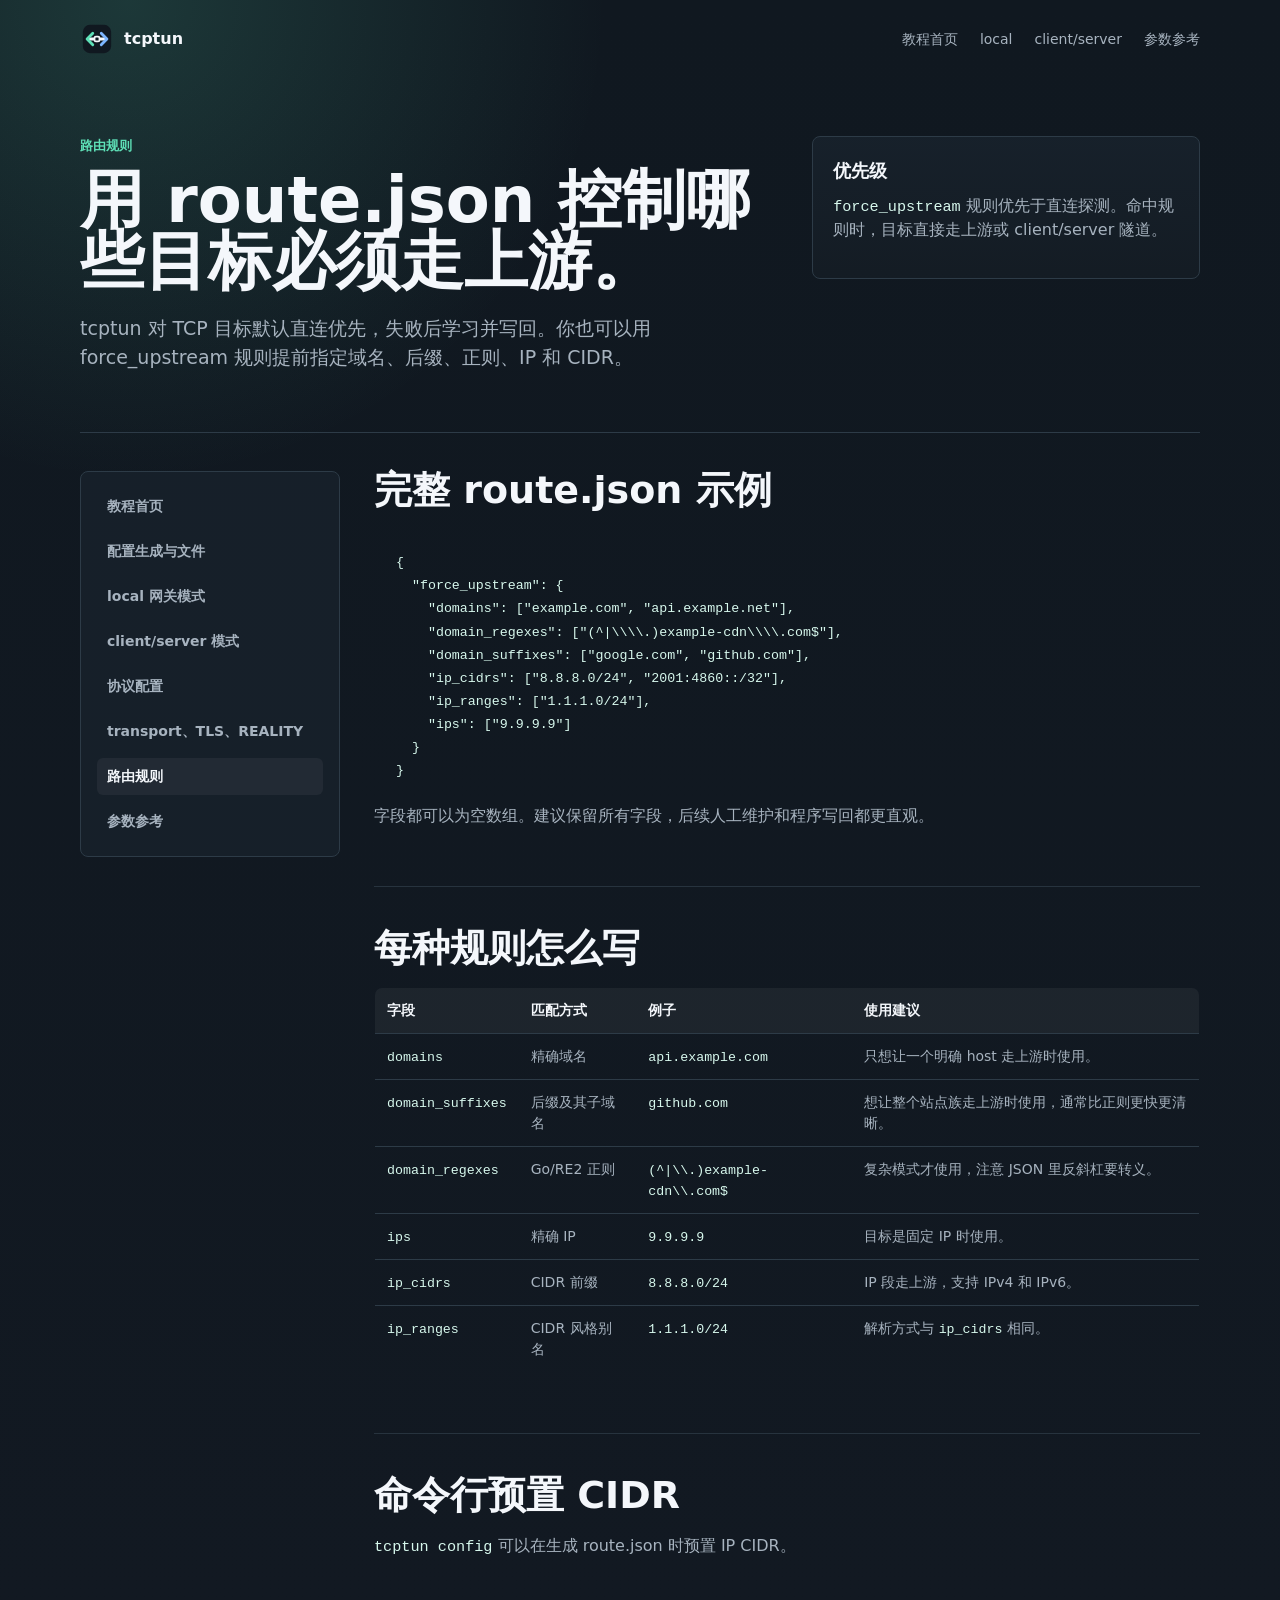
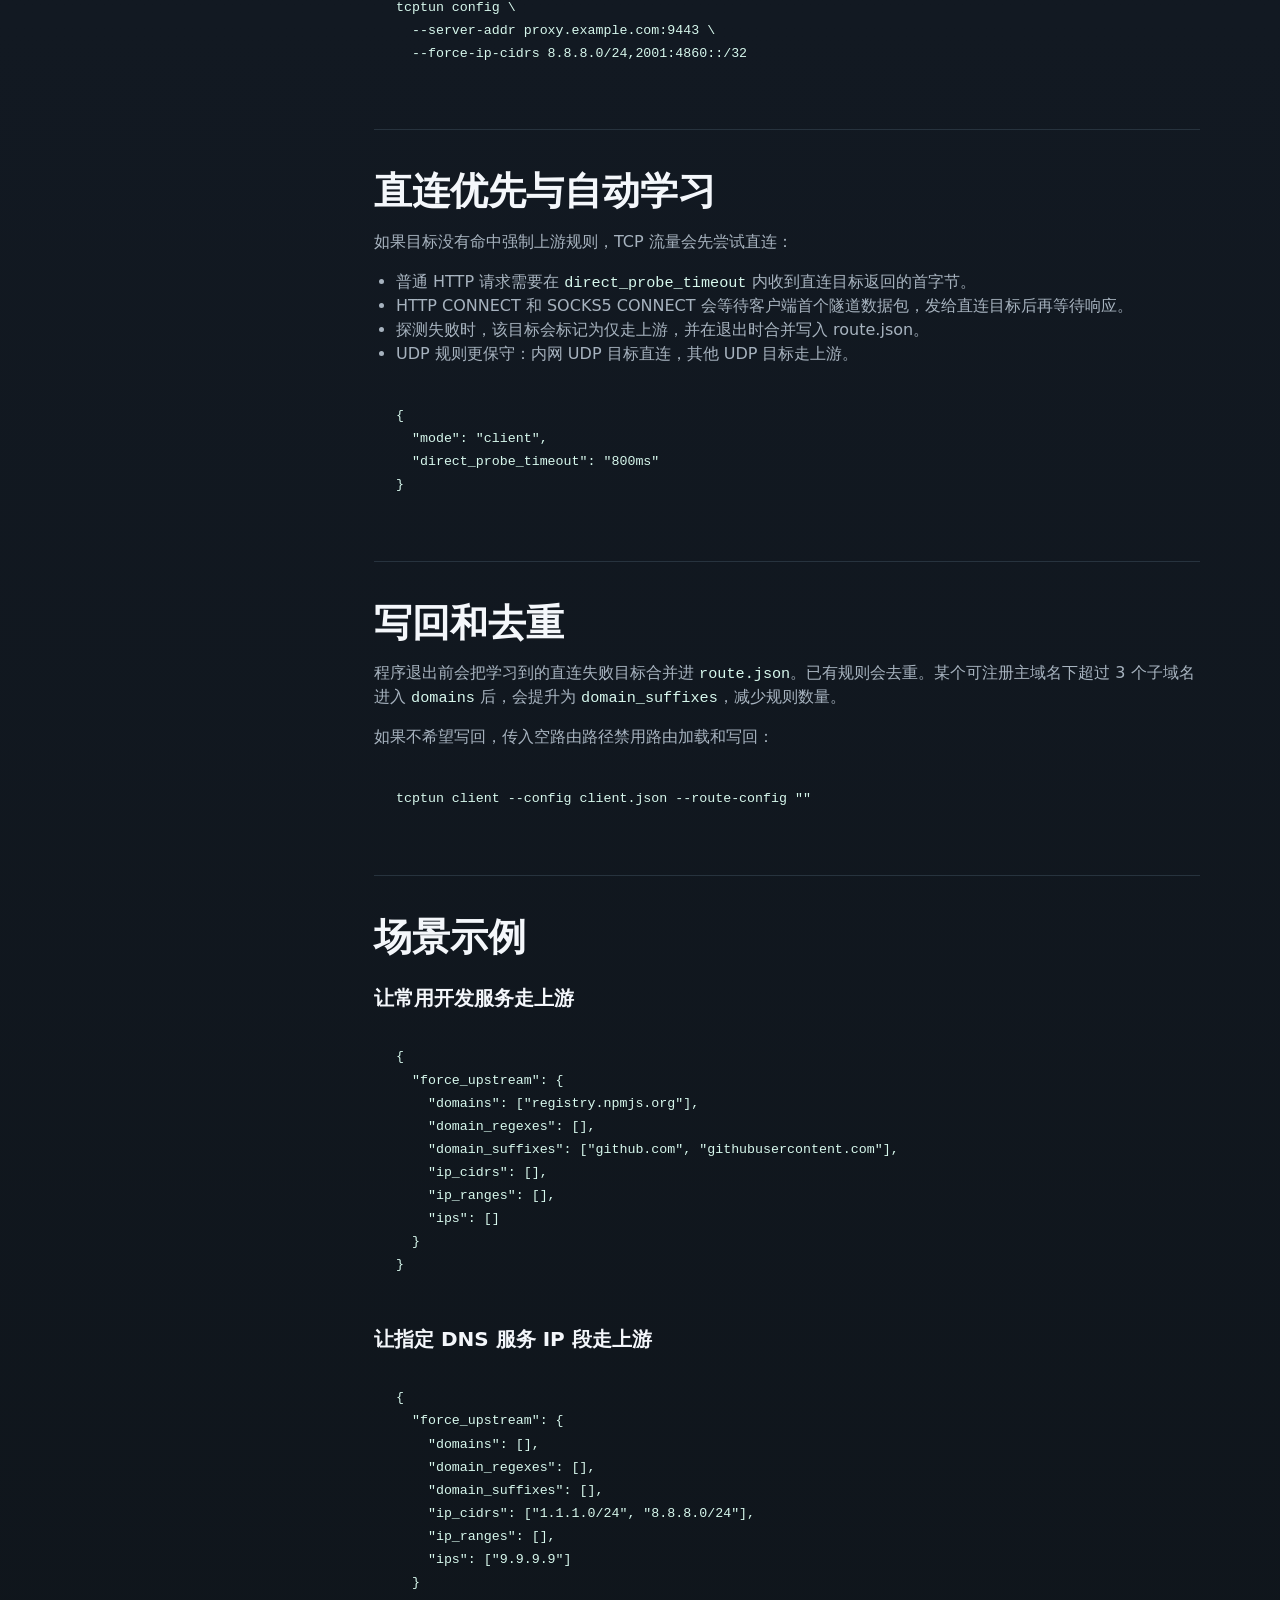
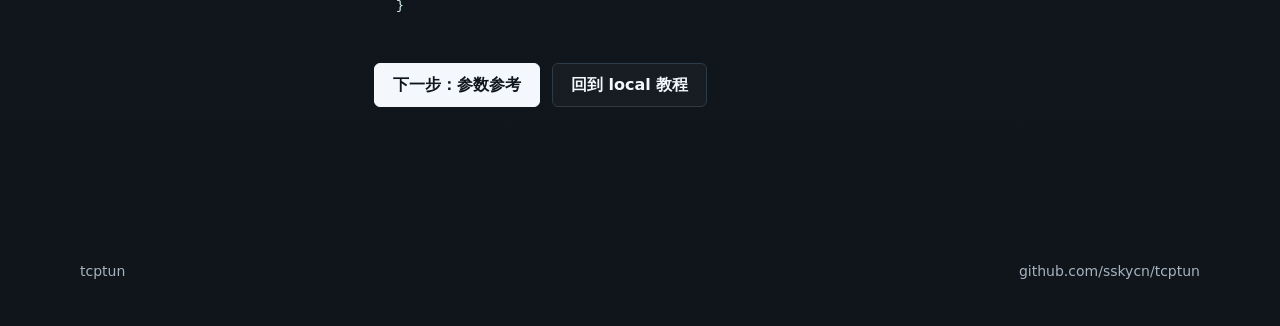
<file: site/guide/routes.html>
<!doctype html>
<html lang="zh-CN">
  <head>
    <meta charset="utf-8">
    <meta name="viewport" content="width=device-width, initial-scale=1">
    <title>路由规则 - tcptun 使用教程</title>
    <meta name="description" content="tcptun route.json 路由规则教程，包含 force_upstream 域名、后缀、正则、IP、CIDR 和直连学习。">
    <link rel="canonical" href="https://tcptun.com/guide/routes.html">
    <meta name="theme-color" content="#101820">
    <link rel="icon" href="../icon.svg?v=20260701-2" type="image/svg+xml">
    <link rel="stylesheet" href="../styles.css">
  </head>
  <body>
    <header class="topbar"><a class="brand" href="../"><img class="brand-icon" src="../icon.svg?v=20260701-2" alt=""><span>tcptun</span></a><nav class="nav"><a href="./">教程首页</a><a href="local.html">local</a><a href="client-server.html">client/server</a><a href="reference.html">参数参考</a></nav></header>
    <main class="doc-main">
      <section class="doc-hero"><div><p class="eyebrow">路由规则</p><h1>用 route.json 控制哪些目标必须走上游。</h1><p class="lede">tcptun 对 TCP 目标默认直连优先，失败后学习并写回。你也可以用 force_upstream 规则提前指定域名、后缀、正则、IP 和 CIDR。</p></div><div class="doc-card"><h3>优先级</h3><p><code>force_upstream</code> 规则优先于直连探测。命中规则时，目标直接走上游或 client/server 隧道。</p></div></section>
      <section class="doc-shell">
        <aside class="doc-sidebar"><a href="./">教程首页</a><a href="config.html">配置生成与文件</a><a href="local.html">local 网关模式</a><a href="client-server.html">client/server 模式</a><a href="protocols.html">协议配置</a><a href="transports.html">transport、TLS、REALITY</a><a class="active" href="routes.html">路由规则</a><a href="reference.html">参数参考</a></aside>
        <div class="doc-content">
          <section class="doc-section">
            <h2>完整 route.json 示例</h2>
            <pre><code>{
  "force_upstream": {
    "domains": ["example.com", "api.example.net"],
    "domain_regexes": ["(^|\\\\.)example-cdn\\\\.com$"],
    "domain_suffixes": ["google.com", "github.com"],
    "ip_cidrs": ["8.8.8.0/24", "2001:4860::/32"],
    "ip_ranges": ["1.1.1.0/24"],
    "ips": ["9.9.9.9"]
  }
}</code></pre>
            <p>字段都可以为空数组。建议保留所有字段，后续人工维护和程序写回都更直观。</p>
          </section>

          <section class="doc-section">
            <h2>每种规则怎么写</h2>
            <table class="doc-table">
              <thead><tr><th>字段</th><th>匹配方式</th><th>例子</th><th>使用建议</th></tr></thead>
              <tbody>
                <tr><td><code>domains</code></td><td>精确域名</td><td><code>api.example.com</code></td><td>只想让一个明确 host 走上游时使用。</td></tr>
                <tr><td><code>domain_suffixes</code></td><td>后缀及其子域名</td><td><code>github.com</code></td><td>想让整个站点族走上游时使用，通常比正则更快更清晰。</td></tr>
                <tr><td><code>domain_regexes</code></td><td>Go/RE2 正则</td><td><code>(^|\\.)example-cdn\\.com$</code></td><td>复杂模式才使用，注意 JSON 里反斜杠要转义。</td></tr>
                <tr><td><code>ips</code></td><td>精确 IP</td><td><code>9.9.9.9</code></td><td>目标是固定 IP 时使用。</td></tr>
                <tr><td><code>ip_cidrs</code></td><td>CIDR 前缀</td><td><code>8.8.8.0/24</code></td><td>IP 段走上游，支持 IPv4 和 IPv6。</td></tr>
                <tr><td><code>ip_ranges</code></td><td>CIDR 风格别名</td><td><code>1.1.1.0/24</code></td><td>解析方式与 <code>ip_cidrs</code> 相同。</td></tr>
              </tbody>
            </table>
          </section>

          <section class="doc-section">
            <h2>命令行预置 CIDR</h2>
            <p><code>tcptun config</code> 可以在生成 route.json 时预置 IP CIDR。</p>
            <pre><code>tcptun config \
  --server-addr proxy.example.com:9443 \
  --force-ip-cidrs 8.8.8.0/24,2001:4860::/32</code></pre>
          </section>

          <section class="doc-section">
            <h2>直连优先与自动学习</h2>
            <p>如果目标没有命中强制上游规则，TCP 流量会先尝试直连：</p>
            <ul>
              <li>普通 HTTP 请求需要在 <code>direct_probe_timeout</code> 内收到直连目标返回的首字节。</li>
              <li>HTTP CONNECT 和 SOCKS5 CONNECT 会等待客户端首个隧道数据包，发给直连目标后再等待响应。</li>
              <li>探测失败时，该目标会标记为仅走上游，并在退出时合并写入 route.json。</li>
              <li>UDP 规则更保守：内网 UDP 目标直连，其他 UDP 目标走上游。</li>
            </ul>
            <pre><code>{
  "mode": "client",
  "direct_probe_timeout": "800ms"
}</code></pre>
          </section>

          <section class="doc-section">
            <h2>写回和去重</h2>
            <p>程序退出前会把学习到的直连失败目标合并进 <code>route.json</code>。已有规则会去重。某个可注册主域名下超过 3 个子域名进入 <code>domains</code> 后，会提升为 <code>domain_suffixes</code>，减少规则数量。</p>
            <p>如果不希望写回，传入空路由路径禁用路由加载和写回：</p>
            <pre><code>tcptun client --config client.json --route-config ""</code></pre>
          </section>

          <section class="doc-section">
            <h2>场景示例</h2>
            <h3>让常用开发服务走上游</h3>
            <pre><code>{
  "force_upstream": {
    "domains": ["registry.npmjs.org"],
    "domain_regexes": [],
    "domain_suffixes": ["github.com", "githubusercontent.com"],
    "ip_cidrs": [],
    "ip_ranges": [],
    "ips": []
  }
}</code></pre>
            <h3>让指定 DNS 服务 IP 段走上游</h3>
            <pre><code>{
  "force_upstream": {
    "domains": [],
    "domain_regexes": [],
    "domain_suffixes": [],
    "ip_cidrs": ["1.1.1.0/24", "8.8.8.0/24"],
    "ip_ranges": [],
    "ips": ["9.9.9.9"]
  }
}</code></pre>
            <div class="doc-next"><a class="button primary" href="reference.html">下一步：参数参考</a><a class="button secondary" href="local.html">回到 local 教程</a></div>
          </section>
        </div>
      </section>
    </main>
    <footer class="footer"><span>tcptun</span><a href="https://github.com/sskycn/tcptun">github.com/sskycn/tcptun</a></footer>
  </body>
</html>
</file>
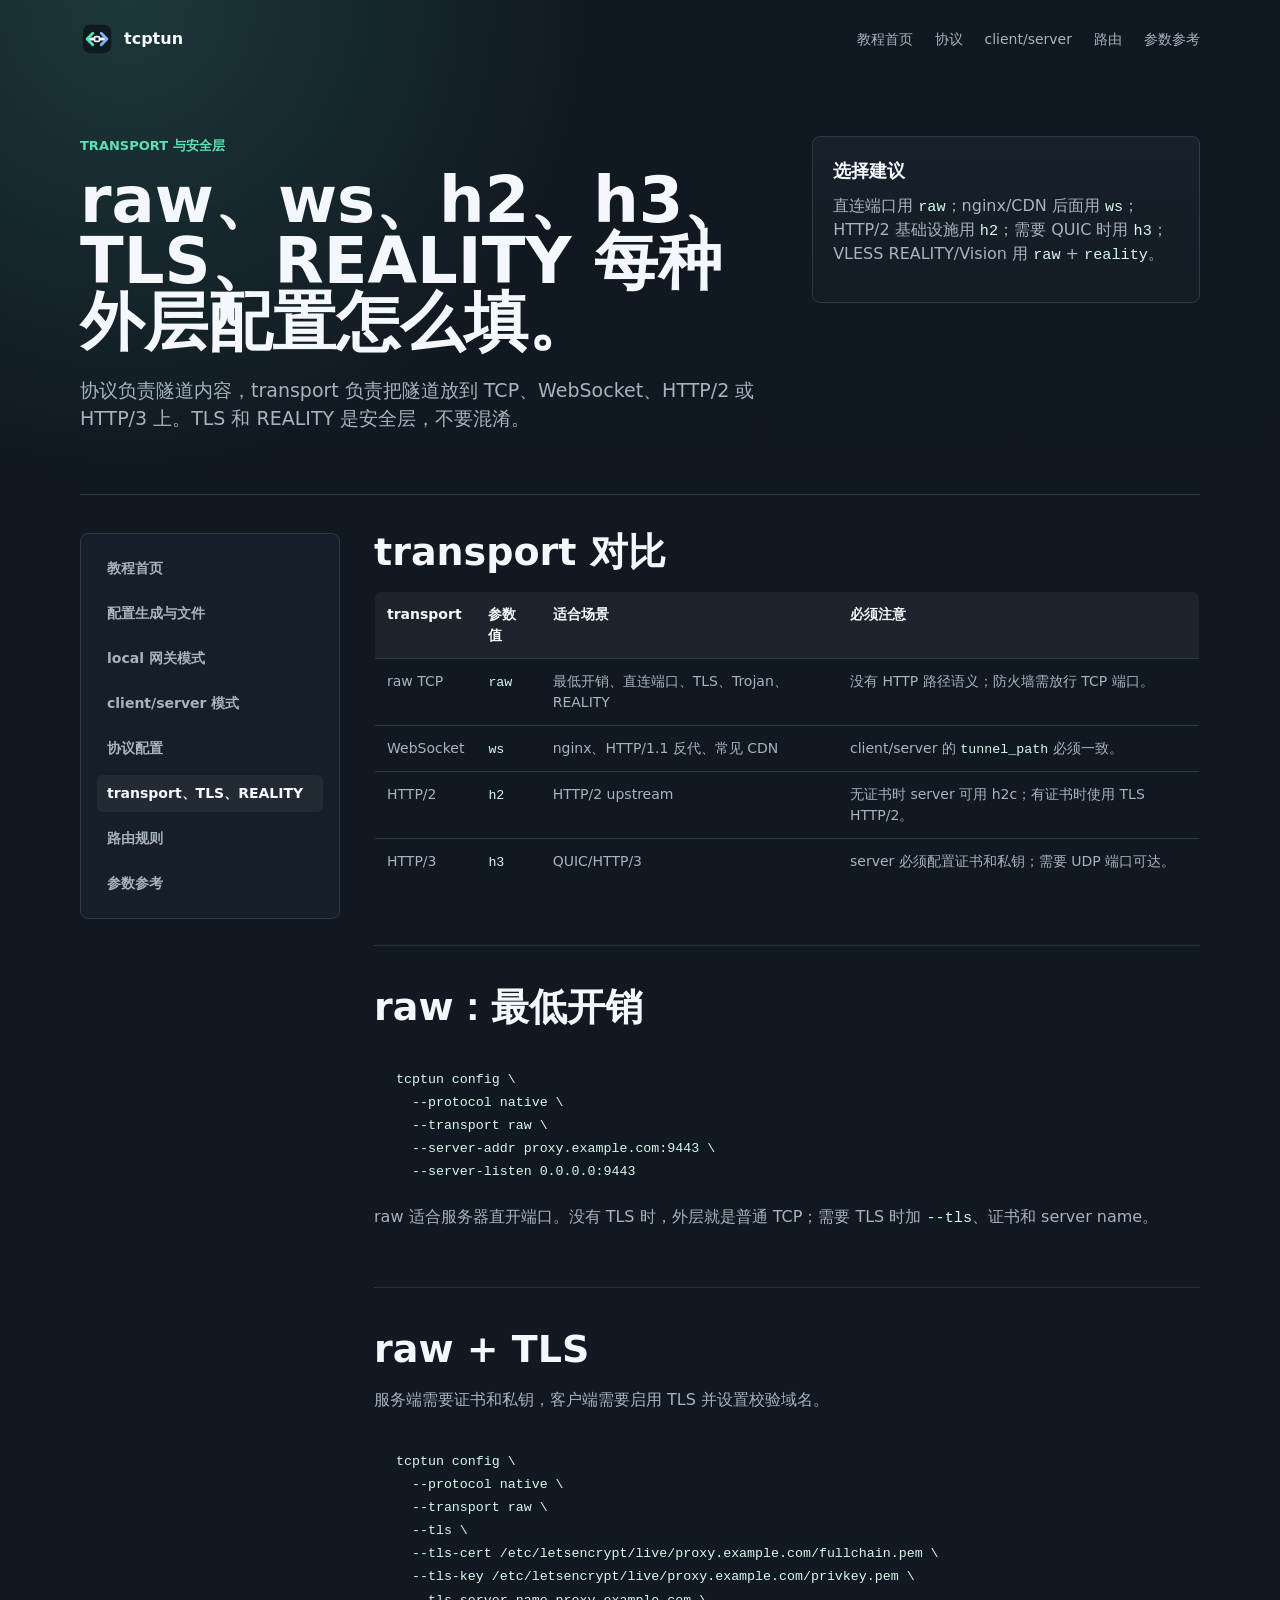
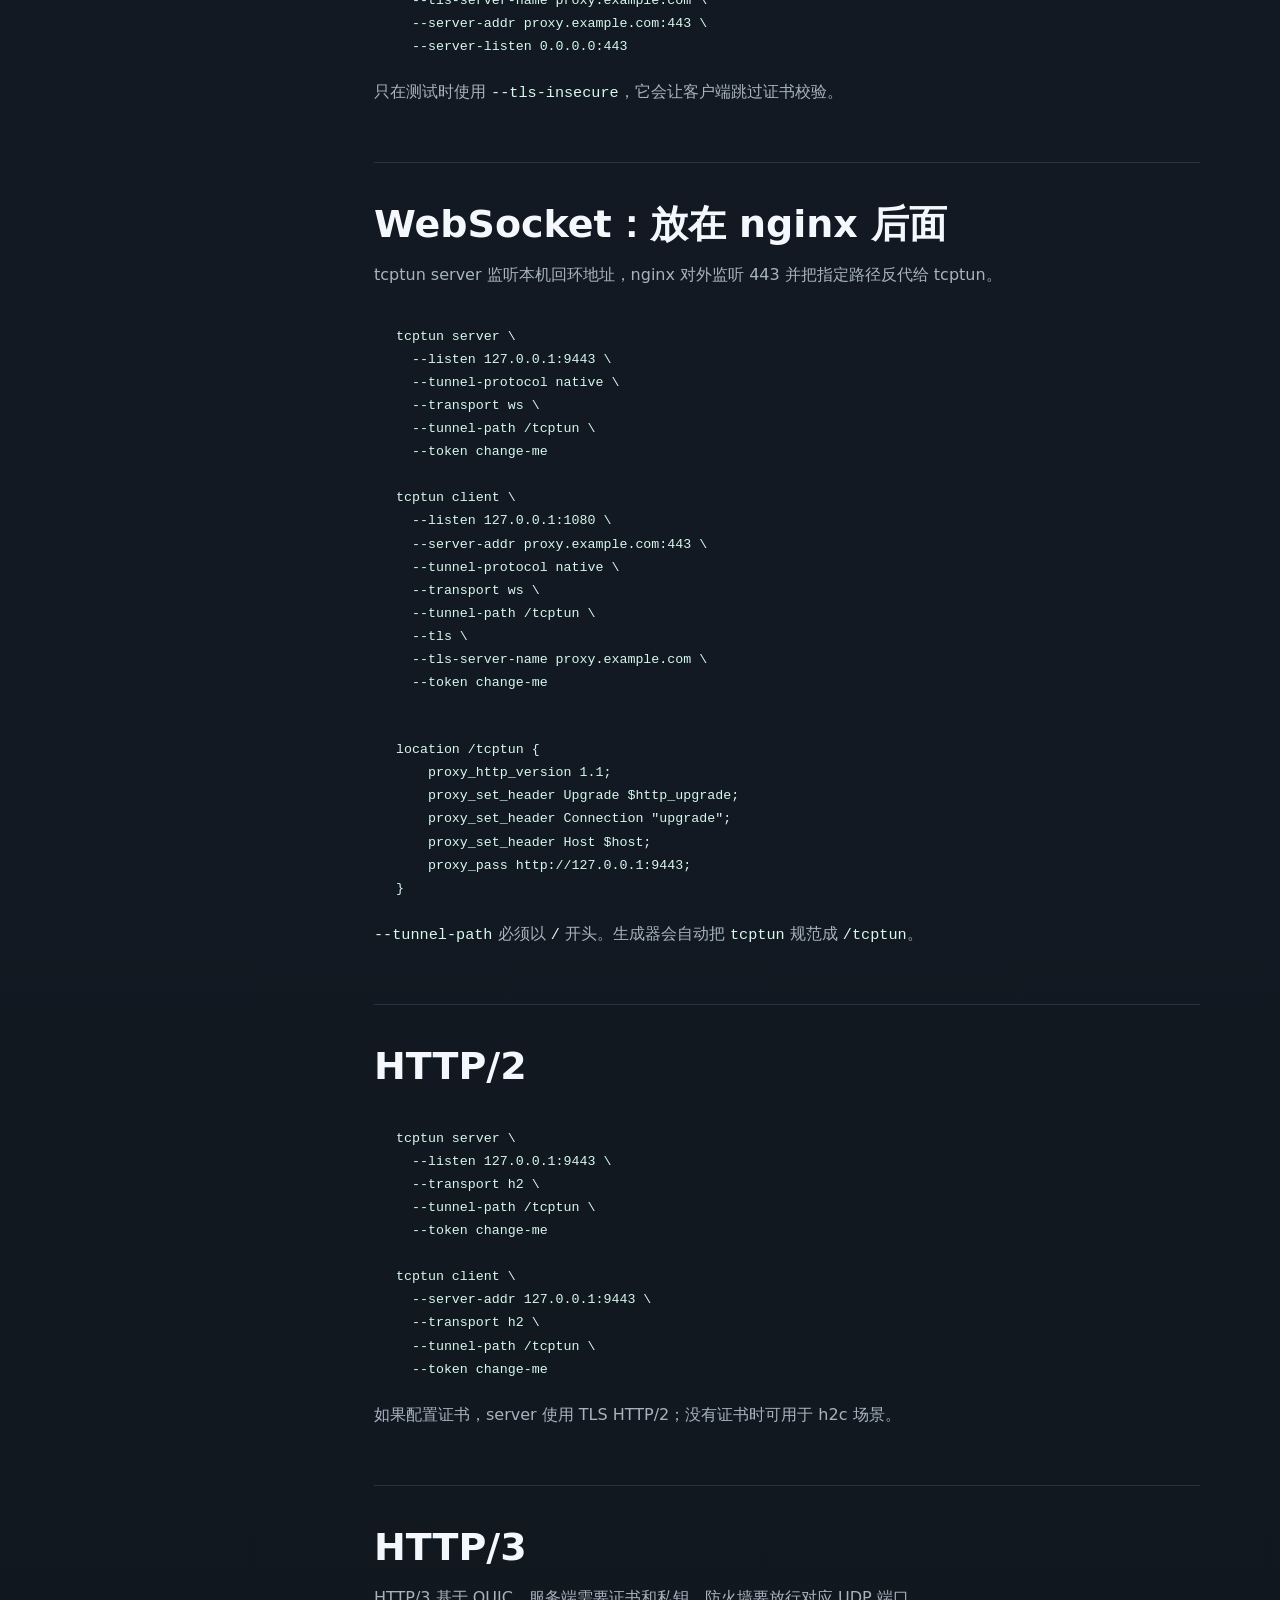
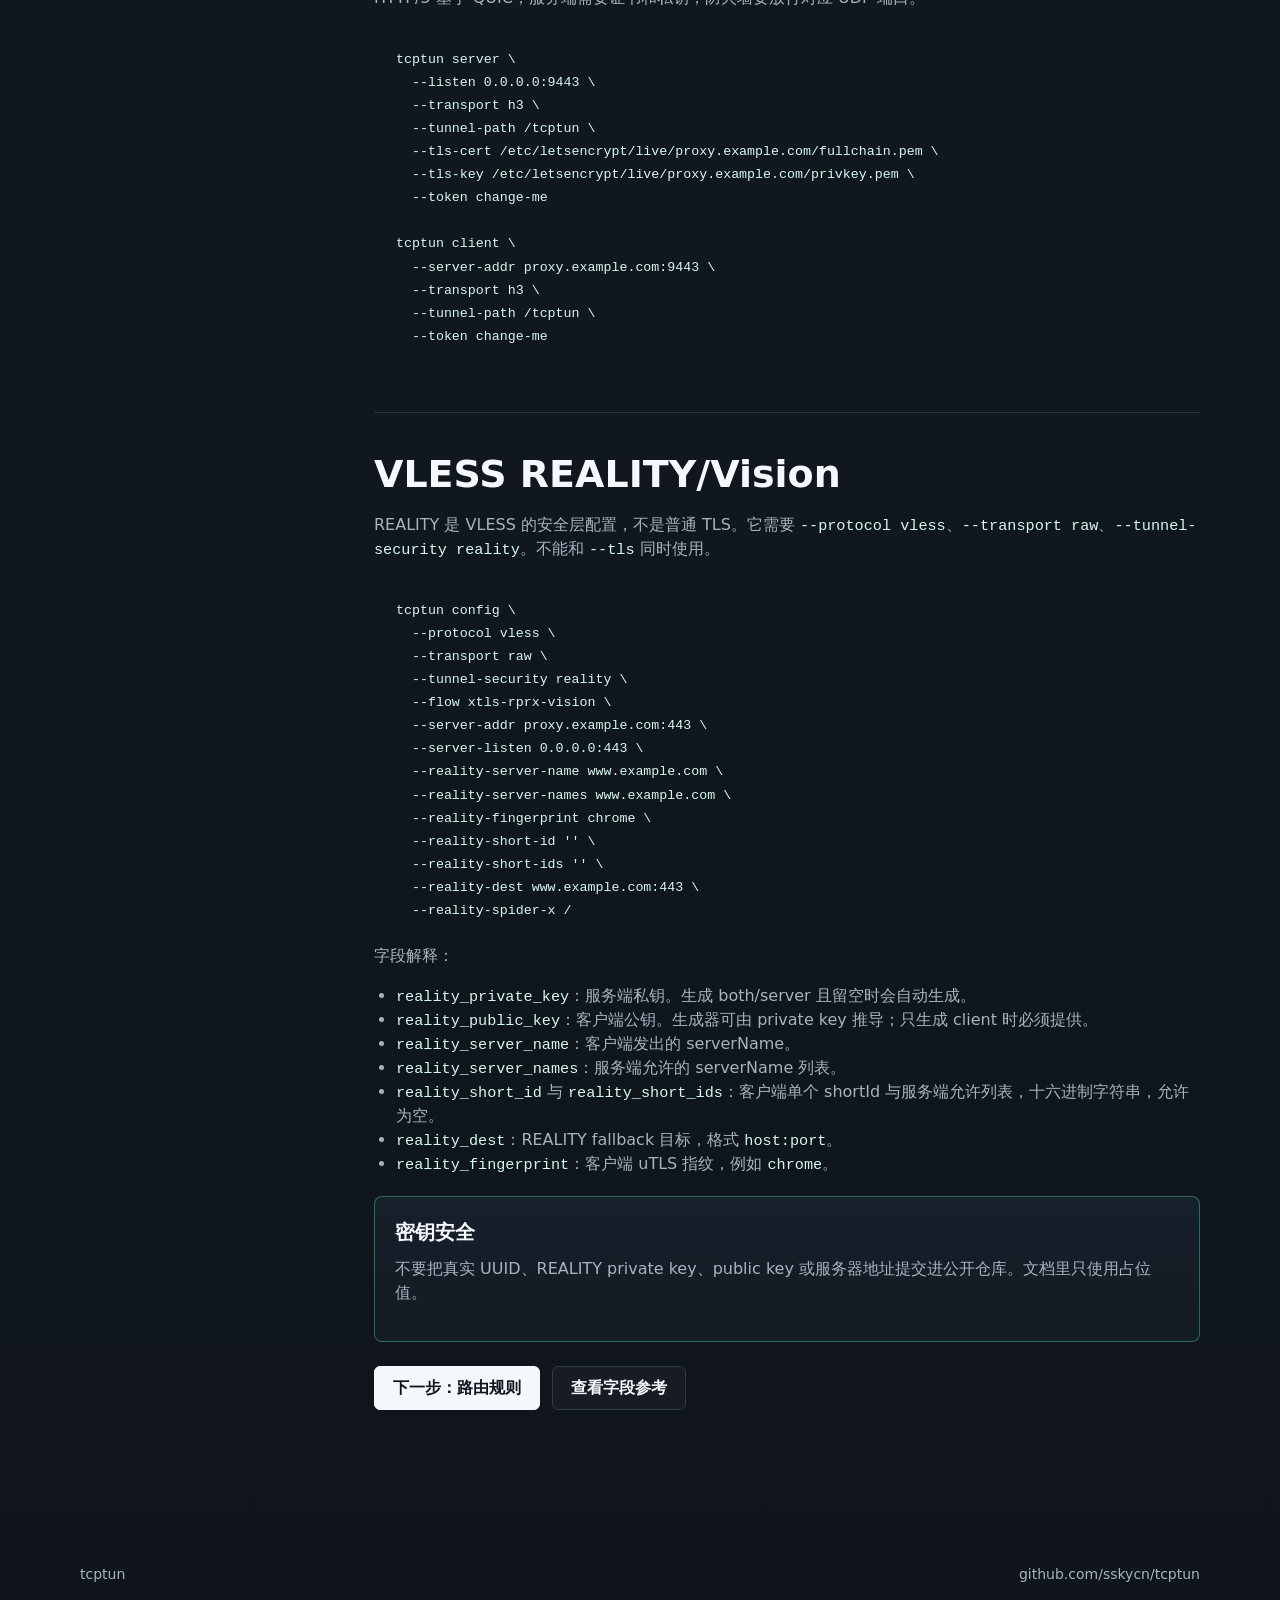
<file: site/guide/transports.html>
<!doctype html>
<html lang="zh-CN">
  <head>
    <meta charset="utf-8">
    <meta name="viewport" content="width=device-width, initial-scale=1">
    <title>transport、TLS、REALITY - tcptun 使用教程</title>
    <meta name="description" content="tcptun raw、WebSocket、HTTP/2、HTTP/3、TLS、REALITY/Vision 和 nginx 反代配置教程。">
    <link rel="canonical" href="https://tcptun.com/guide/transports.html">
    <meta name="theme-color" content="#101820">
    <link rel="icon" href="../icon.svg?v=20260701-2" type="image/svg+xml">
    <link rel="stylesheet" href="../styles.css">
  </head>
  <body>
    <header class="topbar"><a class="brand" href="../"><img class="brand-icon" src="../icon.svg?v=20260701-2" alt=""><span>tcptun</span></a><nav class="nav"><a href="./">教程首页</a><a href="protocols.html">协议</a><a href="client-server.html">client/server</a><a href="routes.html">路由</a><a href="reference.html">参数参考</a></nav></header>
    <main class="doc-main">
      <section class="doc-hero"><div><p class="eyebrow">transport 与安全层</p><h1>raw、ws、h2、h3、TLS、REALITY 每种外层配置怎么填。</h1><p class="lede">协议负责隧道内容，transport 负责把隧道放到 TCP、WebSocket、HTTP/2 或 HTTP/3 上。TLS 和 REALITY 是安全层，不要混淆。</p></div><div class="doc-card"><h3>选择建议</h3><p>直连端口用 <code>raw</code>；nginx/CDN 后面用 <code>ws</code>；HTTP/2 基础设施用 <code>h2</code>；需要 QUIC 时用 <code>h3</code>；VLESS REALITY/Vision 用 <code>raw</code> + <code>reality</code>。</p></div></section>
      <section class="doc-shell">
        <aside class="doc-sidebar"><a href="./">教程首页</a><a href="config.html">配置生成与文件</a><a href="local.html">local 网关模式</a><a href="client-server.html">client/server 模式</a><a href="protocols.html">协议配置</a><a class="active" href="transports.html">transport、TLS、REALITY</a><a href="routes.html">路由规则</a><a href="reference.html">参数参考</a></aside>
        <div class="doc-content">
          <section class="doc-section">
            <h2>transport 对比</h2>
            <table class="doc-table">
              <thead><tr><th>transport</th><th>参数值</th><th>适合场景</th><th>必须注意</th></tr></thead>
              <tbody>
                <tr><td>raw TCP</td><td><code>raw</code></td><td>最低开销、直连端口、TLS、Trojan、REALITY</td><td>没有 HTTP 路径语义；防火墙需放行 TCP 端口。</td></tr>
                <tr><td>WebSocket</td><td><code>ws</code></td><td>nginx、HTTP/1.1 反代、常见 CDN</td><td>client/server 的 <code>tunnel_path</code> 必须一致。</td></tr>
                <tr><td>HTTP/2</td><td><code>h2</code></td><td>HTTP/2 upstream</td><td>无证书时 server 可用 h2c；有证书时使用 TLS HTTP/2。</td></tr>
                <tr><td>HTTP/3</td><td><code>h3</code></td><td>QUIC/HTTP/3</td><td>server 必须配置证书和私钥；需要 UDP 端口可达。</td></tr>
              </tbody>
            </table>
          </section>

          <section class="doc-section">
            <h2>raw：最低开销</h2>
            <pre><code>tcptun config \
  --protocol native \
  --transport raw \
  --server-addr proxy.example.com:9443 \
  --server-listen 0.0.0.0:9443</code></pre>
            <p>raw 适合服务器直开端口。没有 TLS 时，外层就是普通 TCP；需要 TLS 时加 <code>--tls</code>、证书和 server name。</p>
          </section>

          <section class="doc-section">
            <h2>raw + TLS</h2>
            <p>服务端需要证书和私钥，客户端需要启用 TLS 并设置校验域名。</p>
            <pre><code>tcptun config \
  --protocol native \
  --transport raw \
  --tls \
  --tls-cert /etc/letsencrypt/live/proxy.example.com/fullchain.pem \
  --tls-key /etc/letsencrypt/live/proxy.example.com/privkey.pem \
  --tls-server-name proxy.example.com \
  --server-addr proxy.example.com:443 \
  --server-listen 0.0.0.0:443</code></pre>
            <p>只在测试时使用 <code>--tls-insecure</code>，它会让客户端跳过证书校验。</p>
          </section>

          <section class="doc-section">
            <h2>WebSocket：放在 nginx 后面</h2>
            <p>tcptun server 监听本机回环地址，nginx 对外监听 443 并把指定路径反代给 tcptun。</p>
            <pre><code>tcptun server \
  --listen 127.0.0.1:9443 \
  --tunnel-protocol native \
  --transport ws \
  --tunnel-path /tcptun \
  --token change-me

tcptun client \
  --listen 127.0.0.1:1080 \
  --server-addr proxy.example.com:443 \
  --tunnel-protocol native \
  --transport ws \
  --tunnel-path /tcptun \
  --tls \
  --tls-server-name proxy.example.com \
  --token change-me</code></pre>
            <pre><code>location /tcptun {
    proxy_http_version 1.1;
    proxy_set_header Upgrade $http_upgrade;
    proxy_set_header Connection "upgrade";
    proxy_set_header Host $host;
    proxy_pass http://127.0.0.1:9443;
}</code></pre>
            <p><code>--tunnel-path</code> 必须以 <code>/</code> 开头。生成器会自动把 <code>tcptun</code> 规范成 <code>/tcptun</code>。</p>
          </section>

          <section class="doc-section">
            <h2>HTTP/2</h2>
            <pre><code>tcptun server \
  --listen 127.0.0.1:9443 \
  --transport h2 \
  --tunnel-path /tcptun \
  --token change-me

tcptun client \
  --server-addr 127.0.0.1:9443 \
  --transport h2 \
  --tunnel-path /tcptun \
  --token change-me</code></pre>
            <p>如果配置证书，server 使用 TLS HTTP/2；没有证书时可用于 h2c 场景。</p>
          </section>

          <section class="doc-section">
            <h2>HTTP/3</h2>
            <p>HTTP/3 基于 QUIC，服务端需要证书和私钥，防火墙要放行对应 UDP 端口。</p>
            <pre><code>tcptun server \
  --listen 0.0.0.0:9443 \
  --transport h3 \
  --tunnel-path /tcptun \
  --tls-cert /etc/letsencrypt/live/proxy.example.com/fullchain.pem \
  --tls-key /etc/letsencrypt/live/proxy.example.com/privkey.pem \
  --token change-me

tcptun client \
  --server-addr proxy.example.com:9443 \
  --transport h3 \
  --tunnel-path /tcptun \
  --token change-me</code></pre>
          </section>

          <section class="doc-section">
            <h2>VLESS REALITY/Vision</h2>
            <p>REALITY 是 VLESS 的安全层配置，不是普通 TLS。它需要 <code>--protocol vless</code>、<code>--transport raw</code>、<code>--tunnel-security reality</code>。不能和 <code>--tls</code> 同时使用。</p>
            <pre><code>tcptun config \
  --protocol vless \
  --transport raw \
  --tunnel-security reality \
  --flow xtls-rprx-vision \
  --server-addr proxy.example.com:443 \
  --server-listen 0.0.0.0:443 \
  --reality-server-name www.example.com \
  --reality-server-names www.example.com \
  --reality-fingerprint chrome \
  --reality-short-id '' \
  --reality-short-ids '' \
  --reality-dest www.example.com:443 \
  --reality-spider-x /</code></pre>
            <p>字段解释：</p>
            <ul>
              <li><code>reality_private_key</code>：服务端私钥。生成 both/server 且留空时会自动生成。</li>
              <li><code>reality_public_key</code>：客户端公钥。生成器可由 private key 推导；只生成 client 时必须提供。</li>
              <li><code>reality_server_name</code>：客户端发出的 serverName。</li>
              <li><code>reality_server_names</code>：服务端允许的 serverName 列表。</li>
              <li><code>reality_short_id</code> 与 <code>reality_short_ids</code>：客户端单个 shortId 与服务端允许列表，十六进制字符串，允许为空。</li>
              <li><code>reality_dest</code>：REALITY fallback 目标，格式 <code>host:port</code>。</li>
              <li><code>reality_fingerprint</code>：客户端 uTLS 指纹，例如 <code>chrome</code>。</li>
            </ul>
            <div class="doc-callout"><h3>密钥安全</h3><p>不要把真实 UUID、REALITY private key、public key 或服务器地址提交进公开仓库。文档里只使用占位值。</p></div>
            <div class="doc-next"><a class="button primary" href="routes.html">下一步：路由规则</a><a class="button secondary" href="reference.html">查看字段参考</a></div>
          </section>
        </div>
      </section>
    </main>
    <footer class="footer"><span>tcptun</span><a href="https://github.com/sskycn/tcptun">github.com/sskycn/tcptun</a></footer>
  </body>
</html>
</file>
<file: site/styles.css>
:root {
  color-scheme: dark;
  --bg: #101820;
  --panel: #17212b;
  --panel-2: #1d2a34;
  --text: #f4f7fb;
  --muted: #a7b3bf;
  --line: #2d3b47;
  --accent: #5ee0b7;
  --accent-2: #7db6ff;
  --button: #f4f7fb;
  --button-text: #0e151c;
}

* {
  box-sizing: border-box;
}

body {
  margin: 0;
  min-width: 320px;
  background:
    radial-gradient(circle at 10% 0%, rgba(94, 224, 183, 0.16), transparent 30rem),
    linear-gradient(180deg, #101820 0%, #121922 46%, #0f151b 100%);
  color: var(--text);
  font-family: Inter, ui-sans-serif, system-ui, -apple-system, BlinkMacSystemFont, "Segoe UI", sans-serif;
  line-height: 1.5;
}

a {
  color: inherit;
  text-decoration: none;
}

.topbar {
  display: flex;
  align-items: center;
  justify-content: space-between;
  width: min(1120px, calc(100vw - 32px));
  margin: 0 auto;
  padding: 22px 0;
}

.brand,
.nav {
  display: flex;
  align-items: center;
}

.brand {
  gap: 10px;
  font-weight: 700;
}

.brand-icon {
  width: 34px;
  height: 34px;
  display: block;
}

.nav {
  gap: 22px;
  color: var(--muted);
  font-size: 14px;
}

.nav a:hover {
  color: var(--text);
}

.language-switch {
  display: inline-flex;
  gap: 4px;
  padding: 4px;
  border: 1px solid var(--line);
  border-radius: 8px;
  background: rgba(255, 255, 255, 0.03);
}

.language-switch button {
  min-width: 42px;
  min-height: 32px;
  border: 0;
  border-radius: 5px;
  background: transparent;
  color: var(--muted);
  cursor: pointer;
  font: inherit;
  font-size: 13px;
  font-weight: 800;
}

.language-switch button.active {
  background: var(--button);
  color: var(--button-text);
}

.hero {
  display: grid;
  grid-template-columns: minmax(0, 1fr) minmax(360px, 0.86fr);
  gap: 44px;
  width: min(1120px, calc(100vw - 32px));
  margin: 46px auto 0;
  min-height: calc(100vh - 168px);
  align-items: center;
}

.hero-copy {
  max-width: 700px;
}

.eyebrow {
  margin: 0 0 14px;
  color: var(--accent);
  font-size: 13px;
  font-weight: 700;
  letter-spacing: 0;
  text-transform: uppercase;
}

h1,
h2,
h3,
p {
  margin-top: 0;
}

h1 {
  margin-bottom: 22px;
  max-width: 760px;
  font-size: clamp(46px, 8vw, 84px);
  line-height: 0.96;
  letter-spacing: 0;
}

h2 {
  margin-bottom: 18px;
  font-size: clamp(30px, 5vw, 48px);
  line-height: 1.05;
  letter-spacing: 0;
}

h3 {
  margin-bottom: 10px;
  font-size: 18px;
}

.lede {
  max-width: 660px;
  color: var(--muted);
  font-size: 19px;
}

.actions {
  display: flex;
  flex-wrap: wrap;
  gap: 12px;
  margin-top: 30px;
}

.button {
  display: inline-flex;
  align-items: center;
  justify-content: center;
  min-height: 44px;
  padding: 0 18px;
  border: 1px solid var(--line);
  border-radius: 6px;
  font-weight: 700;
  white-space: nowrap;
}

.button.primary {
  border-color: var(--button);
  background: var(--button);
  color: var(--button-text);
}

.button.secondary {
  background: rgba(255, 255, 255, 0.03);
  color: var(--text);
}

.terminal,
.code-card {
  border: 1px solid var(--line);
  border-radius: 8px;
  background: rgba(12, 18, 24, 0.78);
  box-shadow: 0 24px 70px rgba(0, 0, 0, 0.28);
  overflow: hidden;
}

.terminal-bar {
  display: flex;
  gap: 8px;
  padding: 14px;
  border-bottom: 1px solid var(--line);
  background: rgba(255, 255, 255, 0.03);
}

.terminal-bar span {
  width: 10px;
  height: 10px;
  border-radius: 50%;
  background: var(--accent-2);
}

.terminal-bar span:first-child {
  background: #ff7f7f;
}

.terminal-bar span:nth-child(2) {
  background: #ffd36b;
}

pre {
  margin: 0;
  overflow-x: auto;
  padding: 22px;
  color: #d7f8ed;
  font: 14px/1.65 ui-monospace, SFMono-Regular, Menlo, Consolas, monospace;
}

.section {
  width: min(1120px, calc(100vw - 32px));
  margin: 0 auto;
  padding: 92px 0;
}

.section-heading {
  max-width: 720px;
  margin-bottom: 28px;
}

.feature-grid {
  display: grid;
  grid-template-columns: repeat(4, minmax(0, 1fr));
  gap: 14px;
}

.feature-grid article {
  min-height: 204px;
  border: 1px solid var(--line);
  border-radius: 8px;
  background: linear-gradient(180deg, var(--panel), var(--panel-2));
  padding: 22px;
}

.feature-grid p,
.split p,
.guide p,
.download p,
.converter-section p,
.footer {
  color: var(--muted);
}

.split,
.download {
  display: grid;
  grid-template-columns: minmax(0, 0.9fr) minmax(320px, 0.8fr);
  gap: 30px;
  align-items: center;
  border-top: 1px solid var(--line);
}

.download {
  grid-template-columns: minmax(0, 1fr) auto;
  border-bottom: 1px solid var(--line);
}

code {
  color: #d7f8ed;
  font: 0.95em ui-monospace, SFMono-Regular, Menlo, Consolas, monospace;
}

.guide {
  border-top: 1px solid var(--line);
}

.steps {
  display: grid;
  grid-template-columns: repeat(4, minmax(0, 1fr));
  gap: 14px;
}

.steps article,
.guide-notes > div,
.converter-pane {
  border: 1px solid var(--line);
  border-radius: 8px;
  background: linear-gradient(180deg, rgba(23, 33, 43, 0.96), rgba(20, 28, 36, 0.96));
}

.steps article {
  display: flex;
  flex-direction: column;
  min-height: 300px;
  padding: 20px;
}

.steps pre {
  margin-top: auto;
  padding: 16px;
  border: 1px solid rgba(125, 182, 255, 0.18);
  border-radius: 6px;
  background: rgba(10, 14, 18, 0.55);
  font-size: 12px;
}

.step-index {
  display: grid;
  place-items: center;
  width: 30px;
  height: 30px;
  margin-bottom: 16px;
  border: 1px solid rgba(94, 224, 183, 0.5);
  border-radius: 50%;
  color: var(--accent);
  font-weight: 800;
}

.guide-notes {
  display: grid;
  grid-template-columns: repeat(2, minmax(0, 1fr));
  gap: 14px;
  margin-top: 14px;
}

.guide-notes > div {
  padding: 22px;
}

.converter-section {
  border-top: 1px solid var(--line);
}

.converter {
  display: grid;
  grid-template-columns: minmax(0, 0.95fr) minmax(0, 1.05fr);
  gap: 18px;
}

.generator {
  display: grid;
  grid-template-columns: minmax(0, 0.82fr) minmax(0, 1.18fr);
  gap: 18px;
  margin-bottom: 82px;
}

.converter-pane,
.generator-form,
.generator-output {
  min-width: 0;
  padding: 20px;
}

.generator-form,
.generator-output {
  border: 1px solid var(--line);
  border-radius: 8px;
  background: linear-gradient(180deg, rgba(23, 33, 43, 0.96), rgba(20, 28, 36, 0.96));
}

.field-row {
  display: grid;
  grid-template-columns: 112px minmax(0, 1fr);
  gap: 12px;
  align-items: center;
  margin-bottom: 12px;
}

label,
.textarea-label,
.output-heading {
  color: var(--text);
  font-size: 13px;
  font-weight: 700;
}

input,
select,
textarea {
  width: 100%;
  border: 1px solid var(--line);
  border-radius: 6px;
  background: #0c1218;
  color: var(--text);
  font: inherit;
}

input,
select {
  min-height: 42px;
  padding: 0 12px;
}

textarea {
  min-height: 360px;
  margin-top: 8px;
  padding: 14px;
  resize: vertical;
  font: 13px/1.55 ui-monospace, SFMono-Regular, Menlo, Consolas, monospace;
}

.converter-actions {
  display: flex;
  flex-wrap: wrap;
  gap: 10px;
  margin-top: 14px;
}

.converter-actions.compact {
  margin-top: 0;
}

.tabs {
  display: flex;
  flex-wrap: wrap;
  gap: 8px;
  margin-bottom: 12px;
}

.tab {
  min-height: 36px;
  border: 1px solid var(--line);
  border-radius: 6px;
  background: rgba(255, 255, 255, 0.03);
  color: var(--muted);
  cursor: pointer;
  font: inherit;
  font-weight: 700;
  padding: 0 12px;
}

.tab.active {
  border-color: rgba(94, 224, 183, 0.65);
  color: var(--text);
}

.output-pane {
  min-width: 0;
}

.output-heading {
  display: flex;
  align-items: center;
  justify-content: space-between;
  gap: 12px;
  margin-bottom: 12px;
}

.converter-output {
  min-height: 440px;
  border: 1px solid rgba(125, 182, 255, 0.18);
  border-radius: 6px;
  background: #0a0f14;
  white-space: pre;
}

.converter-status {
  min-height: 22px;
  margin: 12px 0 0;
  font-size: 13px;
}

.converter-status.error {
  color: #ffb5b5;
}

.converter-status.ok {
  color: var(--accent);
}

.footer {
  display: flex;
  justify-content: space-between;
  gap: 20px;
  width: min(1120px, calc(100vw - 32px));
  margin: 0 auto;
  padding: 28px 0 44px;
  font-size: 14px;
}

.doc-main {
  width: min(1120px, calc(100vw - 32px));
  margin: 0 auto;
}

.doc-hero {
  display: grid;
  grid-template-columns: minmax(0, 0.9fr) minmax(280px, 0.5fr);
  gap: 34px;
  align-items: start;
  padding: 58px 0 42px;
  border-bottom: 1px solid var(--line);
}

.doc-hero h1 {
  max-width: 900px;
  font-size: clamp(38px, 6vw, 64px);
}

.doc-hero .lede {
  max-width: 800px;
}

.doc-shell {
  display: grid;
  grid-template-columns: 260px minmax(0, 1fr);
  gap: 34px;
  align-items: start;
  padding: 38px 0 84px;
}

.doc-sidebar {
  position: sticky;
  top: 18px;
  display: grid;
  gap: 8px;
  padding: 16px;
  border: 1px solid var(--line);
  border-radius: 8px;
  background: rgba(23, 33, 43, 0.92);
}

.doc-sidebar a {
  display: block;
  padding: 8px 10px;
  border-radius: 6px;
  color: var(--muted);
  font-size: 14px;
  font-weight: 700;
}

.doc-sidebar a:hover,
.doc-sidebar a.active {
  background: rgba(255, 255, 255, 0.05);
  color: var(--text);
}

.doc-content {
  min-width: 0;
}

.doc-section {
  padding: 0 0 42px;
  border-bottom: 1px solid rgba(45, 59, 71, 0.78);
  margin-bottom: 42px;
}

.doc-section:last-child {
  border-bottom: 0;
  margin-bottom: 0;
}

.doc-section h2 {
  font-size: clamp(26px, 4vw, 38px);
}

.doc-section h3 {
  margin-top: 26px;
  font-size: 20px;
}

.doc-section p,
.doc-section li,
.doc-card p,
.doc-card li {
  color: var(--muted);
}

.doc-section ul,
.doc-section ol {
  padding-left: 22px;
}

.doc-grid {
  display: grid;
  grid-template-columns: repeat(2, minmax(0, 1fr));
  gap: 14px;
}

.doc-grid.three {
  grid-template-columns: repeat(3, minmax(0, 1fr));
}

.doc-card,
.doc-callout {
  border: 1px solid var(--line);
  border-radius: 8px;
  background: linear-gradient(180deg, rgba(23, 33, 43, 0.96), rgba(20, 28, 36, 0.96));
  padding: 20px;
}

.doc-callout {
  margin: 20px 0;
  border-color: rgba(94, 224, 183, 0.38);
}

.doc-card h3,
.doc-callout h3 {
  margin-top: 0;
}

.doc-table {
  width: 100%;
  border-collapse: collapse;
  margin: 18px 0;
  overflow: hidden;
  border: 1px solid var(--line);
  border-radius: 8px;
  font-size: 14px;
}

.doc-table th,
.doc-table td {
  padding: 12px;
  border-bottom: 1px solid var(--line);
  text-align: left;
  vertical-align: top;
}

.doc-table th {
  background: rgba(255, 255, 255, 0.05);
  color: var(--text);
}

.doc-table td {
  color: var(--muted);
}

.doc-table tr:last-child td {
  border-bottom: 0;
}

.doc-next {
  display: flex;
  flex-wrap: wrap;
  gap: 12px;
  margin-top: 24px;
}

@media (max-width: 900px) {
  .topbar {
    align-items: flex-start;
    gap: 18px;
    flex-direction: column;
  }

  .nav {
    flex-wrap: wrap;
    gap: 14px;
  }

  .language-switch {
    align-self: flex-start;
  }

  .hero,
  .split,
  .download,
  .doc-hero,
  .doc-shell {
    grid-template-columns: 1fr;
  }

  .doc-sidebar {
    position: static;
  }

  .hero {
    min-height: auto;
    margin-top: 28px;
  }

  .feature-grid {
    grid-template-columns: repeat(2, minmax(0, 1fr));
  }

  .steps,
  .guide-notes,
  .converter,
  .generator,
  .doc-grid,
  .doc-grid.three {
    grid-template-columns: 1fr;
  }
}

@media (max-width: 560px) {
  h1 {
    font-size: 42px;
  }

  .feature-grid {
    grid-template-columns: 1fr;
  }

  .field-row {
    grid-template-columns: 1fr;
    gap: 6px;
  }

  .output-heading {
    align-items: flex-start;
    flex-direction: column;
  }

  .doc-table {
    display: block;
    overflow-x: auto;
  }

  .doc-table thead,
  .doc-table tbody {
    display: table;
    width: 100%;
    min-width: 640px;
    table-layout: fixed;
  }

  .footer {
    flex-direction: column;
  }
}
</file>
